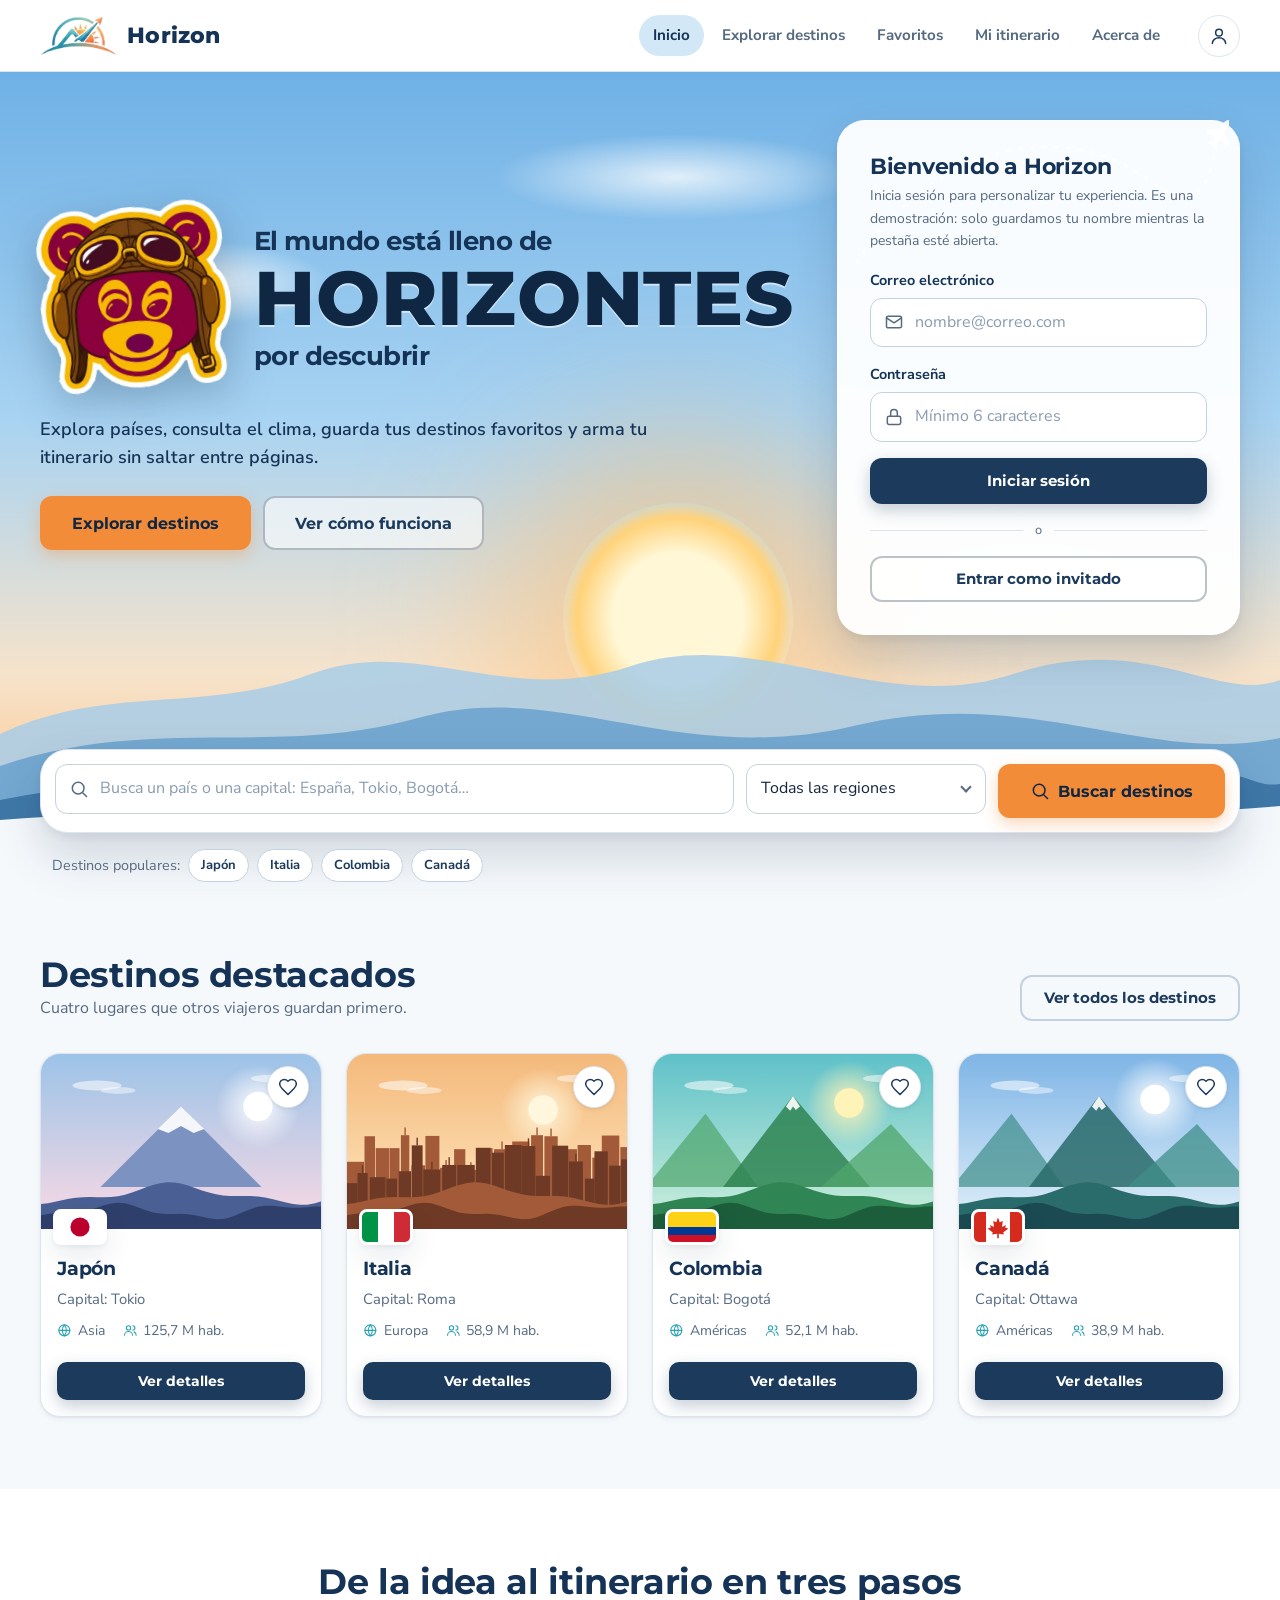
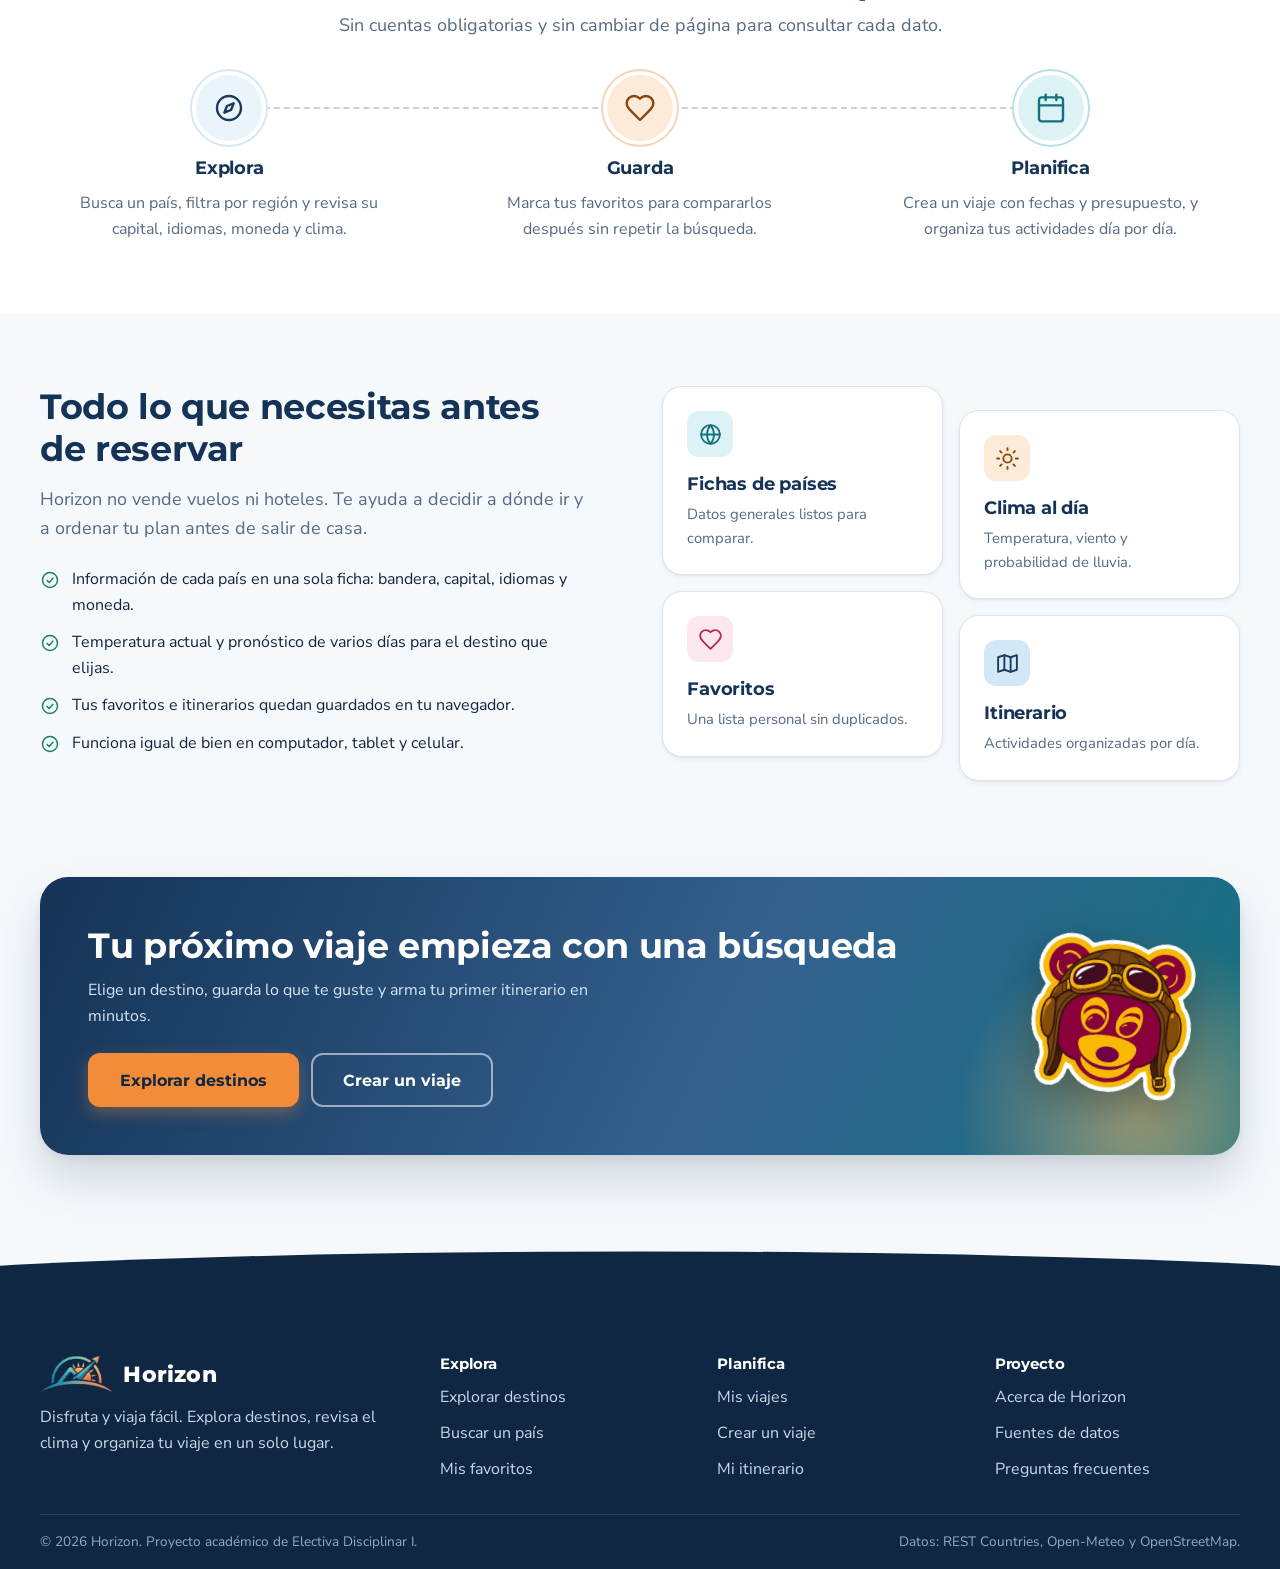
<file: index.html>
<!DOCTYPE html>
<html lang="es">
<head>
  <meta charset="utf-8">
  <meta name="viewport" content="width=device-width, initial-scale=1">
  <title>Horizon | Explora destinos y planifica tu viaje</title>
  <meta name="description" content="Horizon reúne destinos, clima, favoritos e itinerarios en un solo lugar para planificar tu próximo viaje.">
  <meta name="theme-color" content="#1b3a5c">
  <link rel="icon" type="image/png" href="assets/img/mascota.png">
  <link rel="preconnect" href="https://fonts.googleapis.com"><link rel="preconnect" href="https://fonts.gstatic.com" crossorigin><link rel="stylesheet" href="https://fonts.googleapis.com/css2?family=Montserrat:wght@600;700;800&family=Nunito+Sans:wght@400;600;700&display=swap">
  <link rel="stylesheet" href="css/base.css">
  <link rel="stylesheet" href="css/components.css">
  <link rel="stylesheet" href="css/pages.css">
  <link rel="stylesheet" href="css/responsive.css">
</head>
<body class="page-home">
<svg xmlns="http://www.w3.org/2000/svg" width="0" height="0" style="position:absolute" aria-hidden="true" focusable="false"><symbol id="i-search" viewBox="0 0 24 24"><circle cx="11" cy="11" r="7"/><path d="m21 21-4.3-4.3"/></symbol><symbol id="i-pin" viewBox="0 0 24 24"><path d="M20 10c0 6-8 12-8 12S4 16 4 10a8 8 0 0 1 16 0Z"/><circle cx="12" cy="10" r="3"/></symbol><symbol id="i-calendar" viewBox="0 0 24 24"><rect x="3" y="4" width="18" height="18" rx="2"/><path d="M16 2v4M8 2v4M3 10h18"/></symbol><symbol id="i-clock" viewBox="0 0 24 24"><circle cx="12" cy="12" r="9"/><path d="M12 7v5l3 2"/></symbol><symbol id="i-user" viewBox="0 0 24 24"><circle cx="12" cy="8" r="4"/><path d="M4 21c0-4 3.6-7 8-7s8 3 8 7"/></symbol><symbol id="i-users" viewBox="0 0 24 24"><circle cx="9" cy="8" r="3.5"/><path d="M2.5 20c0-3.5 3-6 6.5-6s6.5 2.5 6.5 6"/><path d="M16 4.5a3.5 3.5 0 0 1 0 7M18 14.5c2.2.8 3.5 2.8 3.5 5.5"/></symbol><symbol id="i-plane" viewBox="0 0 24 24"><path d="M17.8 19.2 16 11l3.5-3.5C21 6 21.5 4 21 3c-1-.5-3 0-4.5 1.5L13 8 4.8 6.2c-.5-.1-.9.1-1.1.5l-.3.5c-.2.5-.1 1 .3 1.3L9 12l-2 3H4l-1 1 3 2 2 3 1-1v-3l3-2 3.5 5.3c.3.4.8.5 1.3.3l.5-.2c.4-.3.6-.7.5-1.2z"/></symbol><symbol id="i-heart" viewBox="0 0 24 24"><path d="M19 14c1.5-1.5 3-3.2 3-5.5A5.5 5.5 0 0 0 16.5 3c-1.8 0-3 .5-4.5 2-1.5-1.5-2.7-2-4.5-2A5.5 5.5 0 0 0 2 8.5c0 2.3 1.5 4 3 5.5l7 7Z"/></symbol><symbol id="i-bookmark" viewBox="0 0 24 24"><path d="m19 21-7-4-7 4V5a2 2 0 0 1 2-2h10a2 2 0 0 1 2 2v16Z"/></symbol><symbol id="i-chevron-right" viewBox="0 0 24 24"><path d="m9 18 6-6-6-6"/></symbol><symbol id="i-chevron-left" viewBox="0 0 24 24"><path d="m15 18-6-6 6-6"/></symbol><symbol id="i-arrow-left" viewBox="0 0 24 24"><path d="M19 12H5M12 19l-7-7 7-7"/></symbol><symbol id="i-arrow-right" viewBox="0 0 24 24"><path d="M5 12h14M12 5l7 7-7 7"/></symbol><symbol id="i-dots" viewBox="0 0 24 24"><circle cx="12" cy="5" r="1.4" fill="currentColor"/><circle cx="12" cy="12" r="1.4" fill="currentColor"/><circle cx="12" cy="19" r="1.4" fill="currentColor"/></symbol><symbol id="i-plus" viewBox="0 0 24 24"><path d="M12 5v14M5 12h14"/></symbol><symbol id="i-trash" viewBox="0 0 24 24"><path d="M3 6h18M8 6V4a1 1 0 0 1 1-1h6a1 1 0 0 1 1 1v2M19 6l-1 14a2 2 0 0 1-2 2H8a2 2 0 0 1-2-2L5 6M10 11v6M14 11v6"/></symbol><symbol id="i-edit" viewBox="0 0 24 24"><path d="M12 20h9"/><path d="M16.5 3.5a2.1 2.1 0 0 1 3 3L7 19l-4 1 1-4Z"/></symbol><symbol id="i-check" viewBox="0 0 24 24"><path d="M20 6 9 17l-5-5"/></symbol><symbol id="i-x" viewBox="0 0 24 24"><path d="M18 6 6 18M6 6l12 12"/></symbol><symbol id="i-info" viewBox="0 0 24 24"><circle cx="12" cy="12" r="9"/><path d="M12 16v-4M12 8h.01"/></symbol><symbol id="i-alert" viewBox="0 0 24 24"><circle cx="12" cy="12" r="9"/><path d="M12 8v4M12 16h.01"/></symbol><symbol id="i-check-circle" viewBox="0 0 24 24"><circle cx="12" cy="12" r="9"/><path d="m8.5 12.5 2.5 2.5 4.5-5"/></symbol><symbol id="i-sun" viewBox="0 0 24 24"><circle cx="12" cy="12" r="4"/><path d="M12 2v2M12 20v2M4.9 4.9l1.4 1.4M17.7 17.7l1.4 1.4M2 12h2M20 12h2M4.9 19.1l1.4-1.4M17.7 6.3l1.4-1.4"/></symbol><symbol id="i-cloud" viewBox="0 0 24 24"><path d="M17.5 19H9a7 7 0 1 1 6.71-9h1.79a4.5 4.5 0 1 1 0 9Z"/></symbol><symbol id="i-cloud-sun" viewBox="0 0 24 24"><path d="M12 2v2M4.9 4.9l1.4 1.4M2 12h2M20 12h2M17.7 6.3l1.4-1.4"/><path d="M15.9 12.1a4 4 0 0 0-7.7-.9"/><path d="M13 22H7a5 5 0 1 1 4.9-6H13a3 3 0 0 1 0 6Z"/></symbol><symbol id="i-cloud-rain" viewBox="0 0 24 24"><path d="M4 14.9A7 7 0 1 1 15.7 8h1.8a4.5 4.5 0 0 1 2.5 8.2"/><path d="M16 14v6M8 14v6M12 16v6"/></symbol><symbol id="i-wind" viewBox="0 0 24 24"><path d="M17.7 7.7a2.5 2.5 0 1 1 1.8 4.3H2M9.6 4.6A2 2 0 1 1 11 8H2M12.6 19.4A2 2 0 1 0 14 16H2"/></symbol><symbol id="i-thermometer" viewBox="0 0 24 24"><path d="M14 14.8V4a2 2 0 0 0-4 0v10.8a4 4 0 1 0 4 0Z"/></symbol><symbol id="i-droplet" viewBox="0 0 24 24"><path d="M12 22a7 7 0 0 0 7-7c0-4-7-12-7-12S5 11 5 15a7 7 0 0 0 7 7Z"/></symbol><symbol id="i-globe" viewBox="0 0 24 24"><circle cx="12" cy="12" r="9"/><path d="M3 12h18M12 3a14 14 0 0 1 0 18M12 3a14 14 0 0 0 0 18"/></symbol><symbol id="i-compass" viewBox="0 0 24 24"><circle cx="12" cy="12" r="9"/><path d="m15.5 8.5-2 5-5 2 2-5Z"/></symbol><symbol id="i-coin" viewBox="0 0 24 24"><circle cx="12" cy="12" r="9"/><path d="M14.8 9.2c-.6-.8-1.6-1.2-2.8-1.2-1.7 0-2.8.8-2.8 2 0 3 5.6 1.5 5.6 4.2 0 1.2-1.2 2-2.8 2-1.3 0-2.4-.5-3-1.4M12 6.5V8m0 8v1.5"/></symbol><symbol id="i-language" viewBox="0 0 24 24"><path d="m5 8 6 6M4 14l6-6 2-3M2 5h12M7 2h1M22 22l-5-10-5 10M14 18h6"/></symbol><symbol id="i-landmark" viewBox="0 0 24 24"><path d="M3 22h18M6 18v-7M10 18v-7M14 18v-7M18 18v-7M12 2 3 7h18ZM3 18h18"/></symbol><symbol id="i-tree" viewBox="0 0 24 24"><path d="M12 22v-6"/><path d="M12 16c4 0 7-3 7-6.5S15.5 3 12 3 5 6 5 9.5 8 16 12 16Z"/></symbol><symbol id="i-museum" viewBox="0 0 24 24"><path d="M3 21h18M5 21V10M9.5 21V10M14.5 21V10M19 21V10M2.5 10 12 4l9.5 6Z"/></symbol><symbol id="i-briefcase" viewBox="0 0 24 24"><rect x="2" y="7" width="20" height="14" rx="2"/><path d="M16 21V5a2 2 0 0 0-2-2h-4a2 2 0 0 0-2 2v16"/></symbol><symbol id="i-file-text" viewBox="0 0 24 24"><path d="M14 2H6a2 2 0 0 0-2 2v16a2 2 0 0 0 2 2h12a2 2 0 0 0 2-2V8Z"/><path d="M14 2v6h6M8 13h8M8 17h8M8 9h2"/></symbol><symbol id="i-menu" viewBox="0 0 24 24"><path d="M4 6h16M4 12h16M4 18h16"/></symbol><symbol id="i-mail" viewBox="0 0 24 24"><rect x="3" y="5" width="18" height="14" rx="2"/><path d="m3 7 9 6 9-6"/></symbol><symbol id="i-lock" viewBox="0 0 24 24"><rect x="4" y="11" width="16" height="10" rx="2"/><path d="M8 11V7a4 4 0 0 1 8 0v4"/></symbol><symbol id="i-map" viewBox="0 0 24 24"><path d="M9 4 3 6v14l6-2 6 2 6-2V4l-6 2Z"/><path d="M9 4v14M15 6v14"/></symbol><symbol id="i-star" viewBox="0 0 24 24"><path d="m12 3 2.7 5.6 6.1.9-4.4 4.3 1 6.1L12 17l-5.4 2.9 1-6.1L3.2 9.5l6.1-.9Z"/></symbol><symbol id="i-external" viewBox="0 0 24 24"><path d="M18 13v6a2 2 0 0 1-2 2H5a2 2 0 0 1-2-2V8a2 2 0 0 1 2-2h6M15 3h6v6M10 14 21 3"/></symbol><symbol id="i-share" viewBox="0 0 24 24"><circle cx="18" cy="5" r="3"/><circle cx="6" cy="12" r="3"/><circle cx="18" cy="19" r="3"/><path d="m8.6 13.5 6.8 4M15.4 6.5l-6.8 4"/></symbol><symbol id="i-save" viewBox="0 0 24 24"><path d="M19 21H5a2 2 0 0 1-2-2V5a2 2 0 0 1 2-2h11l5 5v11a2 2 0 0 1-2 2Z"/><path d="M17 21v-8H7v8M7 3v5h8"/></symbol><symbol id="i-utensils" viewBox="0 0 24 24"><path d="M3 2v7a2 2 0 0 0 2 2h4a2 2 0 0 0 2-2V2M7 2v20M21 15V2a5 5 0 0 0-5 5v6a2 2 0 0 0 2 2h3Zm0 0v7"/></symbol><symbol id="i-code" viewBox="0 0 24 24"><path d="m16 18 6-6-6-6M8 6l-6 6 6 6"/></symbol><symbol id="i-sparkle" viewBox="0 0 24 24"><path d="m12 3 1.9 5.1L19 10l-5.1 1.9L12 17l-1.9-5.1L5 10l5.1-1.9ZM19 15l.8 2.2L22 18l-2.2.8L19 21l-.8-2.2L16 18l2.2-.8Z"/></symbol><symbol id="i-snowflake" viewBox="0 0 24 24"><path d="M12 2v20M4.9 7.5l14.2 9M4.9 16.5l14.2-9M9 4l3 2 3-2M9 20l3-2 3 2"/></symbol><symbol id="i-zap" viewBox="0 0 24 24"><path d="M13 2 4 14h7l-1 8 9-12h-7Z"/></symbol><symbol id="i-refresh" viewBox="0 0 24 24"><path d="M21 12a9 9 0 1 1-3-6.7L21 8M21 3v5h-5"/></symbol><symbol id="i-log-out" viewBox="0 0 24 24"><path d="M9 21H5a2 2 0 0 1-2-2V5a2 2 0 0 1 2-2h4M16 17l5-5-5-5M21 12H9"/></symbol></svg>
<a class="skip-link" href="#contenido">Saltar al contenido</a>

<header class="site-header">
  <div class="container navbar">
    <a class="navbar__brand" href="index.html" aria-label="Horizon, ir al inicio">
      <img src="assets/img/logo-mark.png" alt="" width="191" height="99">
      <span>Horizon</span>
    </a>
    <nav class="navbar__menu" id="nav-menu" aria-label="Navegación principal"><a class="navbar__link is-active" href="index.html" aria-current="page">Inicio</a><a class="navbar__link" href="explorar.html">Explorar destinos</a><a class="navbar__link" href="favoritos.html">Favoritos</a><a class="navbar__link" href="mis-viajes.html">Mi itinerario</a><a class="navbar__link" href="acerca-de.html">Acerca de</a></nav>
    <div class="navbar__actions has-menu">
      <button class="icon-btn" type="button" data-menu-toggle aria-expanded="false" aria-controls="user-menu" aria-haspopup="true" aria-label="Abrir menú de usuario"><svg class="icon" aria-hidden="true" focusable="false"><use href="#i-user"/></svg></button>
      <div class="menu" id="user-menu" hidden>
        <p class="menu__hello" data-session-hello hidden></p>
        <a class="menu__item" href="index.html#acceso" data-session-login><svg class="icon" aria-hidden="true" focusable="false"><use href="#i-lock"/></svg>Iniciar sesión</a>
        <a class="menu__item" href="favoritos.html"><svg class="icon" aria-hidden="true" focusable="false"><use href="#i-heart"/></svg>Mis favoritos</a>
        <a class="menu__item" href="mis-viajes.html"><svg class="icon" aria-hidden="true" focusable="false"><use href="#i-briefcase"/></svg>Mis viajes</a>
        <div class="menu__sep" role="separator"></div>
        <a class="menu__item" href="crear-viaje.html"><svg class="icon" aria-hidden="true" focusable="false"><use href="#i-plus"/></svg>Crear un viaje</a>
        <button class="menu__item" type="button" data-session-logout hidden><svg class="icon" aria-hidden="true" focusable="false"><use href="#i-log-out"/></svg>Cerrar sesión</button>
      </div>
      <button class="icon-btn navbar__toggle" type="button" aria-expanded="false" aria-controls="nav-menu" aria-label="Abrir menú de navegación"><svg class="icon" aria-hidden="true" focusable="false"><use href="#i-menu"/></svg></button>
    </div>
  </div>
</header>
<main id="contenido">

<section class="hero" aria-labelledby="hero-title">
  <div class="hero__sun" aria-hidden="true"></div>
  <div class="hero__cloud hero__cloud--1" aria-hidden="true"></div>
  <div class="hero__cloud hero__cloud--2" aria-hidden="true"></div>
  <div class="hero__cloud hero__cloud--3" aria-hidden="true"></div>
  <svg class="hero__path" viewBox="0 0 380 170" fill="none" aria-hidden="true">
    <path d="M8 150C86 28 222 6 302 70c40 32 58 14 66-44" stroke="currentColor" stroke-width="2.6" stroke-dasharray="2 10" stroke-linecap="round" opacity=".9"/>
    <g transform="translate(350 10) rotate(-12)" fill="currentColor" stroke="none" opacity=".95"><use href="#i-plane" width="34" height="34"/></g>
  </svg>
  <svg class="hero__landscape" viewBox="0 0 1440 210" preserveAspectRatio="none" aria-hidden="true">
    <path d="M0 118C120 68 230 98 350 58s220 34 360-8 280 52 430 8 230 30 300 6V210H0Z" fill="#a9cde8" opacity=".85"/>
    <path d="M0 150C170 98 310 142 470 102s290 50 490 8 330 40 480 12V210H0Z" fill="#74a8d0"/>
    <path d="M0 184C210 146 400 190 620 160s400 38 590 6 190 8 230 2V210H0Z" fill="#3f78a8"/>
    <path d="M0 204C240 186 520 210 770 198s440 10 670-8V210H0Z" fill="#f6f9fc"/>
  </svg>

  <div class="container hero__inner">
    <div class="hero__content">
      <div class="hero__intro">
        <img class="hero__mascot" src="assets/img/mascota.png" alt="Mascota de Horizon: un oso con casco de aviador" width="536" height="523">
        <h1 class="hero__title" id="hero-title">
          <span class="hero__kicker">El mundo está lleno de</span>
          <span class="hero__word">HORIZONTES</span>
          <span class="hero__kicker">por descubrir</span>
        </h1>
      </div>
      <p class="lead hero__lead">Explora países, consulta el clima, guarda tus destinos favoritos y arma tu itinerario sin saltar entre páginas.</p>
      <div class="hero__cta">
        <a class="btn btn--accent btn--lg" href="destinos.html">Explorar destinos</a>
        <a class="btn btn--outline btn--lg" href="#como-funciona">Ver cómo funciona</a>
      </div>
    </div>

    <aside class="login-card" id="acceso" aria-labelledby="login-title">
      <div id="login-panel">
        <div>
          <h2 id="login-title">Bienvenido a Horizon</h2>
          <p class="text-muted text-small" style="margin-top:6px">Inicia sesión para personalizar tu experiencia. Es una demostración: solo guardamos tu nombre mientras la pestaña esté abierta.</p>
        </div>
        <form id="login-form" novalidate style="margin-top:16px">
          <div class="login-form__fields">
            
<div class="field">
  <label class="field__label" for="login-email">Correo electrónico</label>
  <div class="field__control"><svg class="icon" aria-hidden="true" focusable="false"><use href="#i-mail"/></svg><input class="input" id="login-email" name="email" type="email" autocomplete="email" placeholder="nombre@correo.com" required aria-describedby="login-email-error"></div>
  <p class="field__error" id="login-email-error"><svg class="icon" aria-hidden="true" focusable="false"><use href="#i-alert"/></svg><span>Escribe un correo válido</span></p>
</div>
            
<div class="field">
  <label class="field__label" for="login-pass">Contraseña</label>
  <div class="field__control"><svg class="icon" aria-hidden="true" focusable="false"><use href="#i-lock"/></svg><input class="input" id="login-pass" name="password" type="password" autocomplete="current-password" placeholder="Mínimo 6 caracteres" required aria-describedby="login-pass-error"></div>
  <p class="field__error" id="login-pass-error"><svg class="icon" aria-hidden="true" focusable="false"><use href="#i-alert"/></svg><span>La contraseña debe tener al menos 6 caracteres</span></p>
</div>
          </div>
          <button class="btn btn--primary btn--block" type="submit">Iniciar sesión</button>
        </form>
        <div class="login-card__sep" style="margin-top:16px"><span>o</span></div>
        <a class="btn btn--outline btn--block" id="guest-btn" href="explorar.html" style="margin-top:16px">Entrar como invitado</a>
      </div>
      <div class="login-welcome" id="login-welcome" hidden>
        <div>
          <h2>Hola, <span id="welcome-name"></span></h2>
          <p class="text-muted text-small" style="margin-top:6px">Tu sesión está activa. ¿A dónde quieres ir hoy?</p>
        </div>
        <a class="btn btn--primary btn--block" href="explorar.html">Continuar a explorar</a>
        <button class="btn btn--outline btn--block" type="button" data-session-logout><svg class="icon" aria-hidden="true" focusable="false"><use href="#i-log-out"/></svg>Cerrar sesión</button>
      </div>
    </aside>
  </div>
</section>

<section class="quick-search" aria-label="Buscar destinos">
  <div class="container">
    <form class="quick-search__form" action="destinos.html" method="get" role="search">
      <div class="field">
        <label class="sr-only" for="home-q">Busca un país o una capital</label>
        <div class="field__control"><svg class="icon" aria-hidden="true" focusable="false"><use href="#i-search"/></svg><input class="input" id="home-q" name="q" type="search" placeholder="Busca un país o una capital: España, Tokio, Bogotá…" autocomplete="off"></div>
      </div>
      <div class="field">
        <label class="sr-only" for="home-region">Región</label>
        <div class="field__control field__control--select"><select class="select" id="home-region" name="region"><option value="">Todas las regiones</option><option value="Américas">Américas</option><option value="Europa">Europa</option><option value="Asia">Asia</option><option value="África">África</option></select></div>
      </div>
      <button class="btn btn--accent btn--lg" type="submit"><svg class="icon" aria-hidden="true" focusable="false"><use href="#i-search"/></svg>Buscar destinos</button>
    </form>
    <div class="quick-search__chips">
      <span>Destinos populares:</span>
      <a class="chip chip--outline" href="destinos.html?q=Japón">Japón</a>
      <a class="chip chip--outline" href="destinos.html?q=Italia">Italia</a>
      <a class="chip chip--outline" href="destinos.html?q=Colombia">Colombia</a>
      <a class="chip chip--outline" href="destinos.html?q=Canadá">Canadá</a>
    </div>
  </div>
</section>

<section class="section" aria-labelledby="destacados-title">
  <div class="container">
    <div class="section-head section-head--row">
      <div>
        <h2 id="destacados-title">Destinos destacados</h2>
        <p class="text-muted">Cuatro lugares que otros viajeros guardan primero.</p>
      </div>
      <a class="btn btn--outline" href="destinos.html">Ver todos los destinos</a>
    </div>
    <div class="grid-4" id="featured-grid" aria-live="polite" aria-busy="false"></div>
  </div>
</section>

<section class="section section--white" id="como-funciona" aria-labelledby="pasos-title">
  <div class="container">
    <div class="section-head section-head--center">
      <h2 id="pasos-title">De la idea al itinerario en tres pasos</h2>
      <p class="lead">Sin cuentas obligatorias y sin cambiar de página para consultar cada dato.</p>
    </div>
    <ol class="steps">
      <li class="step">
        <span class="step__icon"><svg class="icon" aria-hidden="true" focusable="false"><use href="#i-compass"/></svg></span>
        <h3>Explora</h3>
        <p>Busca un país, filtra por región y revisa su capital, idiomas, moneda y clima.</p>
      </li>
      <li class="step">
        <span class="step__icon"><svg class="icon" aria-hidden="true" focusable="false"><use href="#i-heart"/></svg></span>
        <h3>Guarda</h3>
        <p>Marca tus favoritos para compararlos después sin repetir la búsqueda.</p>
      </li>
      <li class="step">
        <span class="step__icon"><svg class="icon" aria-hidden="true" focusable="false"><use href="#i-calendar"/></svg></span>
        <h3>Planifica</h3>
        <p>Crea un viaje con fechas y presupuesto, y organiza tus actividades día por día.</p>
      </li>
    </ol>
  </div>
</section>

<section class="section" aria-labelledby="todo-title">
  <div class="container split">
    <div class="split__text">
      <h2 id="todo-title">Todo lo que necesitas antes de reservar</h2>
      <p class="lead">Horizon no vende vuelos ni hoteles. Te ayuda a decidir a dónde ir y a ordenar tu plan antes de salir de casa.</p>
      <ul class="checklist">
        <li><svg class="icon" aria-hidden="true" focusable="false"><use href="#i-check-circle"/></svg><span>Información de cada país en una sola ficha: bandera, capital, idiomas y moneda.</span></li>
        <li><svg class="icon" aria-hidden="true" focusable="false"><use href="#i-check-circle"/></svg><span>Temperatura actual y pronóstico de varios días para el destino que elijas.</span></li>
        <li><svg class="icon" aria-hidden="true" focusable="false"><use href="#i-check-circle"/></svg><span>Tus favoritos e itinerarios quedan guardados en tu navegador.</span></li>
        <li><svg class="icon" aria-hidden="true" focusable="false"><use href="#i-check-circle"/></svg><span>Funciona igual de bien en computador, tablet y celular.</span></li>
      </ul>
    </div>
    <div class="feature-grid">
      <div class="feature"><span class="feature__icon feature__icon--teal"><svg class="icon" aria-hidden="true" focusable="false"><use href="#i-globe"/></svg></span><h3>Fichas de países</h3><p>Datos generales listos para comparar.</p></div>
      <div class="feature"><span class="feature__icon feature__icon--orange"><svg class="icon" aria-hidden="true" focusable="false"><use href="#i-sun"/></svg></span><h3>Clima al día</h3><p>Temperatura, viento y probabilidad de lluvia.</p></div>
      <div class="feature"><span class="feature__icon feature__icon--rose"><svg class="icon" aria-hidden="true" focusable="false"><use href="#i-heart"/></svg></span><h3>Favoritos</h3><p>Una lista personal sin duplicados.</p></div>
      <div class="feature"><span class="feature__icon feature__icon--navy"><svg class="icon" aria-hidden="true" focusable="false"><use href="#i-map"/></svg></span><h3>Itinerario</h3><p>Actividades organizadas por día.</p></div>
    </div>
  </div>
</section>

<section class="section--tight" aria-labelledby="cta-title">
  <div class="container">
    <div class="cta-band">
      <div>
        <h2 id="cta-title">Tu próximo viaje empieza con una búsqueda</h2>
        <p>Elige un destino, guarda lo que te guste y arma tu primer itinerario en minutos.</p>
        <div class="cta-band__actions">
          <a class="btn btn--accent btn--lg" href="destinos.html">Explorar destinos</a>
          <a class="btn btn--outline-light btn--lg" href="crear-viaje.html">Crear un viaje</a>
        </div>
      </div>
      <img class="cta-band__mascot" src="assets/img/mascota.png" alt="" width="536" height="523" loading="lazy">
    </div>
  </div>
</section>
</main>
<footer class="site-footer">
  <div class="container">
    <div class="footer__grid">
      <div class="footer__brand">
        <a class="navbar__brand" href="index.html"><img src="assets/img/logo-mark.png" alt="" width="191" height="99"><span>Horizon</span></a>
        <p>Disfruta y viaja fácil. Explora destinos, revisa el clima y organiza tu viaje en un solo lugar.</p>
      </div>
      <div>
        <h2 class="footer__title">Explora</h2>
        <ul class="footer__links">
          <li><a href="explorar.html">Explorar destinos</a></li>
          <li><a href="destinos.html">Buscar un país</a></li>
          <li><a href="favoritos.html">Mis favoritos</a></li>
        </ul>
      </div>
      <div>
        <h2 class="footer__title">Planifica</h2>
        <ul class="footer__links">
          <li><a href="mis-viajes.html">Mis viajes</a></li>
          <li><a href="crear-viaje.html">Crear un viaje</a></li>
          <li><a href="itinerario.html">Mi itinerario</a></li>
        </ul>
      </div>
      <div>
        <h2 class="footer__title">Proyecto</h2>
        <ul class="footer__links">
          <li><a href="acerca-de.html">Acerca de Horizon</a></li>
          <li><a href="acerca-de.html#datos">Fuentes de datos</a></li>
          <li><a href="acerca-de.html#preguntas">Preguntas frecuentes</a></li>
        </ul>
      </div>
    </div>
    <div class="footer__bottom">
      <p>© 2026 Horizon. Proyecto académico de Electiva Disciplinar I.</p>
      <p>Datos: REST Countries, Open-Meteo y OpenStreetMap.</p>
    </div>
  </div>
</footer>
<div class="toast-region" id="toast-region" role="status" aria-live="polite"></div>
<script src="js/config.js" defer></script>
<script src="js/utils.js" defer></script>
<script src="js/storage.js" defer></script>
<script src="js/api.js" defer></script>
<script src="js/ui.js" defer></script>
<script src="js/pages/home.js" defer></script>
</body>
</html>
</file>
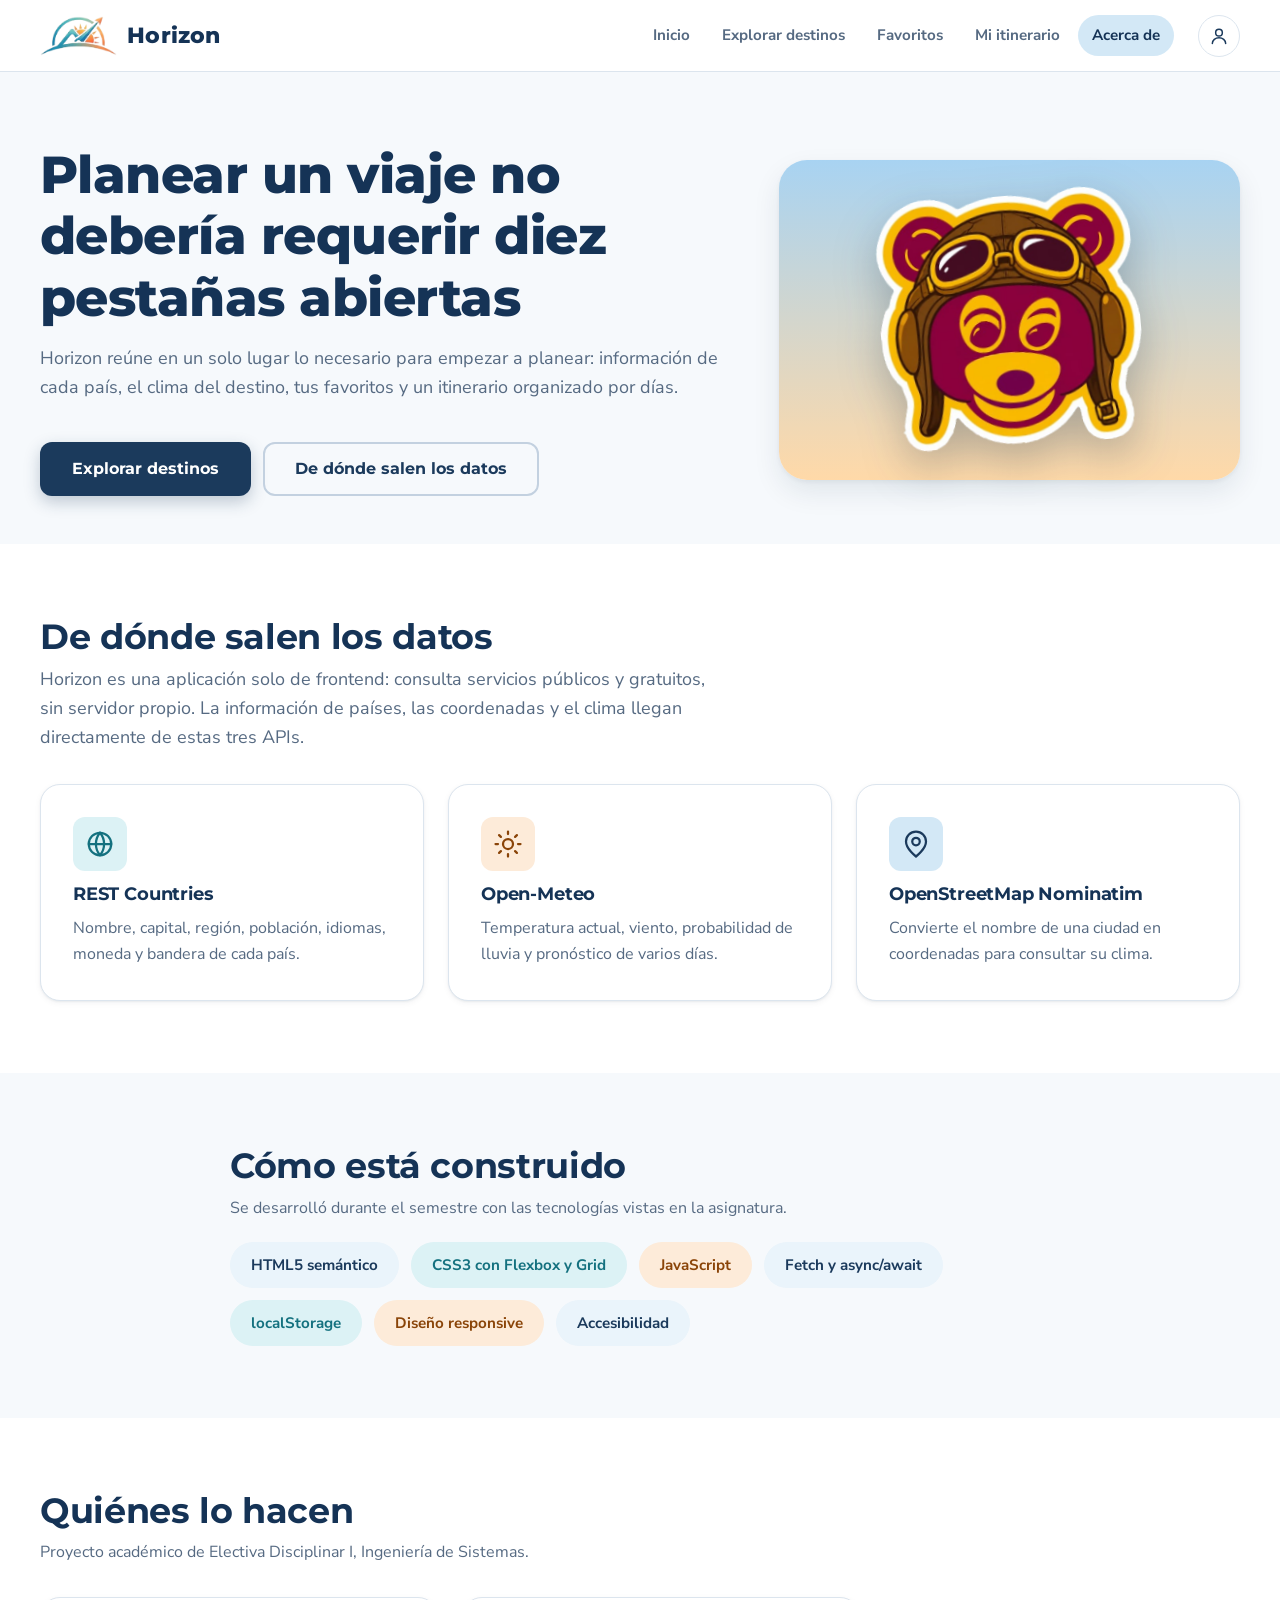
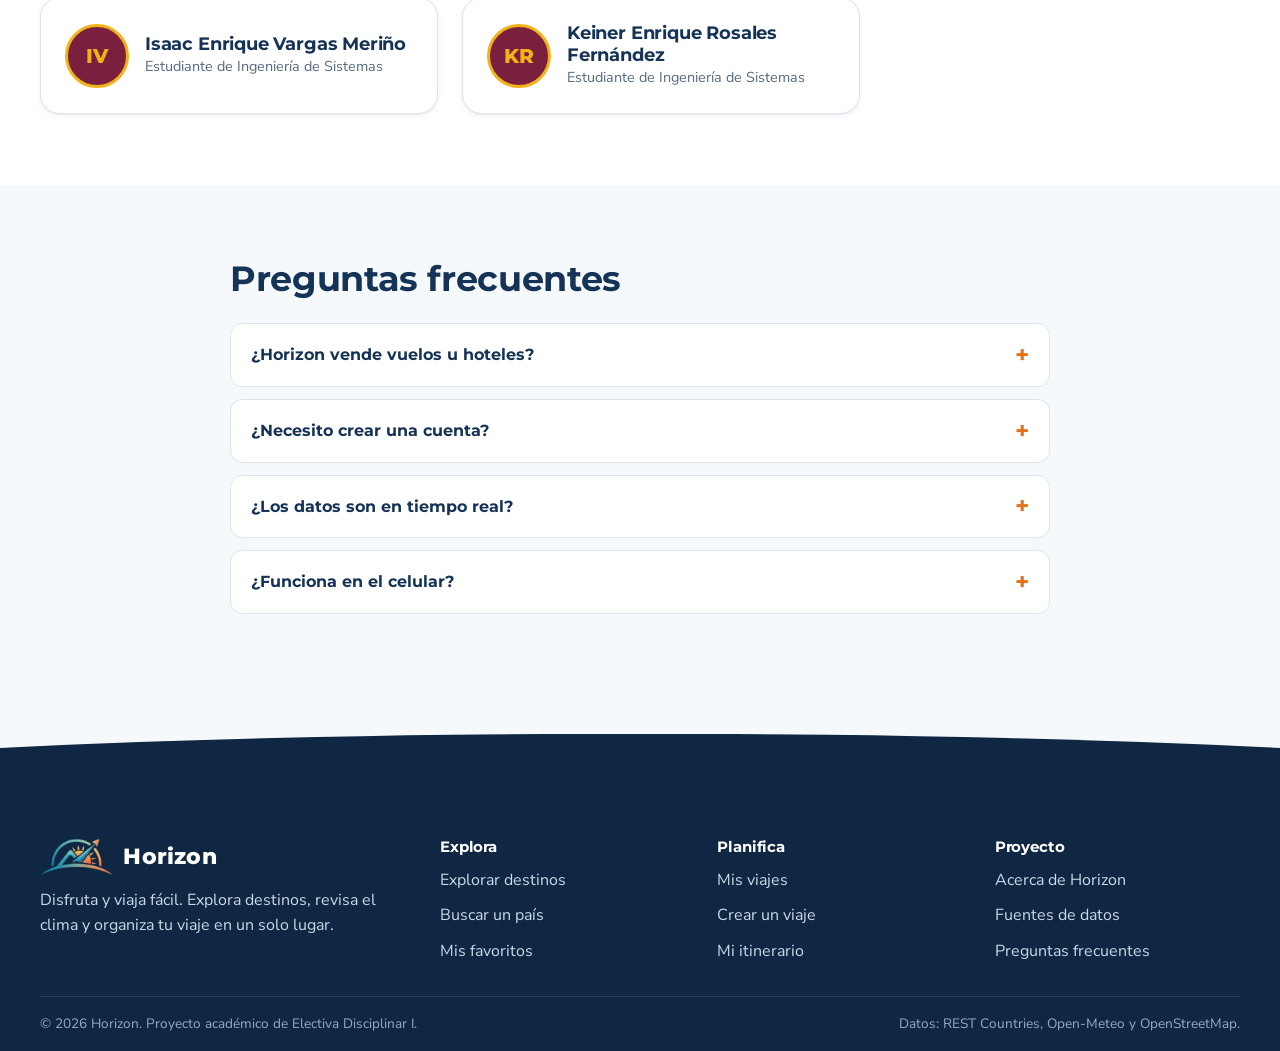
<file: acerca-de.html>
<!DOCTYPE html>
<html lang="es">
<head>
  <meta charset="utf-8">
  <meta name="viewport" content="width=device-width, initial-scale=1">
  <title>Acerca de | Horizon</title>
  <meta name="description" content="Qué es Horizon, de dónde salen sus datos y quiénes lo desarrollan.">
  <meta name="theme-color" content="#1b3a5c">
  <link rel="icon" type="image/png" href="assets/img/mascota.png">
  <link rel="preconnect" href="https://fonts.googleapis.com"><link rel="preconnect" href="https://fonts.gstatic.com" crossorigin><link rel="stylesheet" href="https://fonts.googleapis.com/css2?family=Montserrat:wght@600;700;800&family=Nunito+Sans:wght@400;600;700&display=swap">
  <link rel="stylesheet" href="css/base.css">
  <link rel="stylesheet" href="css/components.css">
  <link rel="stylesheet" href="css/pages.css">
  <link rel="stylesheet" href="css/responsive.css">
</head>
<body class="">
<svg xmlns="http://www.w3.org/2000/svg" width="0" height="0" style="position:absolute" aria-hidden="true" focusable="false"><symbol id="i-search" viewBox="0 0 24 24"><circle cx="11" cy="11" r="7"/><path d="m21 21-4.3-4.3"/></symbol><symbol id="i-pin" viewBox="0 0 24 24"><path d="M20 10c0 6-8 12-8 12S4 16 4 10a8 8 0 0 1 16 0Z"/><circle cx="12" cy="10" r="3"/></symbol><symbol id="i-calendar" viewBox="0 0 24 24"><rect x="3" y="4" width="18" height="18" rx="2"/><path d="M16 2v4M8 2v4M3 10h18"/></symbol><symbol id="i-clock" viewBox="0 0 24 24"><circle cx="12" cy="12" r="9"/><path d="M12 7v5l3 2"/></symbol><symbol id="i-user" viewBox="0 0 24 24"><circle cx="12" cy="8" r="4"/><path d="M4 21c0-4 3.6-7 8-7s8 3 8 7"/></symbol><symbol id="i-users" viewBox="0 0 24 24"><circle cx="9" cy="8" r="3.5"/><path d="M2.5 20c0-3.5 3-6 6.5-6s6.5 2.5 6.5 6"/><path d="M16 4.5a3.5 3.5 0 0 1 0 7M18 14.5c2.2.8 3.5 2.8 3.5 5.5"/></symbol><symbol id="i-plane" viewBox="0 0 24 24"><path d="M17.8 19.2 16 11l3.5-3.5C21 6 21.5 4 21 3c-1-.5-3 0-4.5 1.5L13 8 4.8 6.2c-.5-.1-.9.1-1.1.5l-.3.5c-.2.5-.1 1 .3 1.3L9 12l-2 3H4l-1 1 3 2 2 3 1-1v-3l3-2 3.5 5.3c.3.4.8.5 1.3.3l.5-.2c.4-.3.6-.7.5-1.2z"/></symbol><symbol id="i-heart" viewBox="0 0 24 24"><path d="M19 14c1.5-1.5 3-3.2 3-5.5A5.5 5.5 0 0 0 16.5 3c-1.8 0-3 .5-4.5 2-1.5-1.5-2.7-2-4.5-2A5.5 5.5 0 0 0 2 8.5c0 2.3 1.5 4 3 5.5l7 7Z"/></symbol><symbol id="i-bookmark" viewBox="0 0 24 24"><path d="m19 21-7-4-7 4V5a2 2 0 0 1 2-2h10a2 2 0 0 1 2 2v16Z"/></symbol><symbol id="i-chevron-right" viewBox="0 0 24 24"><path d="m9 18 6-6-6-6"/></symbol><symbol id="i-chevron-left" viewBox="0 0 24 24"><path d="m15 18-6-6 6-6"/></symbol><symbol id="i-arrow-left" viewBox="0 0 24 24"><path d="M19 12H5M12 19l-7-7 7-7"/></symbol><symbol id="i-arrow-right" viewBox="0 0 24 24"><path d="M5 12h14M12 5l7 7-7 7"/></symbol><symbol id="i-dots" viewBox="0 0 24 24"><circle cx="12" cy="5" r="1.4" fill="currentColor"/><circle cx="12" cy="12" r="1.4" fill="currentColor"/><circle cx="12" cy="19" r="1.4" fill="currentColor"/></symbol><symbol id="i-plus" viewBox="0 0 24 24"><path d="M12 5v14M5 12h14"/></symbol><symbol id="i-trash" viewBox="0 0 24 24"><path d="M3 6h18M8 6V4a1 1 0 0 1 1-1h6a1 1 0 0 1 1 1v2M19 6l-1 14a2 2 0 0 1-2 2H8a2 2 0 0 1-2-2L5 6M10 11v6M14 11v6"/></symbol><symbol id="i-edit" viewBox="0 0 24 24"><path d="M12 20h9"/><path d="M16.5 3.5a2.1 2.1 0 0 1 3 3L7 19l-4 1 1-4Z"/></symbol><symbol id="i-check" viewBox="0 0 24 24"><path d="M20 6 9 17l-5-5"/></symbol><symbol id="i-x" viewBox="0 0 24 24"><path d="M18 6 6 18M6 6l12 12"/></symbol><symbol id="i-info" viewBox="0 0 24 24"><circle cx="12" cy="12" r="9"/><path d="M12 16v-4M12 8h.01"/></symbol><symbol id="i-alert" viewBox="0 0 24 24"><circle cx="12" cy="12" r="9"/><path d="M12 8v4M12 16h.01"/></symbol><symbol id="i-check-circle" viewBox="0 0 24 24"><circle cx="12" cy="12" r="9"/><path d="m8.5 12.5 2.5 2.5 4.5-5"/></symbol><symbol id="i-sun" viewBox="0 0 24 24"><circle cx="12" cy="12" r="4"/><path d="M12 2v2M12 20v2M4.9 4.9l1.4 1.4M17.7 17.7l1.4 1.4M2 12h2M20 12h2M4.9 19.1l1.4-1.4M17.7 6.3l1.4-1.4"/></symbol><symbol id="i-cloud" viewBox="0 0 24 24"><path d="M17.5 19H9a7 7 0 1 1 6.71-9h1.79a4.5 4.5 0 1 1 0 9Z"/></symbol><symbol id="i-cloud-sun" viewBox="0 0 24 24"><path d="M12 2v2M4.9 4.9l1.4 1.4M2 12h2M20 12h2M17.7 6.3l1.4-1.4"/><path d="M15.9 12.1a4 4 0 0 0-7.7-.9"/><path d="M13 22H7a5 5 0 1 1 4.9-6H13a3 3 0 0 1 0 6Z"/></symbol><symbol id="i-cloud-rain" viewBox="0 0 24 24"><path d="M4 14.9A7 7 0 1 1 15.7 8h1.8a4.5 4.5 0 0 1 2.5 8.2"/><path d="M16 14v6M8 14v6M12 16v6"/></symbol><symbol id="i-wind" viewBox="0 0 24 24"><path d="M17.7 7.7a2.5 2.5 0 1 1 1.8 4.3H2M9.6 4.6A2 2 0 1 1 11 8H2M12.6 19.4A2 2 0 1 0 14 16H2"/></symbol><symbol id="i-thermometer" viewBox="0 0 24 24"><path d="M14 14.8V4a2 2 0 0 0-4 0v10.8a4 4 0 1 0 4 0Z"/></symbol><symbol id="i-droplet" viewBox="0 0 24 24"><path d="M12 22a7 7 0 0 0 7-7c0-4-7-12-7-12S5 11 5 15a7 7 0 0 0 7 7Z"/></symbol><symbol id="i-globe" viewBox="0 0 24 24"><circle cx="12" cy="12" r="9"/><path d="M3 12h18M12 3a14 14 0 0 1 0 18M12 3a14 14 0 0 0 0 18"/></symbol><symbol id="i-compass" viewBox="0 0 24 24"><circle cx="12" cy="12" r="9"/><path d="m15.5 8.5-2 5-5 2 2-5Z"/></symbol><symbol id="i-coin" viewBox="0 0 24 24"><circle cx="12" cy="12" r="9"/><path d="M14.8 9.2c-.6-.8-1.6-1.2-2.8-1.2-1.7 0-2.8.8-2.8 2 0 3 5.6 1.5 5.6 4.2 0 1.2-1.2 2-2.8 2-1.3 0-2.4-.5-3-1.4M12 6.5V8m0 8v1.5"/></symbol><symbol id="i-language" viewBox="0 0 24 24"><path d="m5 8 6 6M4 14l6-6 2-3M2 5h12M7 2h1M22 22l-5-10-5 10M14 18h6"/></symbol><symbol id="i-landmark" viewBox="0 0 24 24"><path d="M3 22h18M6 18v-7M10 18v-7M14 18v-7M18 18v-7M12 2 3 7h18ZM3 18h18"/></symbol><symbol id="i-tree" viewBox="0 0 24 24"><path d="M12 22v-6"/><path d="M12 16c4 0 7-3 7-6.5S15.5 3 12 3 5 6 5 9.5 8 16 12 16Z"/></symbol><symbol id="i-museum" viewBox="0 0 24 24"><path d="M3 21h18M5 21V10M9.5 21V10M14.5 21V10M19 21V10M2.5 10 12 4l9.5 6Z"/></symbol><symbol id="i-briefcase" viewBox="0 0 24 24"><rect x="2" y="7" width="20" height="14" rx="2"/><path d="M16 21V5a2 2 0 0 0-2-2h-4a2 2 0 0 0-2 2v16"/></symbol><symbol id="i-file-text" viewBox="0 0 24 24"><path d="M14 2H6a2 2 0 0 0-2 2v16a2 2 0 0 0 2 2h12a2 2 0 0 0 2-2V8Z"/><path d="M14 2v6h6M8 13h8M8 17h8M8 9h2"/></symbol><symbol id="i-menu" viewBox="0 0 24 24"><path d="M4 6h16M4 12h16M4 18h16"/></symbol><symbol id="i-mail" viewBox="0 0 24 24"><rect x="3" y="5" width="18" height="14" rx="2"/><path d="m3 7 9 6 9-6"/></symbol><symbol id="i-lock" viewBox="0 0 24 24"><rect x="4" y="11" width="16" height="10" rx="2"/><path d="M8 11V7a4 4 0 0 1 8 0v4"/></symbol><symbol id="i-map" viewBox="0 0 24 24"><path d="M9 4 3 6v14l6-2 6 2 6-2V4l-6 2Z"/><path d="M9 4v14M15 6v14"/></symbol><symbol id="i-star" viewBox="0 0 24 24"><path d="m12 3 2.7 5.6 6.1.9-4.4 4.3 1 6.1L12 17l-5.4 2.9 1-6.1L3.2 9.5l6.1-.9Z"/></symbol><symbol id="i-external" viewBox="0 0 24 24"><path d="M18 13v6a2 2 0 0 1-2 2H5a2 2 0 0 1-2-2V8a2 2 0 0 1 2-2h6M15 3h6v6M10 14 21 3"/></symbol><symbol id="i-share" viewBox="0 0 24 24"><circle cx="18" cy="5" r="3"/><circle cx="6" cy="12" r="3"/><circle cx="18" cy="19" r="3"/><path d="m8.6 13.5 6.8 4M15.4 6.5l-6.8 4"/></symbol><symbol id="i-save" viewBox="0 0 24 24"><path d="M19 21H5a2 2 0 0 1-2-2V5a2 2 0 0 1 2-2h11l5 5v11a2 2 0 0 1-2 2Z"/><path d="M17 21v-8H7v8M7 3v5h8"/></symbol><symbol id="i-utensils" viewBox="0 0 24 24"><path d="M3 2v7a2 2 0 0 0 2 2h4a2 2 0 0 0 2-2V2M7 2v20M21 15V2a5 5 0 0 0-5 5v6a2 2 0 0 0 2 2h3Zm0 0v7"/></symbol><symbol id="i-code" viewBox="0 0 24 24"><path d="m16 18 6-6-6-6M8 6l-6 6 6 6"/></symbol><symbol id="i-sparkle" viewBox="0 0 24 24"><path d="m12 3 1.9 5.1L19 10l-5.1 1.9L12 17l-1.9-5.1L5 10l5.1-1.9ZM19 15l.8 2.2L22 18l-2.2.8L19 21l-.8-2.2L16 18l2.2-.8Z"/></symbol><symbol id="i-snowflake" viewBox="0 0 24 24"><path d="M12 2v20M4.9 7.5l14.2 9M4.9 16.5l14.2-9M9 4l3 2 3-2M9 20l3-2 3 2"/></symbol><symbol id="i-zap" viewBox="0 0 24 24"><path d="M13 2 4 14h7l-1 8 9-12h-7Z"/></symbol><symbol id="i-refresh" viewBox="0 0 24 24"><path d="M21 12a9 9 0 1 1-3-6.7L21 8M21 3v5h-5"/></symbol><symbol id="i-log-out" viewBox="0 0 24 24"><path d="M9 21H5a2 2 0 0 1-2-2V5a2 2 0 0 1 2-2h4M16 17l5-5-5-5M21 12H9"/></symbol></svg>
<a class="skip-link" href="#contenido">Saltar al contenido</a>

<header class="site-header">
  <div class="container navbar">
    <a class="navbar__brand" href="index.html" aria-label="Horizon, ir al inicio">
      <img src="assets/img/logo-mark.png" alt="" width="191" height="99">
      <span>Horizon</span>
    </a>
    <nav class="navbar__menu" id="nav-menu" aria-label="Navegación principal"><a class="navbar__link" href="index.html">Inicio</a><a class="navbar__link" href="explorar.html">Explorar destinos</a><a class="navbar__link" href="favoritos.html">Favoritos</a><a class="navbar__link" href="mis-viajes.html">Mi itinerario</a><a class="navbar__link is-active" href="acerca-de.html" aria-current="page">Acerca de</a></nav>
    <div class="navbar__actions has-menu">
      <button class="icon-btn" type="button" data-menu-toggle aria-expanded="false" aria-controls="user-menu" aria-haspopup="true" aria-label="Abrir menú de usuario"><svg class="icon" aria-hidden="true" focusable="false"><use href="#i-user"/></svg></button>
      <div class="menu" id="user-menu" hidden>
        <p class="menu__hello" data-session-hello hidden></p>
        <a class="menu__item" href="index.html#acceso" data-session-login><svg class="icon" aria-hidden="true" focusable="false"><use href="#i-lock"/></svg>Iniciar sesión</a>
        <a class="menu__item" href="favoritos.html"><svg class="icon" aria-hidden="true" focusable="false"><use href="#i-heart"/></svg>Mis favoritos</a>
        <a class="menu__item" href="mis-viajes.html"><svg class="icon" aria-hidden="true" focusable="false"><use href="#i-briefcase"/></svg>Mis viajes</a>
        <div class="menu__sep" role="separator"></div>
        <a class="menu__item" href="crear-viaje.html"><svg class="icon" aria-hidden="true" focusable="false"><use href="#i-plus"/></svg>Crear un viaje</a>
        <button class="menu__item" type="button" data-session-logout hidden><svg class="icon" aria-hidden="true" focusable="false"><use href="#i-log-out"/></svg>Cerrar sesión</button>
      </div>
      <button class="icon-btn navbar__toggle" type="button" aria-expanded="false" aria-controls="nav-menu" aria-label="Abrir menú de navegación"><svg class="icon" aria-hidden="true" focusable="false"><use href="#i-menu"/></svg></button>
    </div>
  </div>
</header>
<main id="contenido">

<div class="container">
  <section class="about-hero" aria-labelledby="about-title">
    <div class="split__text">
      <h1 id="about-title">Planear un viaje no debería requerir diez pestañas abiertas</h1>
      <p class="lead">Horizon reúne en un solo lugar lo necesario para empezar a planear: información de cada país, el clima del destino, tus favoritos y un itinerario organizado por días.</p>
      <div class="hero__cta">
        <a class="btn btn--primary btn--lg" href="destinos.html">Explorar destinos</a>
        <a class="btn btn--outline btn--lg" href="#datos">De dónde salen los datos</a>
      </div>
    </div>
    <div class="about-hero__art"><img src="assets/img/mascota.png" alt="Mascota de Horizon, un oso con casco de aviador" width="536" height="523"></div>
  </section>
</div>

<section class="section section--white" id="datos" aria-labelledby="datos-title">
  <div class="container">
    <div class="section-head">
      <h2 id="datos-title">De dónde salen los datos</h2>
      <p class="lead">Horizon es una aplicación solo de frontend: consulta servicios públicos y gratuitos, sin servidor propio. La información de países, las coordenadas y el clima llegan directamente de estas tres APIs.</p>
    </div>
    <div class="grid-3">
      <article class="card api-card"><span class="api-card__icon"><svg class="icon" aria-hidden="true" focusable="false"><use href="#i-globe"/></svg></span><h3>REST Countries</h3><p>Nombre, capital, región, población, idiomas, moneda y bandera de cada país.</p></article>
      <article class="card api-card"><span class="api-card__icon"><svg class="icon" aria-hidden="true" focusable="false"><use href="#i-sun"/></svg></span><h3>Open-Meteo</h3><p>Temperatura actual, viento, probabilidad de lluvia y pronóstico de varios días.</p></article>
      <article class="card api-card"><span class="api-card__icon"><svg class="icon" aria-hidden="true" focusable="false"><use href="#i-pin"/></svg></span><h3>OpenStreetMap Nominatim</h3><p>Convierte el nombre de una ciudad en coordenadas para consultar su clima.</p></article>
    </div>
  </div>
</section>

<section class="section" aria-labelledby="tec-title">
  <div class="container narrow">
    <h2 id="tec-title">Cómo está construido</h2>
    <p class="text-muted" style="margin:10px 0 20px">Se desarrolló durante el semestre con las tecnologías vistas en la asignatura.</p>
    <div class="chip-row">
      <span class="chip chip--lg">HTML5 semántico</span><span class="chip chip--teal chip--lg">CSS3 con Flexbox y Grid</span>
      <span class="chip chip--orange chip--lg">JavaScript</span><span class="chip chip--lg">Fetch y async/await</span>
      <span class="chip chip--teal chip--lg">localStorage</span><span class="chip chip--orange chip--lg">Diseño responsive</span>
      <span class="chip chip--lg">Accesibilidad</span>
    </div>
  </div>
</section>

<section class="section section--white" aria-labelledby="equipo-title">
  <div class="container">
    <div class="section-head">
      <h2 id="equipo-title">Quiénes lo hacen</h2>
      <p class="text-muted">Proyecto académico de Electiva Disciplinar I, Ingeniería de Sistemas.</p>
    </div>
    <div class="team-grid">
      <article class="card team-card"><span class="team-card__avatar" aria-hidden="true">IV</span><div><h3>Isaac Enrique Vargas Meriño</h3><p>Estudiante de Ingeniería de Sistemas</p></div></article>
      <article class="card team-card"><span class="team-card__avatar" aria-hidden="true">KR</span><div><h3>Keiner Enrique Rosales Fernández</h3><p>Estudiante de Ingeniería de Sistemas</p></div></article>
    </div>
  </div>
</section>

<section class="section" id="preguntas" aria-labelledby="faq-title">
  <div class="container narrow">
    <h2 id="faq-title" style="margin-bottom:24px">Preguntas frecuentes</h2>
    <div class="accordion">
      <details><summary>¿Horizon vende vuelos u hoteles?</summary><p>No. Es una herramienta para la planificación inicial: explorar destinos, revisar el clima y organizar un itinerario.</p></details>
      <details><summary>¿Necesito crear una cuenta?</summary><p>No. El inicio de sesión es una demostración: solo guarda tu nombre mientras la pestaña esté abierta (sessionStorage). Tus favoritos, viajes e itinerarios se guardan en tu propio navegador (localStorage).</p></details>
      <details><summary>¿Los datos son en tiempo real?</summary><p>Sí. La información de países y el clima se consulta a servicios públicos cuando abres un destino. Para ir más rápido, algunas respuestas se guardan unos minutos en tu navegador.</p></details>
      <details><summary>¿Funciona en el celular?</summary><p>Sí. El diseño se adapta a computador, tablet y celular.</p></details>
    </div>
  </div>
</section>
</main>
<footer class="site-footer">
  <div class="container">
    <div class="footer__grid">
      <div class="footer__brand">
        <a class="navbar__brand" href="index.html"><img src="assets/img/logo-mark.png" alt="" width="191" height="99"><span>Horizon</span></a>
        <p>Disfruta y viaja fácil. Explora destinos, revisa el clima y organiza tu viaje en un solo lugar.</p>
      </div>
      <div>
        <h2 class="footer__title">Explora</h2>
        <ul class="footer__links">
          <li><a href="explorar.html">Explorar destinos</a></li>
          <li><a href="destinos.html">Buscar un país</a></li>
          <li><a href="favoritos.html">Mis favoritos</a></li>
        </ul>
      </div>
      <div>
        <h2 class="footer__title">Planifica</h2>
        <ul class="footer__links">
          <li><a href="mis-viajes.html">Mis viajes</a></li>
          <li><a href="crear-viaje.html">Crear un viaje</a></li>
          <li><a href="itinerario.html">Mi itinerario</a></li>
        </ul>
      </div>
      <div>
        <h2 class="footer__title">Proyecto</h2>
        <ul class="footer__links">
          <li><a href="acerca-de.html">Acerca de Horizon</a></li>
          <li><a href="acerca-de.html#datos">Fuentes de datos</a></li>
          <li><a href="acerca-de.html#preguntas">Preguntas frecuentes</a></li>
        </ul>
      </div>
    </div>
    <div class="footer__bottom">
      <p>© 2026 Horizon. Proyecto académico de Electiva Disciplinar I.</p>
      <p>Datos: REST Countries, Open-Meteo y OpenStreetMap.</p>
    </div>
  </div>
</footer>
<div class="toast-region" id="toast-region" role="status" aria-live="polite"></div>
<script src="js/config.js" defer></script>
<script src="js/utils.js" defer></script>
<script src="js/storage.js" defer></script>
<script src="js/api.js" defer></script>
<script src="js/ui.js" defer></script>
</body>
</html>
</file>
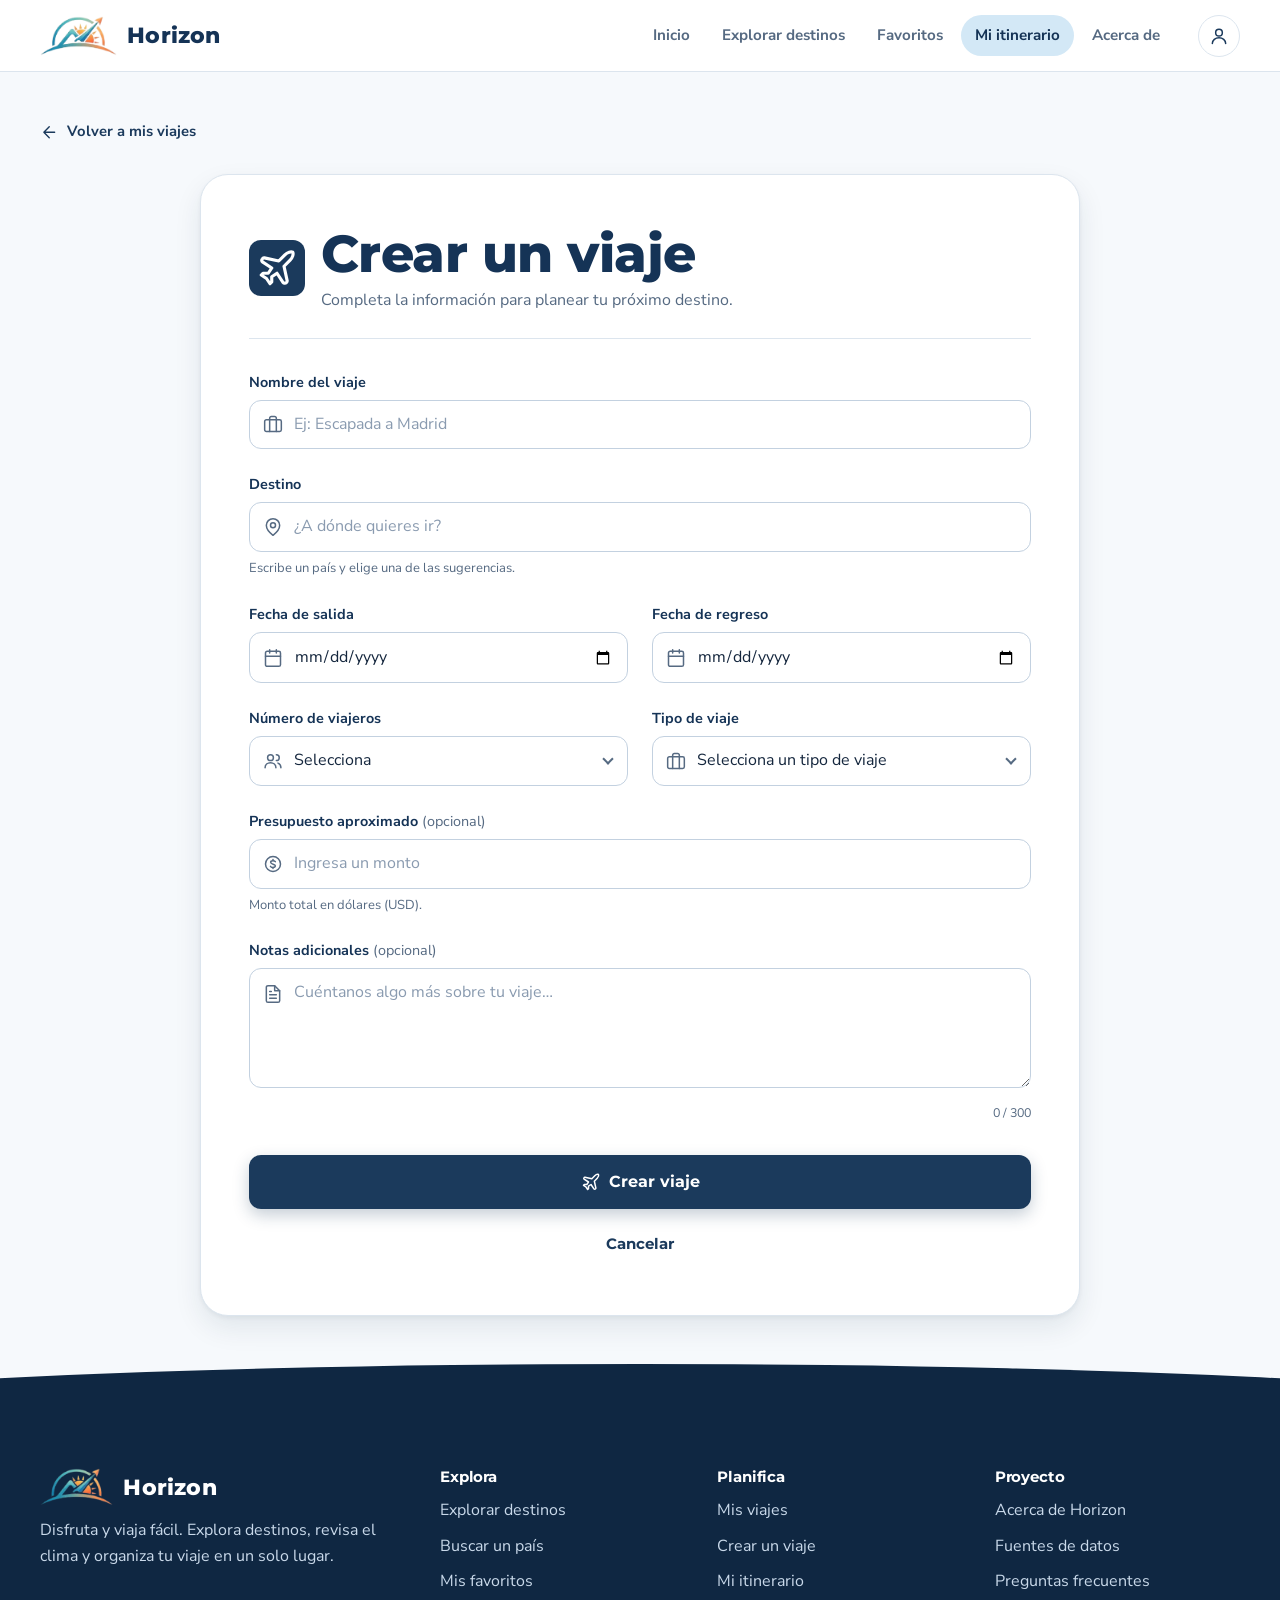
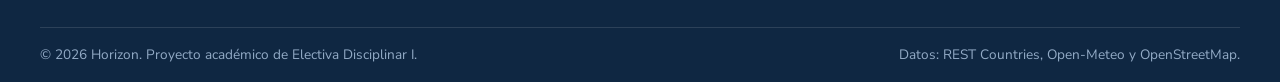
<file: crear-viaje.html>
<!DOCTYPE html>
<html lang="es">
<head>
  <meta charset="utf-8">
  <meta name="viewport" content="width=device-width, initial-scale=1">
  <title>Crear un viaje | Horizon</title>
  <meta name="description" content="Completa el formulario para crear tu próximo viaje.">
  <meta name="theme-color" content="#1b3a5c">
  <link rel="icon" type="image/png" href="assets/img/mascota.png">
  <link rel="preconnect" href="https://fonts.googleapis.com"><link rel="preconnect" href="https://fonts.gstatic.com" crossorigin><link rel="stylesheet" href="https://fonts.googleapis.com/css2?family=Montserrat:wght@600;700;800&family=Nunito+Sans:wght@400;600;700&display=swap">
  <link rel="stylesheet" href="css/base.css">
  <link rel="stylesheet" href="css/components.css">
  <link rel="stylesheet" href="css/pages.css">
  <link rel="stylesheet" href="css/responsive.css">
</head>
<body class="">
<svg xmlns="http://www.w3.org/2000/svg" width="0" height="0" style="position:absolute" aria-hidden="true" focusable="false"><symbol id="i-search" viewBox="0 0 24 24"><circle cx="11" cy="11" r="7"/><path d="m21 21-4.3-4.3"/></symbol><symbol id="i-pin" viewBox="0 0 24 24"><path d="M20 10c0 6-8 12-8 12S4 16 4 10a8 8 0 0 1 16 0Z"/><circle cx="12" cy="10" r="3"/></symbol><symbol id="i-calendar" viewBox="0 0 24 24"><rect x="3" y="4" width="18" height="18" rx="2"/><path d="M16 2v4M8 2v4M3 10h18"/></symbol><symbol id="i-clock" viewBox="0 0 24 24"><circle cx="12" cy="12" r="9"/><path d="M12 7v5l3 2"/></symbol><symbol id="i-user" viewBox="0 0 24 24"><circle cx="12" cy="8" r="4"/><path d="M4 21c0-4 3.6-7 8-7s8 3 8 7"/></symbol><symbol id="i-users" viewBox="0 0 24 24"><circle cx="9" cy="8" r="3.5"/><path d="M2.5 20c0-3.5 3-6 6.5-6s6.5 2.5 6.5 6"/><path d="M16 4.5a3.5 3.5 0 0 1 0 7M18 14.5c2.2.8 3.5 2.8 3.5 5.5"/></symbol><symbol id="i-plane" viewBox="0 0 24 24"><path d="M17.8 19.2 16 11l3.5-3.5C21 6 21.5 4 21 3c-1-.5-3 0-4.5 1.5L13 8 4.8 6.2c-.5-.1-.9.1-1.1.5l-.3.5c-.2.5-.1 1 .3 1.3L9 12l-2 3H4l-1 1 3 2 2 3 1-1v-3l3-2 3.5 5.3c.3.4.8.5 1.3.3l.5-.2c.4-.3.6-.7.5-1.2z"/></symbol><symbol id="i-heart" viewBox="0 0 24 24"><path d="M19 14c1.5-1.5 3-3.2 3-5.5A5.5 5.5 0 0 0 16.5 3c-1.8 0-3 .5-4.5 2-1.5-1.5-2.7-2-4.5-2A5.5 5.5 0 0 0 2 8.5c0 2.3 1.5 4 3 5.5l7 7Z"/></symbol><symbol id="i-bookmark" viewBox="0 0 24 24"><path d="m19 21-7-4-7 4V5a2 2 0 0 1 2-2h10a2 2 0 0 1 2 2v16Z"/></symbol><symbol id="i-chevron-right" viewBox="0 0 24 24"><path d="m9 18 6-6-6-6"/></symbol><symbol id="i-chevron-left" viewBox="0 0 24 24"><path d="m15 18-6-6 6-6"/></symbol><symbol id="i-arrow-left" viewBox="0 0 24 24"><path d="M19 12H5M12 19l-7-7 7-7"/></symbol><symbol id="i-arrow-right" viewBox="0 0 24 24"><path d="M5 12h14M12 5l7 7-7 7"/></symbol><symbol id="i-dots" viewBox="0 0 24 24"><circle cx="12" cy="5" r="1.4" fill="currentColor"/><circle cx="12" cy="12" r="1.4" fill="currentColor"/><circle cx="12" cy="19" r="1.4" fill="currentColor"/></symbol><symbol id="i-plus" viewBox="0 0 24 24"><path d="M12 5v14M5 12h14"/></symbol><symbol id="i-trash" viewBox="0 0 24 24"><path d="M3 6h18M8 6V4a1 1 0 0 1 1-1h6a1 1 0 0 1 1 1v2M19 6l-1 14a2 2 0 0 1-2 2H8a2 2 0 0 1-2-2L5 6M10 11v6M14 11v6"/></symbol><symbol id="i-edit" viewBox="0 0 24 24"><path d="M12 20h9"/><path d="M16.5 3.5a2.1 2.1 0 0 1 3 3L7 19l-4 1 1-4Z"/></symbol><symbol id="i-check" viewBox="0 0 24 24"><path d="M20 6 9 17l-5-5"/></symbol><symbol id="i-x" viewBox="0 0 24 24"><path d="M18 6 6 18M6 6l12 12"/></symbol><symbol id="i-info" viewBox="0 0 24 24"><circle cx="12" cy="12" r="9"/><path d="M12 16v-4M12 8h.01"/></symbol><symbol id="i-alert" viewBox="0 0 24 24"><circle cx="12" cy="12" r="9"/><path d="M12 8v4M12 16h.01"/></symbol><symbol id="i-check-circle" viewBox="0 0 24 24"><circle cx="12" cy="12" r="9"/><path d="m8.5 12.5 2.5 2.5 4.5-5"/></symbol><symbol id="i-sun" viewBox="0 0 24 24"><circle cx="12" cy="12" r="4"/><path d="M12 2v2M12 20v2M4.9 4.9l1.4 1.4M17.7 17.7l1.4 1.4M2 12h2M20 12h2M4.9 19.1l1.4-1.4M17.7 6.3l1.4-1.4"/></symbol><symbol id="i-cloud" viewBox="0 0 24 24"><path d="M17.5 19H9a7 7 0 1 1 6.71-9h1.79a4.5 4.5 0 1 1 0 9Z"/></symbol><symbol id="i-cloud-sun" viewBox="0 0 24 24"><path d="M12 2v2M4.9 4.9l1.4 1.4M2 12h2M20 12h2M17.7 6.3l1.4-1.4"/><path d="M15.9 12.1a4 4 0 0 0-7.7-.9"/><path d="M13 22H7a5 5 0 1 1 4.9-6H13a3 3 0 0 1 0 6Z"/></symbol><symbol id="i-cloud-rain" viewBox="0 0 24 24"><path d="M4 14.9A7 7 0 1 1 15.7 8h1.8a4.5 4.5 0 0 1 2.5 8.2"/><path d="M16 14v6M8 14v6M12 16v6"/></symbol><symbol id="i-wind" viewBox="0 0 24 24"><path d="M17.7 7.7a2.5 2.5 0 1 1 1.8 4.3H2M9.6 4.6A2 2 0 1 1 11 8H2M12.6 19.4A2 2 0 1 0 14 16H2"/></symbol><symbol id="i-thermometer" viewBox="0 0 24 24"><path d="M14 14.8V4a2 2 0 0 0-4 0v10.8a4 4 0 1 0 4 0Z"/></symbol><symbol id="i-droplet" viewBox="0 0 24 24"><path d="M12 22a7 7 0 0 0 7-7c0-4-7-12-7-12S5 11 5 15a7 7 0 0 0 7 7Z"/></symbol><symbol id="i-globe" viewBox="0 0 24 24"><circle cx="12" cy="12" r="9"/><path d="M3 12h18M12 3a14 14 0 0 1 0 18M12 3a14 14 0 0 0 0 18"/></symbol><symbol id="i-compass" viewBox="0 0 24 24"><circle cx="12" cy="12" r="9"/><path d="m15.5 8.5-2 5-5 2 2-5Z"/></symbol><symbol id="i-coin" viewBox="0 0 24 24"><circle cx="12" cy="12" r="9"/><path d="M14.8 9.2c-.6-.8-1.6-1.2-2.8-1.2-1.7 0-2.8.8-2.8 2 0 3 5.6 1.5 5.6 4.2 0 1.2-1.2 2-2.8 2-1.3 0-2.4-.5-3-1.4M12 6.5V8m0 8v1.5"/></symbol><symbol id="i-language" viewBox="0 0 24 24"><path d="m5 8 6 6M4 14l6-6 2-3M2 5h12M7 2h1M22 22l-5-10-5 10M14 18h6"/></symbol><symbol id="i-landmark" viewBox="0 0 24 24"><path d="M3 22h18M6 18v-7M10 18v-7M14 18v-7M18 18v-7M12 2 3 7h18ZM3 18h18"/></symbol><symbol id="i-tree" viewBox="0 0 24 24"><path d="M12 22v-6"/><path d="M12 16c4 0 7-3 7-6.5S15.5 3 12 3 5 6 5 9.5 8 16 12 16Z"/></symbol><symbol id="i-museum" viewBox="0 0 24 24"><path d="M3 21h18M5 21V10M9.5 21V10M14.5 21V10M19 21V10M2.5 10 12 4l9.5 6Z"/></symbol><symbol id="i-briefcase" viewBox="0 0 24 24"><rect x="2" y="7" width="20" height="14" rx="2"/><path d="M16 21V5a2 2 0 0 0-2-2h-4a2 2 0 0 0-2 2v16"/></symbol><symbol id="i-file-text" viewBox="0 0 24 24"><path d="M14 2H6a2 2 0 0 0-2 2v16a2 2 0 0 0 2 2h12a2 2 0 0 0 2-2V8Z"/><path d="M14 2v6h6M8 13h8M8 17h8M8 9h2"/></symbol><symbol id="i-menu" viewBox="0 0 24 24"><path d="M4 6h16M4 12h16M4 18h16"/></symbol><symbol id="i-mail" viewBox="0 0 24 24"><rect x="3" y="5" width="18" height="14" rx="2"/><path d="m3 7 9 6 9-6"/></symbol><symbol id="i-lock" viewBox="0 0 24 24"><rect x="4" y="11" width="16" height="10" rx="2"/><path d="M8 11V7a4 4 0 0 1 8 0v4"/></symbol><symbol id="i-map" viewBox="0 0 24 24"><path d="M9 4 3 6v14l6-2 6 2 6-2V4l-6 2Z"/><path d="M9 4v14M15 6v14"/></symbol><symbol id="i-star" viewBox="0 0 24 24"><path d="m12 3 2.7 5.6 6.1.9-4.4 4.3 1 6.1L12 17l-5.4 2.9 1-6.1L3.2 9.5l6.1-.9Z"/></symbol><symbol id="i-external" viewBox="0 0 24 24"><path d="M18 13v6a2 2 0 0 1-2 2H5a2 2 0 0 1-2-2V8a2 2 0 0 1 2-2h6M15 3h6v6M10 14 21 3"/></symbol><symbol id="i-share" viewBox="0 0 24 24"><circle cx="18" cy="5" r="3"/><circle cx="6" cy="12" r="3"/><circle cx="18" cy="19" r="3"/><path d="m8.6 13.5 6.8 4M15.4 6.5l-6.8 4"/></symbol><symbol id="i-save" viewBox="0 0 24 24"><path d="M19 21H5a2 2 0 0 1-2-2V5a2 2 0 0 1 2-2h11l5 5v11a2 2 0 0 1-2 2Z"/><path d="M17 21v-8H7v8M7 3v5h8"/></symbol><symbol id="i-utensils" viewBox="0 0 24 24"><path d="M3 2v7a2 2 0 0 0 2 2h4a2 2 0 0 0 2-2V2M7 2v20M21 15V2a5 5 0 0 0-5 5v6a2 2 0 0 0 2 2h3Zm0 0v7"/></symbol><symbol id="i-code" viewBox="0 0 24 24"><path d="m16 18 6-6-6-6M8 6l-6 6 6 6"/></symbol><symbol id="i-sparkle" viewBox="0 0 24 24"><path d="m12 3 1.9 5.1L19 10l-5.1 1.9L12 17l-1.9-5.1L5 10l5.1-1.9ZM19 15l.8 2.2L22 18l-2.2.8L19 21l-.8-2.2L16 18l2.2-.8Z"/></symbol><symbol id="i-snowflake" viewBox="0 0 24 24"><path d="M12 2v20M4.9 7.5l14.2 9M4.9 16.5l14.2-9M9 4l3 2 3-2M9 20l3-2 3 2"/></symbol><symbol id="i-zap" viewBox="0 0 24 24"><path d="M13 2 4 14h7l-1 8 9-12h-7Z"/></symbol><symbol id="i-refresh" viewBox="0 0 24 24"><path d="M21 12a9 9 0 1 1-3-6.7L21 8M21 3v5h-5"/></symbol><symbol id="i-log-out" viewBox="0 0 24 24"><path d="M9 21H5a2 2 0 0 1-2-2V5a2 2 0 0 1 2-2h4M16 17l5-5-5-5M21 12H9"/></symbol></svg>
<a class="skip-link" href="#contenido">Saltar al contenido</a>

<header class="site-header">
  <div class="container navbar">
    <a class="navbar__brand" href="index.html" aria-label="Horizon, ir al inicio">
      <img src="assets/img/logo-mark.png" alt="" width="191" height="99">
      <span>Horizon</span>
    </a>
    <nav class="navbar__menu" id="nav-menu" aria-label="Navegación principal"><a class="navbar__link" href="index.html">Inicio</a><a class="navbar__link" href="explorar.html">Explorar destinos</a><a class="navbar__link" href="favoritos.html">Favoritos</a><a class="navbar__link is-active" href="mis-viajes.html" aria-current="page">Mi itinerario</a><a class="navbar__link" href="acerca-de.html">Acerca de</a></nav>
    <div class="navbar__actions has-menu">
      <button class="icon-btn" type="button" data-menu-toggle aria-expanded="false" aria-controls="user-menu" aria-haspopup="true" aria-label="Abrir menú de usuario"><svg class="icon" aria-hidden="true" focusable="false"><use href="#i-user"/></svg></button>
      <div class="menu" id="user-menu" hidden>
        <p class="menu__hello" data-session-hello hidden></p>
        <a class="menu__item" href="index.html#acceso" data-session-login><svg class="icon" aria-hidden="true" focusable="false"><use href="#i-lock"/></svg>Iniciar sesión</a>
        <a class="menu__item" href="favoritos.html"><svg class="icon" aria-hidden="true" focusable="false"><use href="#i-heart"/></svg>Mis favoritos</a>
        <a class="menu__item" href="mis-viajes.html"><svg class="icon" aria-hidden="true" focusable="false"><use href="#i-briefcase"/></svg>Mis viajes</a>
        <div class="menu__sep" role="separator"></div>
        <a class="menu__item" href="crear-viaje.html"><svg class="icon" aria-hidden="true" focusable="false"><use href="#i-plus"/></svg>Crear un viaje</a>
        <button class="menu__item" type="button" data-session-logout hidden><svg class="icon" aria-hidden="true" focusable="false"><use href="#i-log-out"/></svg>Cerrar sesión</button>
      </div>
      <button class="icon-btn navbar__toggle" type="button" aria-expanded="false" aria-controls="nav-menu" aria-label="Abrir menú de navegación"><svg class="icon" aria-hidden="true" focusable="false"><use href="#i-menu"/></svg></button>
    </div>
  </div>
</header>
<main id="contenido">

<div class="container">
  <header class="page-head">
    <a class="back-link" href="mis-viajes.html"><svg class="icon" aria-hidden="true" focusable="false"><use href="#i-arrow-left"/></svg>Volver a mis viajes</a>
  </header>

  <section class="form-card" aria-labelledby="form-title">
    <div class="form-card__head">
      <span class="page-head__icon"><svg class="icon icon--lg" aria-hidden="true" focusable="false"><use href="#i-plane"/></svg></span>
      <div>
        <h1 id="form-title">Crear un viaje</h1>
        <p id="form-subtitle">Completa la información para planear tu próximo destino.</p>
      </div>
    </div>

    <div class="form-alert" id="form-alert" role="alert"><svg class="icon" aria-hidden="true" focusable="false"><use href="#i-alert"/></svg><p id="form-alert-text">Revisa los campos marcados.</p></div>

    <form id="trip-form" novalidate>
      <div class="form-grid">
        
<div class="field field--full">
  <label class="field__label" for="t-name">Nombre del viaje</label>
  <div class="field__control"><svg class="icon" aria-hidden="true" focusable="false"><use href="#i-briefcase"/></svg><input class="input" id="t-name" name="nombre" type="text" placeholder="Ej: Escapada a Madrid" maxlength="60" required aria-describedby="t-name-error"></div>
  <p class="field__error" id="t-name-error"><svg class="icon" aria-hidden="true" focusable="false"><use href="#i-alert"/></svg><span>Escribe un nombre para tu viaje</span></p>
</div>
        
<div class="field field--full">
  <label class="field__label" for="t-dest">Destino</label>
  <div class="field__control"><svg class="icon" aria-hidden="true" focusable="false"><use href="#i-pin"/></svg><input class="input" id="t-dest" name="destino" type="text" list="dest-list" placeholder="¿A dónde quieres ir?" autocomplete="off" required aria-describedby="dest-hint t-dest-error"><datalist id="dest-list"></datalist></div>
  <p class="field__hint" id="dest-hint">Escribe un país y elige una de las sugerencias.</p><p class="field__error" id="t-dest-error"><svg class="icon" aria-hidden="true" focusable="false"><use href="#i-alert"/></svg><span>Indica a dónde quieres ir</span></p>
</div>
        
<div class="field">
  <label class="field__label" for="t-start">Fecha de salida</label>
  <div class="field__control"><svg class="icon" aria-hidden="true" focusable="false"><use href="#i-calendar"/></svg><input class="input" id="t-start" name="salida" type="date" required aria-describedby="t-start-error"></div>
  <p class="field__error" id="t-start-error"><svg class="icon" aria-hidden="true" focusable="false"><use href="#i-alert"/></svg><span>Selecciona la fecha de salida</span></p>
</div>
        
<div class="field">
  <label class="field__label" for="t-end">Fecha de regreso</label>
  <div class="field__control"><svg class="icon" aria-hidden="true" focusable="false"><use href="#i-calendar"/></svg><input class="input" id="t-end" name="regreso" type="date" required aria-describedby="t-end-error"></div>
  <p class="field__error" id="t-end-error"><svg class="icon" aria-hidden="true" focusable="false"><use href="#i-alert"/></svg><span>Selecciona la fecha de regreso</span></p>
</div>
        
<div class="field">
  <label class="field__label" for="t-people">Número de viajeros</label>
  <div class="field__control field__control--select"><svg class="icon" aria-hidden="true" focusable="false"><use href="#i-users"/></svg><select class="select" id="t-people" name="viajeros" required aria-describedby="t-people-error"></select></div>
  <p class="field__error" id="t-people-error"><svg class="icon" aria-hidden="true" focusable="false"><use href="#i-alert"/></svg><span>Selecciona el número de viajeros</span></p>
</div>
        
<div class="field">
  <label class="field__label" for="t-type">Tipo de viaje</label>
  <div class="field__control field__control--select"><svg class="icon" aria-hidden="true" focusable="false"><use href="#i-briefcase"/></svg><select class="select" id="t-type" name="tipo" required aria-describedby="t-type-error"></select></div>
  <p class="field__error" id="t-type-error"><svg class="icon" aria-hidden="true" focusable="false"><use href="#i-alert"/></svg><span>Selecciona un tipo de viaje</span></p>
</div>
        
<div class="field field--full">
  <label class="field__label" for="t-budget">Presupuesto aproximado <span class="optional">(opcional)</span></label>
  <div class="field__control"><svg class="icon" aria-hidden="true" focusable="false"><use href="#i-coin"/></svg><input class="input" id="t-budget" name="presupuesto" type="number" min="0" step="1" inputmode="numeric" placeholder="Ingresa un monto" aria-describedby="t-budget-hint t-budget-error"></div>
  <p class="field__hint" id="t-budget-hint">Monto total en dólares (USD).</p><p class="field__error" id="t-budget-error"><svg class="icon" aria-hidden="true" focusable="false"><use href="#i-alert"/></svg><span>El presupuesto debe ser un número mayor o igual a 0</span></p>
</div>
        
<div class="field field--full">
  <label class="field__label" for="t-notes">Notas adicionales <span class="optional">(opcional)</span></label>
  <div class="field__control field__control--textarea"><svg class="icon" aria-hidden="true" focusable="false"><use href="#i-file-text"/></svg><textarea class="textarea" id="t-notes" name="notas" placeholder="Cuéntanos algo más sobre tu viaje…" maxlength="320" aria-describedby="t-notes-error"></textarea></div><span class="field__counter" id="notes-counter">0 / 300</span>
  <p class="field__error" id="t-notes-error"><svg class="icon" aria-hidden="true" focusable="false"><use href="#i-alert"/></svg><span>Las notas no pueden superar los 300 caracteres</span></p>
</div>
      </div>
      <div class="form-actions">
        <button class="btn btn--primary btn--lg btn--block" type="submit"><svg class="icon" aria-hidden="true" focusable="false"><use href="#i-plane"/></svg><span id="submit-label">Crear viaje</span></button>
        <a class="btn btn--ghost" href="mis-viajes.html">Cancelar</a>
      </div>
    </form>
  </section>
</div>

<dialog class="modal" id="trip-success" aria-labelledby="trip-success-title">
  <div class="modal__body">
    <span class="modal__icon modal__icon--success"><svg class="icon icon--lg" aria-hidden="true" focusable="false"><use href="#i-check-circle"/></svg></span>
    <h2 id="trip-success-title">¡Viaje creado!</h2>
    <p><strong id="trip-success-name">Tu viaje</strong> quedó guardado en tu navegador y ya puedes armar su itinerario.</p>
  </div>
  <div class="modal__footer">
    <button class="btn btn--outline" type="button" data-reset-trip>Crear otro</button>
    <a class="btn btn--primary" id="trip-success-link" href="mis-viajes.html">Ver itinerario</a>
  </div>
</dialog>
</main>
<footer class="site-footer">
  <div class="container">
    <div class="footer__grid">
      <div class="footer__brand">
        <a class="navbar__brand" href="index.html"><img src="assets/img/logo-mark.png" alt="" width="191" height="99"><span>Horizon</span></a>
        <p>Disfruta y viaja fácil. Explora destinos, revisa el clima y organiza tu viaje en un solo lugar.</p>
      </div>
      <div>
        <h2 class="footer__title">Explora</h2>
        <ul class="footer__links">
          <li><a href="explorar.html">Explorar destinos</a></li>
          <li><a href="destinos.html">Buscar un país</a></li>
          <li><a href="favoritos.html">Mis favoritos</a></li>
        </ul>
      </div>
      <div>
        <h2 class="footer__title">Planifica</h2>
        <ul class="footer__links">
          <li><a href="mis-viajes.html">Mis viajes</a></li>
          <li><a href="crear-viaje.html">Crear un viaje</a></li>
          <li><a href="itinerario.html">Mi itinerario</a></li>
        </ul>
      </div>
      <div>
        <h2 class="footer__title">Proyecto</h2>
        <ul class="footer__links">
          <li><a href="acerca-de.html">Acerca de Horizon</a></li>
          <li><a href="acerca-de.html#datos">Fuentes de datos</a></li>
          <li><a href="acerca-de.html#preguntas">Preguntas frecuentes</a></li>
        </ul>
      </div>
    </div>
    <div class="footer__bottom">
      <p>© 2026 Horizon. Proyecto académico de Electiva Disciplinar I.</p>
      <p>Datos: REST Countries, Open-Meteo y OpenStreetMap.</p>
    </div>
  </div>
</footer>
<div class="toast-region" id="toast-region" role="status" aria-live="polite"></div>
<script src="js/config.js" defer></script>
<script src="js/utils.js" defer></script>
<script src="js/storage.js" defer></script>
<script src="js/api.js" defer></script>
<script src="js/ui.js" defer></script>
<script src="js/pages/crear-viaje.js" defer></script>
</body>
</html>
</file>
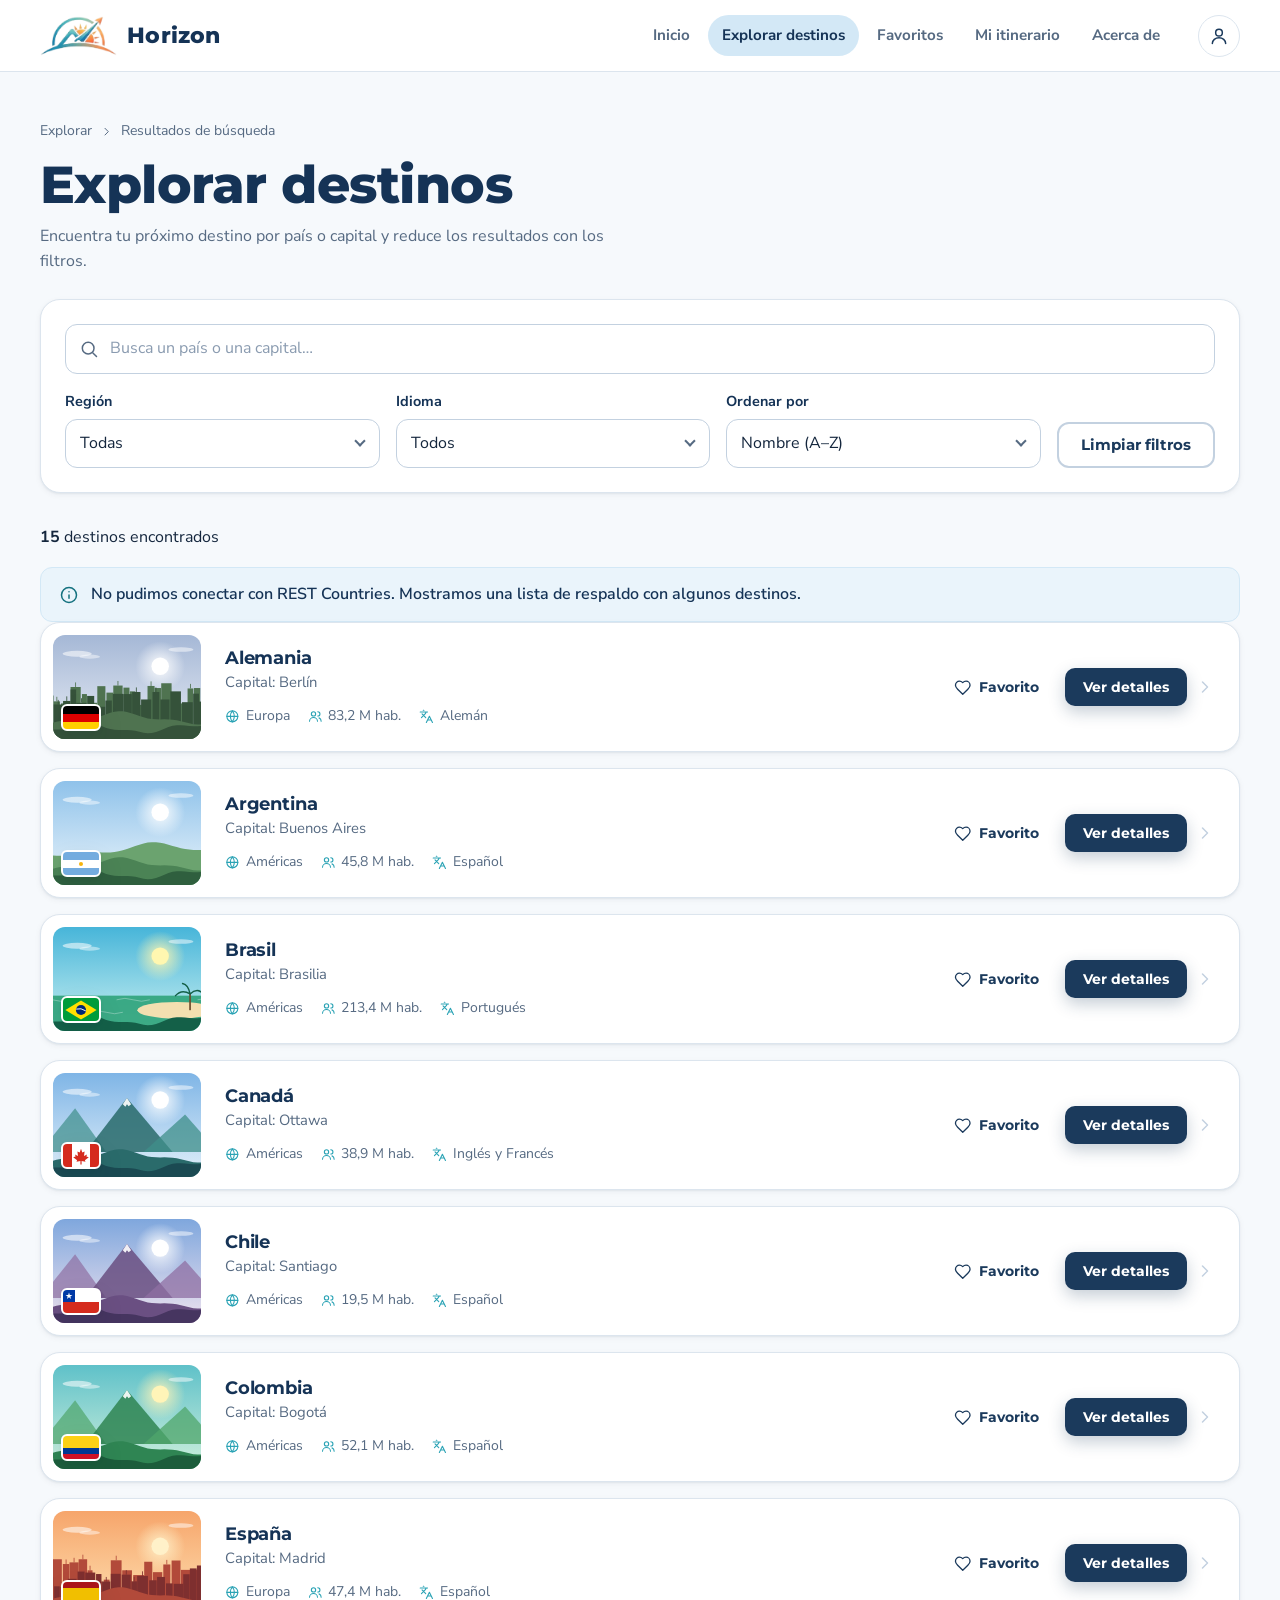
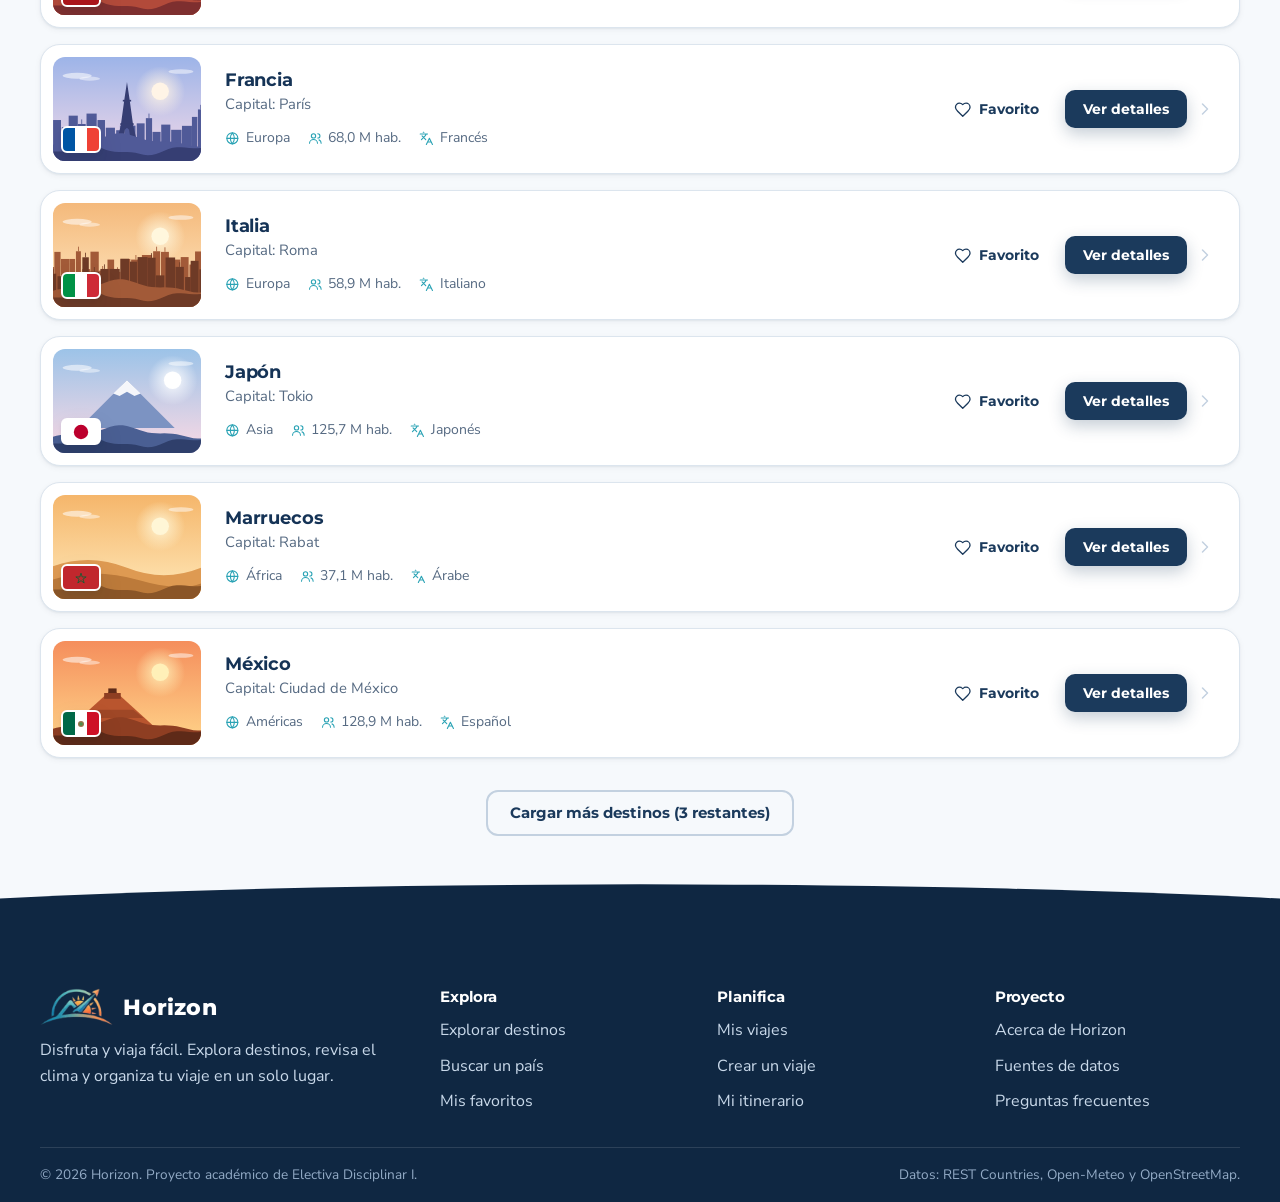
<file: destinos.html>
<!DOCTYPE html>
<html lang="es">
<head>
  <meta charset="utf-8">
  <meta name="viewport" content="width=device-width, initial-scale=1">
  <title>Explorar destinos | Horizon</title>
  <meta name="description" content="Busca países y capitales, y filtra por región e idioma.">
  <meta name="theme-color" content="#1b3a5c">
  <link rel="icon" type="image/png" href="assets/img/mascota.png">
  <link rel="preconnect" href="https://fonts.googleapis.com"><link rel="preconnect" href="https://fonts.gstatic.com" crossorigin><link rel="stylesheet" href="https://fonts.googleapis.com/css2?family=Montserrat:wght@600;700;800&family=Nunito+Sans:wght@400;600;700&display=swap">
  <link rel="stylesheet" href="css/base.css">
  <link rel="stylesheet" href="css/components.css">
  <link rel="stylesheet" href="css/pages.css">
  <link rel="stylesheet" href="css/responsive.css">
</head>
<body class="">
<svg xmlns="http://www.w3.org/2000/svg" width="0" height="0" style="position:absolute" aria-hidden="true" focusable="false"><symbol id="i-search" viewBox="0 0 24 24"><circle cx="11" cy="11" r="7"/><path d="m21 21-4.3-4.3"/></symbol><symbol id="i-pin" viewBox="0 0 24 24"><path d="M20 10c0 6-8 12-8 12S4 16 4 10a8 8 0 0 1 16 0Z"/><circle cx="12" cy="10" r="3"/></symbol><symbol id="i-calendar" viewBox="0 0 24 24"><rect x="3" y="4" width="18" height="18" rx="2"/><path d="M16 2v4M8 2v4M3 10h18"/></symbol><symbol id="i-clock" viewBox="0 0 24 24"><circle cx="12" cy="12" r="9"/><path d="M12 7v5l3 2"/></symbol><symbol id="i-user" viewBox="0 0 24 24"><circle cx="12" cy="8" r="4"/><path d="M4 21c0-4 3.6-7 8-7s8 3 8 7"/></symbol><symbol id="i-users" viewBox="0 0 24 24"><circle cx="9" cy="8" r="3.5"/><path d="M2.5 20c0-3.5 3-6 6.5-6s6.5 2.5 6.5 6"/><path d="M16 4.5a3.5 3.5 0 0 1 0 7M18 14.5c2.2.8 3.5 2.8 3.5 5.5"/></symbol><symbol id="i-plane" viewBox="0 0 24 24"><path d="M17.8 19.2 16 11l3.5-3.5C21 6 21.5 4 21 3c-1-.5-3 0-4.5 1.5L13 8 4.8 6.2c-.5-.1-.9.1-1.1.5l-.3.5c-.2.5-.1 1 .3 1.3L9 12l-2 3H4l-1 1 3 2 2 3 1-1v-3l3-2 3.5 5.3c.3.4.8.5 1.3.3l.5-.2c.4-.3.6-.7.5-1.2z"/></symbol><symbol id="i-heart" viewBox="0 0 24 24"><path d="M19 14c1.5-1.5 3-3.2 3-5.5A5.5 5.5 0 0 0 16.5 3c-1.8 0-3 .5-4.5 2-1.5-1.5-2.7-2-4.5-2A5.5 5.5 0 0 0 2 8.5c0 2.3 1.5 4 3 5.5l7 7Z"/></symbol><symbol id="i-bookmark" viewBox="0 0 24 24"><path d="m19 21-7-4-7 4V5a2 2 0 0 1 2-2h10a2 2 0 0 1 2 2v16Z"/></symbol><symbol id="i-chevron-right" viewBox="0 0 24 24"><path d="m9 18 6-6-6-6"/></symbol><symbol id="i-chevron-left" viewBox="0 0 24 24"><path d="m15 18-6-6 6-6"/></symbol><symbol id="i-arrow-left" viewBox="0 0 24 24"><path d="M19 12H5M12 19l-7-7 7-7"/></symbol><symbol id="i-arrow-right" viewBox="0 0 24 24"><path d="M5 12h14M12 5l7 7-7 7"/></symbol><symbol id="i-dots" viewBox="0 0 24 24"><circle cx="12" cy="5" r="1.4" fill="currentColor"/><circle cx="12" cy="12" r="1.4" fill="currentColor"/><circle cx="12" cy="19" r="1.4" fill="currentColor"/></symbol><symbol id="i-plus" viewBox="0 0 24 24"><path d="M12 5v14M5 12h14"/></symbol><symbol id="i-trash" viewBox="0 0 24 24"><path d="M3 6h18M8 6V4a1 1 0 0 1 1-1h6a1 1 0 0 1 1 1v2M19 6l-1 14a2 2 0 0 1-2 2H8a2 2 0 0 1-2-2L5 6M10 11v6M14 11v6"/></symbol><symbol id="i-edit" viewBox="0 0 24 24"><path d="M12 20h9"/><path d="M16.5 3.5a2.1 2.1 0 0 1 3 3L7 19l-4 1 1-4Z"/></symbol><symbol id="i-check" viewBox="0 0 24 24"><path d="M20 6 9 17l-5-5"/></symbol><symbol id="i-x" viewBox="0 0 24 24"><path d="M18 6 6 18M6 6l12 12"/></symbol><symbol id="i-info" viewBox="0 0 24 24"><circle cx="12" cy="12" r="9"/><path d="M12 16v-4M12 8h.01"/></symbol><symbol id="i-alert" viewBox="0 0 24 24"><circle cx="12" cy="12" r="9"/><path d="M12 8v4M12 16h.01"/></symbol><symbol id="i-check-circle" viewBox="0 0 24 24"><circle cx="12" cy="12" r="9"/><path d="m8.5 12.5 2.5 2.5 4.5-5"/></symbol><symbol id="i-sun" viewBox="0 0 24 24"><circle cx="12" cy="12" r="4"/><path d="M12 2v2M12 20v2M4.9 4.9l1.4 1.4M17.7 17.7l1.4 1.4M2 12h2M20 12h2M4.9 19.1l1.4-1.4M17.7 6.3l1.4-1.4"/></symbol><symbol id="i-cloud" viewBox="0 0 24 24"><path d="M17.5 19H9a7 7 0 1 1 6.71-9h1.79a4.5 4.5 0 1 1 0 9Z"/></symbol><symbol id="i-cloud-sun" viewBox="0 0 24 24"><path d="M12 2v2M4.9 4.9l1.4 1.4M2 12h2M20 12h2M17.7 6.3l1.4-1.4"/><path d="M15.9 12.1a4 4 0 0 0-7.7-.9"/><path d="M13 22H7a5 5 0 1 1 4.9-6H13a3 3 0 0 1 0 6Z"/></symbol><symbol id="i-cloud-rain" viewBox="0 0 24 24"><path d="M4 14.9A7 7 0 1 1 15.7 8h1.8a4.5 4.5 0 0 1 2.5 8.2"/><path d="M16 14v6M8 14v6M12 16v6"/></symbol><symbol id="i-wind" viewBox="0 0 24 24"><path d="M17.7 7.7a2.5 2.5 0 1 1 1.8 4.3H2M9.6 4.6A2 2 0 1 1 11 8H2M12.6 19.4A2 2 0 1 0 14 16H2"/></symbol><symbol id="i-thermometer" viewBox="0 0 24 24"><path d="M14 14.8V4a2 2 0 0 0-4 0v10.8a4 4 0 1 0 4 0Z"/></symbol><symbol id="i-droplet" viewBox="0 0 24 24"><path d="M12 22a7 7 0 0 0 7-7c0-4-7-12-7-12S5 11 5 15a7 7 0 0 0 7 7Z"/></symbol><symbol id="i-globe" viewBox="0 0 24 24"><circle cx="12" cy="12" r="9"/><path d="M3 12h18M12 3a14 14 0 0 1 0 18M12 3a14 14 0 0 0 0 18"/></symbol><symbol id="i-compass" viewBox="0 0 24 24"><circle cx="12" cy="12" r="9"/><path d="m15.5 8.5-2 5-5 2 2-5Z"/></symbol><symbol id="i-coin" viewBox="0 0 24 24"><circle cx="12" cy="12" r="9"/><path d="M14.8 9.2c-.6-.8-1.6-1.2-2.8-1.2-1.7 0-2.8.8-2.8 2 0 3 5.6 1.5 5.6 4.2 0 1.2-1.2 2-2.8 2-1.3 0-2.4-.5-3-1.4M12 6.5V8m0 8v1.5"/></symbol><symbol id="i-language" viewBox="0 0 24 24"><path d="m5 8 6 6M4 14l6-6 2-3M2 5h12M7 2h1M22 22l-5-10-5 10M14 18h6"/></symbol><symbol id="i-landmark" viewBox="0 0 24 24"><path d="M3 22h18M6 18v-7M10 18v-7M14 18v-7M18 18v-7M12 2 3 7h18ZM3 18h18"/></symbol><symbol id="i-tree" viewBox="0 0 24 24"><path d="M12 22v-6"/><path d="M12 16c4 0 7-3 7-6.5S15.5 3 12 3 5 6 5 9.5 8 16 12 16Z"/></symbol><symbol id="i-museum" viewBox="0 0 24 24"><path d="M3 21h18M5 21V10M9.5 21V10M14.5 21V10M19 21V10M2.5 10 12 4l9.5 6Z"/></symbol><symbol id="i-briefcase" viewBox="0 0 24 24"><rect x="2" y="7" width="20" height="14" rx="2"/><path d="M16 21V5a2 2 0 0 0-2-2h-4a2 2 0 0 0-2 2v16"/></symbol><symbol id="i-file-text" viewBox="0 0 24 24"><path d="M14 2H6a2 2 0 0 0-2 2v16a2 2 0 0 0 2 2h12a2 2 0 0 0 2-2V8Z"/><path d="M14 2v6h6M8 13h8M8 17h8M8 9h2"/></symbol><symbol id="i-menu" viewBox="0 0 24 24"><path d="M4 6h16M4 12h16M4 18h16"/></symbol><symbol id="i-mail" viewBox="0 0 24 24"><rect x="3" y="5" width="18" height="14" rx="2"/><path d="m3 7 9 6 9-6"/></symbol><symbol id="i-lock" viewBox="0 0 24 24"><rect x="4" y="11" width="16" height="10" rx="2"/><path d="M8 11V7a4 4 0 0 1 8 0v4"/></symbol><symbol id="i-map" viewBox="0 0 24 24"><path d="M9 4 3 6v14l6-2 6 2 6-2V4l-6 2Z"/><path d="M9 4v14M15 6v14"/></symbol><symbol id="i-star" viewBox="0 0 24 24"><path d="m12 3 2.7 5.6 6.1.9-4.4 4.3 1 6.1L12 17l-5.4 2.9 1-6.1L3.2 9.5l6.1-.9Z"/></symbol><symbol id="i-external" viewBox="0 0 24 24"><path d="M18 13v6a2 2 0 0 1-2 2H5a2 2 0 0 1-2-2V8a2 2 0 0 1 2-2h6M15 3h6v6M10 14 21 3"/></symbol><symbol id="i-share" viewBox="0 0 24 24"><circle cx="18" cy="5" r="3"/><circle cx="6" cy="12" r="3"/><circle cx="18" cy="19" r="3"/><path d="m8.6 13.5 6.8 4M15.4 6.5l-6.8 4"/></symbol><symbol id="i-save" viewBox="0 0 24 24"><path d="M19 21H5a2 2 0 0 1-2-2V5a2 2 0 0 1 2-2h11l5 5v11a2 2 0 0 1-2 2Z"/><path d="M17 21v-8H7v8M7 3v5h8"/></symbol><symbol id="i-utensils" viewBox="0 0 24 24"><path d="M3 2v7a2 2 0 0 0 2 2h4a2 2 0 0 0 2-2V2M7 2v20M21 15V2a5 5 0 0 0-5 5v6a2 2 0 0 0 2 2h3Zm0 0v7"/></symbol><symbol id="i-code" viewBox="0 0 24 24"><path d="m16 18 6-6-6-6M8 6l-6 6 6 6"/></symbol><symbol id="i-sparkle" viewBox="0 0 24 24"><path d="m12 3 1.9 5.1L19 10l-5.1 1.9L12 17l-1.9-5.1L5 10l5.1-1.9ZM19 15l.8 2.2L22 18l-2.2.8L19 21l-.8-2.2L16 18l2.2-.8Z"/></symbol><symbol id="i-snowflake" viewBox="0 0 24 24"><path d="M12 2v20M4.9 7.5l14.2 9M4.9 16.5l14.2-9M9 4l3 2 3-2M9 20l3-2 3 2"/></symbol><symbol id="i-zap" viewBox="0 0 24 24"><path d="M13 2 4 14h7l-1 8 9-12h-7Z"/></symbol><symbol id="i-refresh" viewBox="0 0 24 24"><path d="M21 12a9 9 0 1 1-3-6.7L21 8M21 3v5h-5"/></symbol><symbol id="i-log-out" viewBox="0 0 24 24"><path d="M9 21H5a2 2 0 0 1-2-2V5a2 2 0 0 1 2-2h4M16 17l5-5-5-5M21 12H9"/></symbol></svg>
<a class="skip-link" href="#contenido">Saltar al contenido</a>

<header class="site-header">
  <div class="container navbar">
    <a class="navbar__brand" href="index.html" aria-label="Horizon, ir al inicio">
      <img src="assets/img/logo-mark.png" alt="" width="191" height="99">
      <span>Horizon</span>
    </a>
    <nav class="navbar__menu" id="nav-menu" aria-label="Navegación principal"><a class="navbar__link" href="index.html">Inicio</a><a class="navbar__link is-active" href="explorar.html" aria-current="page">Explorar destinos</a><a class="navbar__link" href="favoritos.html">Favoritos</a><a class="navbar__link" href="mis-viajes.html">Mi itinerario</a><a class="navbar__link" href="acerca-de.html">Acerca de</a></nav>
    <div class="navbar__actions has-menu">
      <button class="icon-btn" type="button" data-menu-toggle aria-expanded="false" aria-controls="user-menu" aria-haspopup="true" aria-label="Abrir menú de usuario"><svg class="icon" aria-hidden="true" focusable="false"><use href="#i-user"/></svg></button>
      <div class="menu" id="user-menu" hidden>
        <p class="menu__hello" data-session-hello hidden></p>
        <a class="menu__item" href="index.html#acceso" data-session-login><svg class="icon" aria-hidden="true" focusable="false"><use href="#i-lock"/></svg>Iniciar sesión</a>
        <a class="menu__item" href="favoritos.html"><svg class="icon" aria-hidden="true" focusable="false"><use href="#i-heart"/></svg>Mis favoritos</a>
        <a class="menu__item" href="mis-viajes.html"><svg class="icon" aria-hidden="true" focusable="false"><use href="#i-briefcase"/></svg>Mis viajes</a>
        <div class="menu__sep" role="separator"></div>
        <a class="menu__item" href="crear-viaje.html"><svg class="icon" aria-hidden="true" focusable="false"><use href="#i-plus"/></svg>Crear un viaje</a>
        <button class="menu__item" type="button" data-session-logout hidden><svg class="icon" aria-hidden="true" focusable="false"><use href="#i-log-out"/></svg>Cerrar sesión</button>
      </div>
      <button class="icon-btn navbar__toggle" type="button" aria-expanded="false" aria-controls="nav-menu" aria-label="Abrir menú de navegación"><svg class="icon" aria-hidden="true" focusable="false"><use href="#i-menu"/></svg></button>
    </div>
  </div>
</header>
<main id="contenido">

<div class="container">
  <header class="page-head">
    <nav class="breadcrumb" aria-label="Migas de pan">
      <a href="explorar.html">Explorar</a><svg class="icon" aria-hidden="true" focusable="false"><use href="#i-chevron-right"/></svg><span aria-current="page">Resultados de búsqueda</span>
    </nav>
    <h1 style="margin-top:12px">Explorar destinos</h1>
    <p>Encuentra tu próximo destino por país o capital y reduce los resultados con los filtros.</p>
  </header>

  <form class="card filters" id="filters-form" role="search" novalidate>
    <div class="field">
      <label class="sr-only" for="f-q">Buscar destino</label>
      <div class="field__control"><svg class="icon" aria-hidden="true" focusable="false"><use href="#i-search"/></svg><input class="input" id="f-q" type="search" placeholder="Busca un país o una capital…" autocomplete="off"></div>
    </div>
    <div class="filters__row">
      <div class="field"><label class="field__label" for="f-region">Región</label>
        <div class="field__control field__control--select"><select class="select" id="f-region"><option value="">Todas</option></select></div></div>
      <div class="field"><label class="field__label" for="f-lang">Idioma</label>
        <div class="field__control field__control--select"><select class="select" id="f-lang"><option value="">Todos</option></select></div></div>
      <div class="field"><label class="field__label" for="f-sort">Ordenar por</label>
        <div class="field__control field__control--select"><select class="select" id="f-sort">
          <option value="name">Nombre (A–Z)</option><option value="pop-desc">Más población</option><option value="pop-asc">Menos población</option></select></div></div>
      <button class="btn btn--outline" type="button" data-clear-filters>Limpiar filtros</button>
    </div>
  </form>

  <div class="results-bar">
    <p aria-live="polite"><strong id="result-count">0</strong> destinos encontrados</p>
  </div>

  <div id="results-status"></div>
  <div class="results-list" id="results-list" aria-live="polite"></div>

  <div class="empty-state" id="results-empty" hidden>
    <img src="assets/img/mascota.png" alt="" width="110" height="107">
    <h2>No encontramos destinos con esos filtros</h2>
    <p>Revisa la ortografía o prueba con otra región o idioma. También puedes empezar de nuevo.</p>
    <button class="btn btn--primary" type="button" data-clear-filters>Limpiar filtros</button>
  </div>

  <div class="load-more" id="load-more" hidden><button class="btn btn--outline" type="button" data-load-more>Cargar más destinos</button></div>
</div>
</main>
<footer class="site-footer">
  <div class="container">
    <div class="footer__grid">
      <div class="footer__brand">
        <a class="navbar__brand" href="index.html"><img src="assets/img/logo-mark.png" alt="" width="191" height="99"><span>Horizon</span></a>
        <p>Disfruta y viaja fácil. Explora destinos, revisa el clima y organiza tu viaje en un solo lugar.</p>
      </div>
      <div>
        <h2 class="footer__title">Explora</h2>
        <ul class="footer__links">
          <li><a href="explorar.html">Explorar destinos</a></li>
          <li><a href="destinos.html">Buscar un país</a></li>
          <li><a href="favoritos.html">Mis favoritos</a></li>
        </ul>
      </div>
      <div>
        <h2 class="footer__title">Planifica</h2>
        <ul class="footer__links">
          <li><a href="mis-viajes.html">Mis viajes</a></li>
          <li><a href="crear-viaje.html">Crear un viaje</a></li>
          <li><a href="itinerario.html">Mi itinerario</a></li>
        </ul>
      </div>
      <div>
        <h2 class="footer__title">Proyecto</h2>
        <ul class="footer__links">
          <li><a href="acerca-de.html">Acerca de Horizon</a></li>
          <li><a href="acerca-de.html#datos">Fuentes de datos</a></li>
          <li><a href="acerca-de.html#preguntas">Preguntas frecuentes</a></li>
        </ul>
      </div>
    </div>
    <div class="footer__bottom">
      <p>© 2026 Horizon. Proyecto académico de Electiva Disciplinar I.</p>
      <p>Datos: REST Countries, Open-Meteo y OpenStreetMap.</p>
    </div>
  </div>
</footer>
<div class="toast-region" id="toast-region" role="status" aria-live="polite"></div>
<script src="js/config.js" defer></script>
<script src="js/utils.js" defer></script>
<script src="js/storage.js" defer></script>
<script src="js/api.js" defer></script>
<script src="js/ui.js" defer></script>
<script src="js/pages/destinos.js" defer></script>
</body>
</html>
</file>
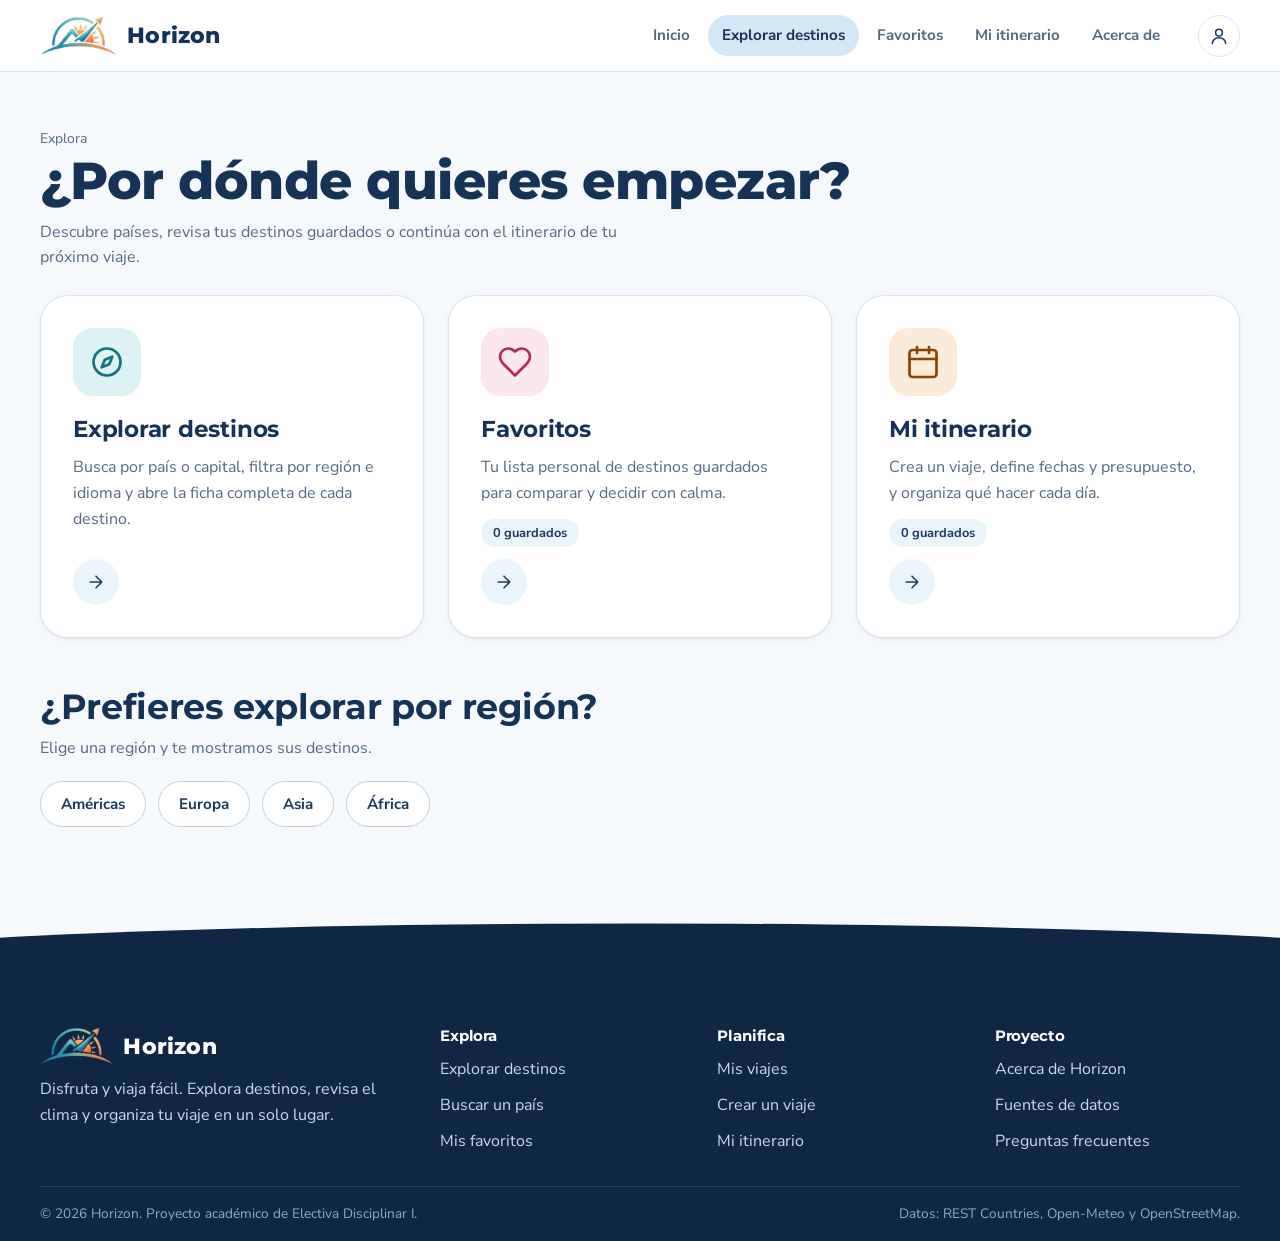
<file: explorar.html>
<!DOCTYPE html>
<html lang="es">
<head>
  <meta charset="utf-8">
  <meta name="viewport" content="width=device-width, initial-scale=1">
  <title>Explorar | Horizon</title>
  <meta name="description" content="Elige cómo explorar: destinos, favoritos o itinerario.">
  <meta name="theme-color" content="#1b3a5c">
  <link rel="icon" type="image/png" href="assets/img/mascota.png">
  <link rel="preconnect" href="https://fonts.googleapis.com"><link rel="preconnect" href="https://fonts.gstatic.com" crossorigin><link rel="stylesheet" href="https://fonts.googleapis.com/css2?family=Montserrat:wght@600;700;800&family=Nunito+Sans:wght@400;600;700&display=swap">
  <link rel="stylesheet" href="css/base.css">
  <link rel="stylesheet" href="css/components.css">
  <link rel="stylesheet" href="css/pages.css">
  <link rel="stylesheet" href="css/responsive.css">
</head>
<body class="">
<svg xmlns="http://www.w3.org/2000/svg" width="0" height="0" style="position:absolute" aria-hidden="true" focusable="false"><symbol id="i-search" viewBox="0 0 24 24"><circle cx="11" cy="11" r="7"/><path d="m21 21-4.3-4.3"/></symbol><symbol id="i-pin" viewBox="0 0 24 24"><path d="M20 10c0 6-8 12-8 12S4 16 4 10a8 8 0 0 1 16 0Z"/><circle cx="12" cy="10" r="3"/></symbol><symbol id="i-calendar" viewBox="0 0 24 24"><rect x="3" y="4" width="18" height="18" rx="2"/><path d="M16 2v4M8 2v4M3 10h18"/></symbol><symbol id="i-clock" viewBox="0 0 24 24"><circle cx="12" cy="12" r="9"/><path d="M12 7v5l3 2"/></symbol><symbol id="i-user" viewBox="0 0 24 24"><circle cx="12" cy="8" r="4"/><path d="M4 21c0-4 3.6-7 8-7s8 3 8 7"/></symbol><symbol id="i-users" viewBox="0 0 24 24"><circle cx="9" cy="8" r="3.5"/><path d="M2.5 20c0-3.5 3-6 6.5-6s6.5 2.5 6.5 6"/><path d="M16 4.5a3.5 3.5 0 0 1 0 7M18 14.5c2.2.8 3.5 2.8 3.5 5.5"/></symbol><symbol id="i-plane" viewBox="0 0 24 24"><path d="M17.8 19.2 16 11l3.5-3.5C21 6 21.5 4 21 3c-1-.5-3 0-4.5 1.5L13 8 4.8 6.2c-.5-.1-.9.1-1.1.5l-.3.5c-.2.5-.1 1 .3 1.3L9 12l-2 3H4l-1 1 3 2 2 3 1-1v-3l3-2 3.5 5.3c.3.4.8.5 1.3.3l.5-.2c.4-.3.6-.7.5-1.2z"/></symbol><symbol id="i-heart" viewBox="0 0 24 24"><path d="M19 14c1.5-1.5 3-3.2 3-5.5A5.5 5.5 0 0 0 16.5 3c-1.8 0-3 .5-4.5 2-1.5-1.5-2.7-2-4.5-2A5.5 5.5 0 0 0 2 8.5c0 2.3 1.5 4 3 5.5l7 7Z"/></symbol><symbol id="i-bookmark" viewBox="0 0 24 24"><path d="m19 21-7-4-7 4V5a2 2 0 0 1 2-2h10a2 2 0 0 1 2 2v16Z"/></symbol><symbol id="i-chevron-right" viewBox="0 0 24 24"><path d="m9 18 6-6-6-6"/></symbol><symbol id="i-chevron-left" viewBox="0 0 24 24"><path d="m15 18-6-6 6-6"/></symbol><symbol id="i-arrow-left" viewBox="0 0 24 24"><path d="M19 12H5M12 19l-7-7 7-7"/></symbol><symbol id="i-arrow-right" viewBox="0 0 24 24"><path d="M5 12h14M12 5l7 7-7 7"/></symbol><symbol id="i-dots" viewBox="0 0 24 24"><circle cx="12" cy="5" r="1.4" fill="currentColor"/><circle cx="12" cy="12" r="1.4" fill="currentColor"/><circle cx="12" cy="19" r="1.4" fill="currentColor"/></symbol><symbol id="i-plus" viewBox="0 0 24 24"><path d="M12 5v14M5 12h14"/></symbol><symbol id="i-trash" viewBox="0 0 24 24"><path d="M3 6h18M8 6V4a1 1 0 0 1 1-1h6a1 1 0 0 1 1 1v2M19 6l-1 14a2 2 0 0 1-2 2H8a2 2 0 0 1-2-2L5 6M10 11v6M14 11v6"/></symbol><symbol id="i-edit" viewBox="0 0 24 24"><path d="M12 20h9"/><path d="M16.5 3.5a2.1 2.1 0 0 1 3 3L7 19l-4 1 1-4Z"/></symbol><symbol id="i-check" viewBox="0 0 24 24"><path d="M20 6 9 17l-5-5"/></symbol><symbol id="i-x" viewBox="0 0 24 24"><path d="M18 6 6 18M6 6l12 12"/></symbol><symbol id="i-info" viewBox="0 0 24 24"><circle cx="12" cy="12" r="9"/><path d="M12 16v-4M12 8h.01"/></symbol><symbol id="i-alert" viewBox="0 0 24 24"><circle cx="12" cy="12" r="9"/><path d="M12 8v4M12 16h.01"/></symbol><symbol id="i-check-circle" viewBox="0 0 24 24"><circle cx="12" cy="12" r="9"/><path d="m8.5 12.5 2.5 2.5 4.5-5"/></symbol><symbol id="i-sun" viewBox="0 0 24 24"><circle cx="12" cy="12" r="4"/><path d="M12 2v2M12 20v2M4.9 4.9l1.4 1.4M17.7 17.7l1.4 1.4M2 12h2M20 12h2M4.9 19.1l1.4-1.4M17.7 6.3l1.4-1.4"/></symbol><symbol id="i-cloud" viewBox="0 0 24 24"><path d="M17.5 19H9a7 7 0 1 1 6.71-9h1.79a4.5 4.5 0 1 1 0 9Z"/></symbol><symbol id="i-cloud-sun" viewBox="0 0 24 24"><path d="M12 2v2M4.9 4.9l1.4 1.4M2 12h2M20 12h2M17.7 6.3l1.4-1.4"/><path d="M15.9 12.1a4 4 0 0 0-7.7-.9"/><path d="M13 22H7a5 5 0 1 1 4.9-6H13a3 3 0 0 1 0 6Z"/></symbol><symbol id="i-cloud-rain" viewBox="0 0 24 24"><path d="M4 14.9A7 7 0 1 1 15.7 8h1.8a4.5 4.5 0 0 1 2.5 8.2"/><path d="M16 14v6M8 14v6M12 16v6"/></symbol><symbol id="i-wind" viewBox="0 0 24 24"><path d="M17.7 7.7a2.5 2.5 0 1 1 1.8 4.3H2M9.6 4.6A2 2 0 1 1 11 8H2M12.6 19.4A2 2 0 1 0 14 16H2"/></symbol><symbol id="i-thermometer" viewBox="0 0 24 24"><path d="M14 14.8V4a2 2 0 0 0-4 0v10.8a4 4 0 1 0 4 0Z"/></symbol><symbol id="i-droplet" viewBox="0 0 24 24"><path d="M12 22a7 7 0 0 0 7-7c0-4-7-12-7-12S5 11 5 15a7 7 0 0 0 7 7Z"/></symbol><symbol id="i-globe" viewBox="0 0 24 24"><circle cx="12" cy="12" r="9"/><path d="M3 12h18M12 3a14 14 0 0 1 0 18M12 3a14 14 0 0 0 0 18"/></symbol><symbol id="i-compass" viewBox="0 0 24 24"><circle cx="12" cy="12" r="9"/><path d="m15.5 8.5-2 5-5 2 2-5Z"/></symbol><symbol id="i-coin" viewBox="0 0 24 24"><circle cx="12" cy="12" r="9"/><path d="M14.8 9.2c-.6-.8-1.6-1.2-2.8-1.2-1.7 0-2.8.8-2.8 2 0 3 5.6 1.5 5.6 4.2 0 1.2-1.2 2-2.8 2-1.3 0-2.4-.5-3-1.4M12 6.5V8m0 8v1.5"/></symbol><symbol id="i-language" viewBox="0 0 24 24"><path d="m5 8 6 6M4 14l6-6 2-3M2 5h12M7 2h1M22 22l-5-10-5 10M14 18h6"/></symbol><symbol id="i-landmark" viewBox="0 0 24 24"><path d="M3 22h18M6 18v-7M10 18v-7M14 18v-7M18 18v-7M12 2 3 7h18ZM3 18h18"/></symbol><symbol id="i-tree" viewBox="0 0 24 24"><path d="M12 22v-6"/><path d="M12 16c4 0 7-3 7-6.5S15.5 3 12 3 5 6 5 9.5 8 16 12 16Z"/></symbol><symbol id="i-museum" viewBox="0 0 24 24"><path d="M3 21h18M5 21V10M9.5 21V10M14.5 21V10M19 21V10M2.5 10 12 4l9.5 6Z"/></symbol><symbol id="i-briefcase" viewBox="0 0 24 24"><rect x="2" y="7" width="20" height="14" rx="2"/><path d="M16 21V5a2 2 0 0 0-2-2h-4a2 2 0 0 0-2 2v16"/></symbol><symbol id="i-file-text" viewBox="0 0 24 24"><path d="M14 2H6a2 2 0 0 0-2 2v16a2 2 0 0 0 2 2h12a2 2 0 0 0 2-2V8Z"/><path d="M14 2v6h6M8 13h8M8 17h8M8 9h2"/></symbol><symbol id="i-menu" viewBox="0 0 24 24"><path d="M4 6h16M4 12h16M4 18h16"/></symbol><symbol id="i-mail" viewBox="0 0 24 24"><rect x="3" y="5" width="18" height="14" rx="2"/><path d="m3 7 9 6 9-6"/></symbol><symbol id="i-lock" viewBox="0 0 24 24"><rect x="4" y="11" width="16" height="10" rx="2"/><path d="M8 11V7a4 4 0 0 1 8 0v4"/></symbol><symbol id="i-map" viewBox="0 0 24 24"><path d="M9 4 3 6v14l6-2 6 2 6-2V4l-6 2Z"/><path d="M9 4v14M15 6v14"/></symbol><symbol id="i-star" viewBox="0 0 24 24"><path d="m12 3 2.7 5.6 6.1.9-4.4 4.3 1 6.1L12 17l-5.4 2.9 1-6.1L3.2 9.5l6.1-.9Z"/></symbol><symbol id="i-external" viewBox="0 0 24 24"><path d="M18 13v6a2 2 0 0 1-2 2H5a2 2 0 0 1-2-2V8a2 2 0 0 1 2-2h6M15 3h6v6M10 14 21 3"/></symbol><symbol id="i-share" viewBox="0 0 24 24"><circle cx="18" cy="5" r="3"/><circle cx="6" cy="12" r="3"/><circle cx="18" cy="19" r="3"/><path d="m8.6 13.5 6.8 4M15.4 6.5l-6.8 4"/></symbol><symbol id="i-save" viewBox="0 0 24 24"><path d="M19 21H5a2 2 0 0 1-2-2V5a2 2 0 0 1 2-2h11l5 5v11a2 2 0 0 1-2 2Z"/><path d="M17 21v-8H7v8M7 3v5h8"/></symbol><symbol id="i-utensils" viewBox="0 0 24 24"><path d="M3 2v7a2 2 0 0 0 2 2h4a2 2 0 0 0 2-2V2M7 2v20M21 15V2a5 5 0 0 0-5 5v6a2 2 0 0 0 2 2h3Zm0 0v7"/></symbol><symbol id="i-code" viewBox="0 0 24 24"><path d="m16 18 6-6-6-6M8 6l-6 6 6 6"/></symbol><symbol id="i-sparkle" viewBox="0 0 24 24"><path d="m12 3 1.9 5.1L19 10l-5.1 1.9L12 17l-1.9-5.1L5 10l5.1-1.9ZM19 15l.8 2.2L22 18l-2.2.8L19 21l-.8-2.2L16 18l2.2-.8Z"/></symbol><symbol id="i-snowflake" viewBox="0 0 24 24"><path d="M12 2v20M4.9 7.5l14.2 9M4.9 16.5l14.2-9M9 4l3 2 3-2M9 20l3-2 3 2"/></symbol><symbol id="i-zap" viewBox="0 0 24 24"><path d="M13 2 4 14h7l-1 8 9-12h-7Z"/></symbol><symbol id="i-refresh" viewBox="0 0 24 24"><path d="M21 12a9 9 0 1 1-3-6.7L21 8M21 3v5h-5"/></symbol><symbol id="i-log-out" viewBox="0 0 24 24"><path d="M9 21H5a2 2 0 0 1-2-2V5a2 2 0 0 1 2-2h4M16 17l5-5-5-5M21 12H9"/></symbol></svg>
<a class="skip-link" href="#contenido">Saltar al contenido</a>

<header class="site-header">
  <div class="container navbar">
    <a class="navbar__brand" href="index.html" aria-label="Horizon, ir al inicio">
      <img src="assets/img/logo-mark.png" alt="" width="191" height="99">
      <span>Horizon</span>
    </a>
    <nav class="navbar__menu" id="nav-menu" aria-label="Navegación principal"><a class="navbar__link" href="index.html">Inicio</a><a class="navbar__link is-active" href="explorar.html" aria-current="page">Explorar destinos</a><a class="navbar__link" href="favoritos.html">Favoritos</a><a class="navbar__link" href="mis-viajes.html">Mi itinerario</a><a class="navbar__link" href="acerca-de.html">Acerca de</a></nav>
    <div class="navbar__actions has-menu">
      <button class="icon-btn" type="button" data-menu-toggle aria-expanded="false" aria-controls="user-menu" aria-haspopup="true" aria-label="Abrir menú de usuario"><svg class="icon" aria-hidden="true" focusable="false"><use href="#i-user"/></svg></button>
      <div class="menu" id="user-menu" hidden>
        <p class="menu__hello" data-session-hello hidden></p>
        <a class="menu__item" href="index.html#acceso" data-session-login><svg class="icon" aria-hidden="true" focusable="false"><use href="#i-lock"/></svg>Iniciar sesión</a>
        <a class="menu__item" href="favoritos.html"><svg class="icon" aria-hidden="true" focusable="false"><use href="#i-heart"/></svg>Mis favoritos</a>
        <a class="menu__item" href="mis-viajes.html"><svg class="icon" aria-hidden="true" focusable="false"><use href="#i-briefcase"/></svg>Mis viajes</a>
        <div class="menu__sep" role="separator"></div>
        <a class="menu__item" href="crear-viaje.html"><svg class="icon" aria-hidden="true" focusable="false"><use href="#i-plus"/></svg>Crear un viaje</a>
        <button class="menu__item" type="button" data-session-logout hidden><svg class="icon" aria-hidden="true" focusable="false"><use href="#i-log-out"/></svg>Cerrar sesión</button>
      </div>
      <button class="icon-btn navbar__toggle" type="button" aria-expanded="false" aria-controls="nav-menu" aria-label="Abrir menú de navegación"><svg class="icon" aria-hidden="true" focusable="false"><use href="#i-menu"/></svg></button>
    </div>
  </div>
</header>
<main id="contenido">

<div class="container">
  <header class="page-head">
    <p class="text-muted text-small">Explora</p>
    <h1>¿Por dónde quieres empezar?</h1>
    <p>Descubre países, revisa tus destinos guardados o continúa con el itinerario de tu próximo viaje.</p>
  </header>

  <div class="hub-grid">
    <a class="hub-card hub-card--teal" href="destinos.html">
      <span class="hub-card__icon"><svg class="icon" aria-hidden="true" focusable="false"><use href="#i-compass"/></svg></span>
      <h2>Explorar destinos</h2>
      <p>Busca por país o capital, filtra por región e idioma y abre la ficha completa de cada destino.</p>
      <span class="hub-card__go"><svg class="icon" aria-hidden="true" focusable="false"><use href="#i-arrow-right"/></svg></span>
    </a>
    <a class="hub-card hub-card--rose" href="favoritos.html">
      <span class="hub-card__icon"><svg class="icon" aria-hidden="true" focusable="false"><use href="#i-heart"/></svg></span>
      <h2>Favoritos</h2>
      <p>Tu lista personal de destinos guardados para comparar y decidir con calma.</p>
      <span class="hub-card__count" data-count="favoritos"></span><span class="hub-card__go"><svg class="icon" aria-hidden="true" focusable="false"><use href="#i-arrow-right"/></svg></span>
    </a>
    <a class="hub-card hub-card--orange" href="mis-viajes.html">
      <span class="hub-card__icon"><svg class="icon" aria-hidden="true" focusable="false"><use href="#i-calendar"/></svg></span>
      <h2>Mi itinerario</h2>
      <p>Crea un viaje, define fechas y presupuesto, y organiza qué hacer cada día.</p>
      <span class="hub-card__count" data-count="viajes"></span><span class="hub-card__go"><svg class="icon" aria-hidden="true" focusable="false"><use href="#i-arrow-right"/></svg></span>
    </a>
  </div>

  <section class="section--tight" aria-labelledby="regiones-title">
    <h2 id="regiones-title">¿Prefieres explorar por región?</h2>
    <p class="text-muted" style="margin:8px 0 20px">Elige una región y te mostramos sus destinos.</p>
    <div class="chip-row"><a class="chip chip--outline chip--lg" href="destinos.html?region=Américas">Américas</a><a class="chip chip--outline chip--lg" href="destinos.html?region=Europa">Europa</a><a class="chip chip--outline chip--lg" href="destinos.html?region=Asia">Asia</a><a class="chip chip--outline chip--lg" href="destinos.html?region=África">África</a></div>
  </section>
</div>
</main>
<footer class="site-footer">
  <div class="container">
    <div class="footer__grid">
      <div class="footer__brand">
        <a class="navbar__brand" href="index.html"><img src="assets/img/logo-mark.png" alt="" width="191" height="99"><span>Horizon</span></a>
        <p>Disfruta y viaja fácil. Explora destinos, revisa el clima y organiza tu viaje en un solo lugar.</p>
      </div>
      <div>
        <h2 class="footer__title">Explora</h2>
        <ul class="footer__links">
          <li><a href="explorar.html">Explorar destinos</a></li>
          <li><a href="destinos.html">Buscar un país</a></li>
          <li><a href="favoritos.html">Mis favoritos</a></li>
        </ul>
      </div>
      <div>
        <h2 class="footer__title">Planifica</h2>
        <ul class="footer__links">
          <li><a href="mis-viajes.html">Mis viajes</a></li>
          <li><a href="crear-viaje.html">Crear un viaje</a></li>
          <li><a href="itinerario.html">Mi itinerario</a></li>
        </ul>
      </div>
      <div>
        <h2 class="footer__title">Proyecto</h2>
        <ul class="footer__links">
          <li><a href="acerca-de.html">Acerca de Horizon</a></li>
          <li><a href="acerca-de.html#datos">Fuentes de datos</a></li>
          <li><a href="acerca-de.html#preguntas">Preguntas frecuentes</a></li>
        </ul>
      </div>
    </div>
    <div class="footer__bottom">
      <p>© 2026 Horizon. Proyecto académico de Electiva Disciplinar I.</p>
      <p>Datos: REST Countries, Open-Meteo y OpenStreetMap.</p>
    </div>
  </div>
</footer>
<div class="toast-region" id="toast-region" role="status" aria-live="polite"></div>
<script src="js/config.js" defer></script>
<script src="js/utils.js" defer></script>
<script src="js/storage.js" defer></script>
<script src="js/api.js" defer></script>
<script src="js/ui.js" defer></script>
</body>
</html>
</file>
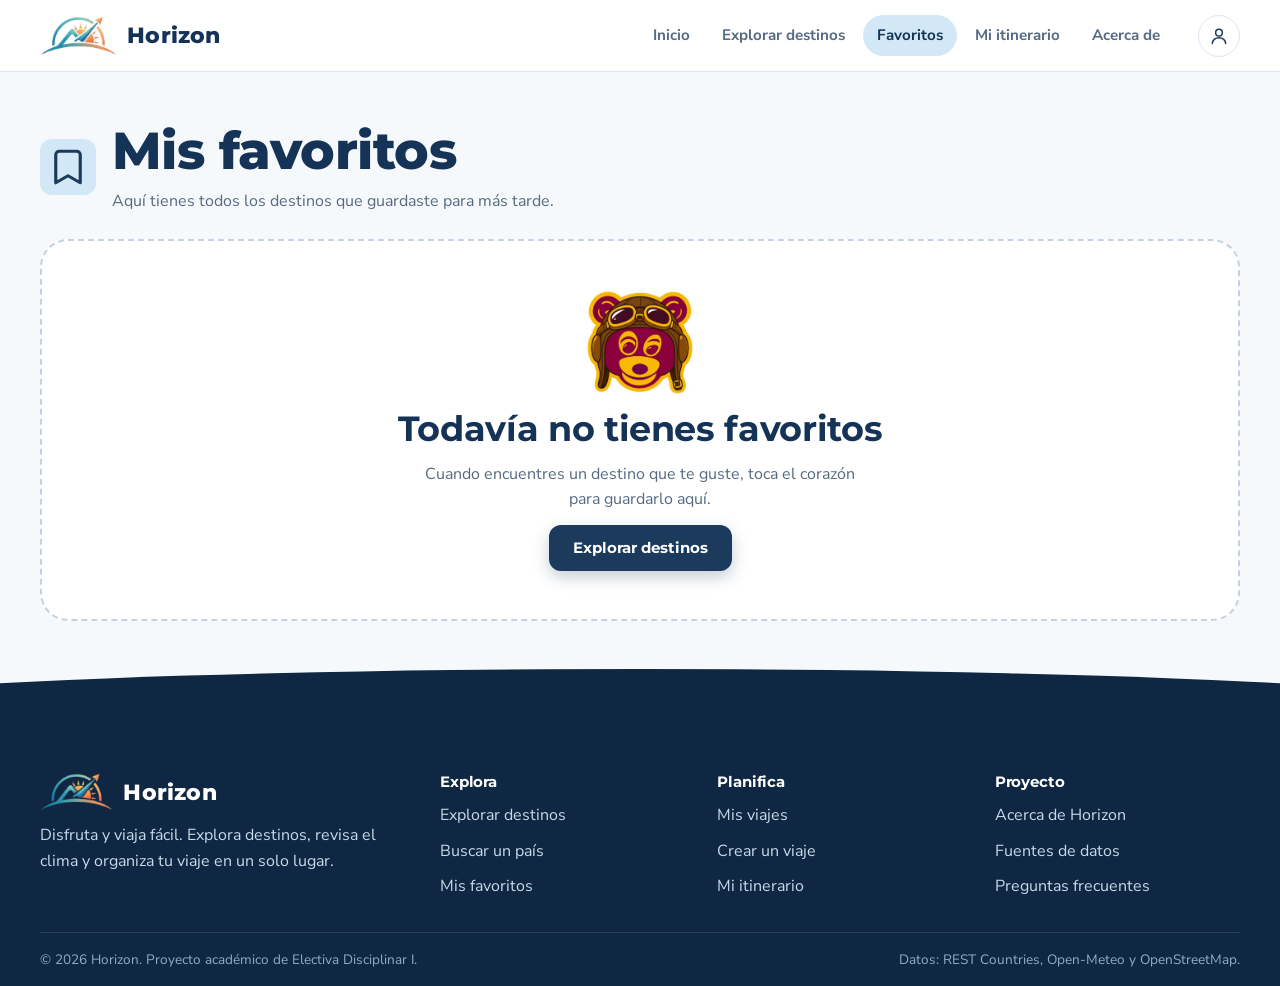
<file: favoritos.html>
<!DOCTYPE html>
<html lang="es">
<head>
  <meta charset="utf-8">
  <meta name="viewport" content="width=device-width, initial-scale=1">
  <title>Mis favoritos | Horizon</title>
  <meta name="description" content="Tus destinos guardados para más tarde.">
  <meta name="theme-color" content="#1b3a5c">
  <link rel="icon" type="image/png" href="assets/img/mascota.png">
  <link rel="preconnect" href="https://fonts.googleapis.com"><link rel="preconnect" href="https://fonts.gstatic.com" crossorigin><link rel="stylesheet" href="https://fonts.googleapis.com/css2?family=Montserrat:wght@600;700;800&family=Nunito+Sans:wght@400;600;700&display=swap">
  <link rel="stylesheet" href="css/base.css">
  <link rel="stylesheet" href="css/components.css">
  <link rel="stylesheet" href="css/pages.css">
  <link rel="stylesheet" href="css/responsive.css">
</head>
<body class="">
<svg xmlns="http://www.w3.org/2000/svg" width="0" height="0" style="position:absolute" aria-hidden="true" focusable="false"><symbol id="i-search" viewBox="0 0 24 24"><circle cx="11" cy="11" r="7"/><path d="m21 21-4.3-4.3"/></symbol><symbol id="i-pin" viewBox="0 0 24 24"><path d="M20 10c0 6-8 12-8 12S4 16 4 10a8 8 0 0 1 16 0Z"/><circle cx="12" cy="10" r="3"/></symbol><symbol id="i-calendar" viewBox="0 0 24 24"><rect x="3" y="4" width="18" height="18" rx="2"/><path d="M16 2v4M8 2v4M3 10h18"/></symbol><symbol id="i-clock" viewBox="0 0 24 24"><circle cx="12" cy="12" r="9"/><path d="M12 7v5l3 2"/></symbol><symbol id="i-user" viewBox="0 0 24 24"><circle cx="12" cy="8" r="4"/><path d="M4 21c0-4 3.6-7 8-7s8 3 8 7"/></symbol><symbol id="i-users" viewBox="0 0 24 24"><circle cx="9" cy="8" r="3.5"/><path d="M2.5 20c0-3.5 3-6 6.5-6s6.5 2.5 6.5 6"/><path d="M16 4.5a3.5 3.5 0 0 1 0 7M18 14.5c2.2.8 3.5 2.8 3.5 5.5"/></symbol><symbol id="i-plane" viewBox="0 0 24 24"><path d="M17.8 19.2 16 11l3.5-3.5C21 6 21.5 4 21 3c-1-.5-3 0-4.5 1.5L13 8 4.8 6.2c-.5-.1-.9.1-1.1.5l-.3.5c-.2.5-.1 1 .3 1.3L9 12l-2 3H4l-1 1 3 2 2 3 1-1v-3l3-2 3.5 5.3c.3.4.8.5 1.3.3l.5-.2c.4-.3.6-.7.5-1.2z"/></symbol><symbol id="i-heart" viewBox="0 0 24 24"><path d="M19 14c1.5-1.5 3-3.2 3-5.5A5.5 5.5 0 0 0 16.5 3c-1.8 0-3 .5-4.5 2-1.5-1.5-2.7-2-4.5-2A5.5 5.5 0 0 0 2 8.5c0 2.3 1.5 4 3 5.5l7 7Z"/></symbol><symbol id="i-bookmark" viewBox="0 0 24 24"><path d="m19 21-7-4-7 4V5a2 2 0 0 1 2-2h10a2 2 0 0 1 2 2v16Z"/></symbol><symbol id="i-chevron-right" viewBox="0 0 24 24"><path d="m9 18 6-6-6-6"/></symbol><symbol id="i-chevron-left" viewBox="0 0 24 24"><path d="m15 18-6-6 6-6"/></symbol><symbol id="i-arrow-left" viewBox="0 0 24 24"><path d="M19 12H5M12 19l-7-7 7-7"/></symbol><symbol id="i-arrow-right" viewBox="0 0 24 24"><path d="M5 12h14M12 5l7 7-7 7"/></symbol><symbol id="i-dots" viewBox="0 0 24 24"><circle cx="12" cy="5" r="1.4" fill="currentColor"/><circle cx="12" cy="12" r="1.4" fill="currentColor"/><circle cx="12" cy="19" r="1.4" fill="currentColor"/></symbol><symbol id="i-plus" viewBox="0 0 24 24"><path d="M12 5v14M5 12h14"/></symbol><symbol id="i-trash" viewBox="0 0 24 24"><path d="M3 6h18M8 6V4a1 1 0 0 1 1-1h6a1 1 0 0 1 1 1v2M19 6l-1 14a2 2 0 0 1-2 2H8a2 2 0 0 1-2-2L5 6M10 11v6M14 11v6"/></symbol><symbol id="i-edit" viewBox="0 0 24 24"><path d="M12 20h9"/><path d="M16.5 3.5a2.1 2.1 0 0 1 3 3L7 19l-4 1 1-4Z"/></symbol><symbol id="i-check" viewBox="0 0 24 24"><path d="M20 6 9 17l-5-5"/></symbol><symbol id="i-x" viewBox="0 0 24 24"><path d="M18 6 6 18M6 6l12 12"/></symbol><symbol id="i-info" viewBox="0 0 24 24"><circle cx="12" cy="12" r="9"/><path d="M12 16v-4M12 8h.01"/></symbol><symbol id="i-alert" viewBox="0 0 24 24"><circle cx="12" cy="12" r="9"/><path d="M12 8v4M12 16h.01"/></symbol><symbol id="i-check-circle" viewBox="0 0 24 24"><circle cx="12" cy="12" r="9"/><path d="m8.5 12.5 2.5 2.5 4.5-5"/></symbol><symbol id="i-sun" viewBox="0 0 24 24"><circle cx="12" cy="12" r="4"/><path d="M12 2v2M12 20v2M4.9 4.9l1.4 1.4M17.7 17.7l1.4 1.4M2 12h2M20 12h2M4.9 19.1l1.4-1.4M17.7 6.3l1.4-1.4"/></symbol><symbol id="i-cloud" viewBox="0 0 24 24"><path d="M17.5 19H9a7 7 0 1 1 6.71-9h1.79a4.5 4.5 0 1 1 0 9Z"/></symbol><symbol id="i-cloud-sun" viewBox="0 0 24 24"><path d="M12 2v2M4.9 4.9l1.4 1.4M2 12h2M20 12h2M17.7 6.3l1.4-1.4"/><path d="M15.9 12.1a4 4 0 0 0-7.7-.9"/><path d="M13 22H7a5 5 0 1 1 4.9-6H13a3 3 0 0 1 0 6Z"/></symbol><symbol id="i-cloud-rain" viewBox="0 0 24 24"><path d="M4 14.9A7 7 0 1 1 15.7 8h1.8a4.5 4.5 0 0 1 2.5 8.2"/><path d="M16 14v6M8 14v6M12 16v6"/></symbol><symbol id="i-wind" viewBox="0 0 24 24"><path d="M17.7 7.7a2.5 2.5 0 1 1 1.8 4.3H2M9.6 4.6A2 2 0 1 1 11 8H2M12.6 19.4A2 2 0 1 0 14 16H2"/></symbol><symbol id="i-thermometer" viewBox="0 0 24 24"><path d="M14 14.8V4a2 2 0 0 0-4 0v10.8a4 4 0 1 0 4 0Z"/></symbol><symbol id="i-droplet" viewBox="0 0 24 24"><path d="M12 22a7 7 0 0 0 7-7c0-4-7-12-7-12S5 11 5 15a7 7 0 0 0 7 7Z"/></symbol><symbol id="i-globe" viewBox="0 0 24 24"><circle cx="12" cy="12" r="9"/><path d="M3 12h18M12 3a14 14 0 0 1 0 18M12 3a14 14 0 0 0 0 18"/></symbol><symbol id="i-compass" viewBox="0 0 24 24"><circle cx="12" cy="12" r="9"/><path d="m15.5 8.5-2 5-5 2 2-5Z"/></symbol><symbol id="i-coin" viewBox="0 0 24 24"><circle cx="12" cy="12" r="9"/><path d="M14.8 9.2c-.6-.8-1.6-1.2-2.8-1.2-1.7 0-2.8.8-2.8 2 0 3 5.6 1.5 5.6 4.2 0 1.2-1.2 2-2.8 2-1.3 0-2.4-.5-3-1.4M12 6.5V8m0 8v1.5"/></symbol><symbol id="i-language" viewBox="0 0 24 24"><path d="m5 8 6 6M4 14l6-6 2-3M2 5h12M7 2h1M22 22l-5-10-5 10M14 18h6"/></symbol><symbol id="i-landmark" viewBox="0 0 24 24"><path d="M3 22h18M6 18v-7M10 18v-7M14 18v-7M18 18v-7M12 2 3 7h18ZM3 18h18"/></symbol><symbol id="i-tree" viewBox="0 0 24 24"><path d="M12 22v-6"/><path d="M12 16c4 0 7-3 7-6.5S15.5 3 12 3 5 6 5 9.5 8 16 12 16Z"/></symbol><symbol id="i-museum" viewBox="0 0 24 24"><path d="M3 21h18M5 21V10M9.5 21V10M14.5 21V10M19 21V10M2.5 10 12 4l9.5 6Z"/></symbol><symbol id="i-briefcase" viewBox="0 0 24 24"><rect x="2" y="7" width="20" height="14" rx="2"/><path d="M16 21V5a2 2 0 0 0-2-2h-4a2 2 0 0 0-2 2v16"/></symbol><symbol id="i-file-text" viewBox="0 0 24 24"><path d="M14 2H6a2 2 0 0 0-2 2v16a2 2 0 0 0 2 2h12a2 2 0 0 0 2-2V8Z"/><path d="M14 2v6h6M8 13h8M8 17h8M8 9h2"/></symbol><symbol id="i-menu" viewBox="0 0 24 24"><path d="M4 6h16M4 12h16M4 18h16"/></symbol><symbol id="i-mail" viewBox="0 0 24 24"><rect x="3" y="5" width="18" height="14" rx="2"/><path d="m3 7 9 6 9-6"/></symbol><symbol id="i-lock" viewBox="0 0 24 24"><rect x="4" y="11" width="16" height="10" rx="2"/><path d="M8 11V7a4 4 0 0 1 8 0v4"/></symbol><symbol id="i-map" viewBox="0 0 24 24"><path d="M9 4 3 6v14l6-2 6 2 6-2V4l-6 2Z"/><path d="M9 4v14M15 6v14"/></symbol><symbol id="i-star" viewBox="0 0 24 24"><path d="m12 3 2.7 5.6 6.1.9-4.4 4.3 1 6.1L12 17l-5.4 2.9 1-6.1L3.2 9.5l6.1-.9Z"/></symbol><symbol id="i-external" viewBox="0 0 24 24"><path d="M18 13v6a2 2 0 0 1-2 2H5a2 2 0 0 1-2-2V8a2 2 0 0 1 2-2h6M15 3h6v6M10 14 21 3"/></symbol><symbol id="i-share" viewBox="0 0 24 24"><circle cx="18" cy="5" r="3"/><circle cx="6" cy="12" r="3"/><circle cx="18" cy="19" r="3"/><path d="m8.6 13.5 6.8 4M15.4 6.5l-6.8 4"/></symbol><symbol id="i-save" viewBox="0 0 24 24"><path d="M19 21H5a2 2 0 0 1-2-2V5a2 2 0 0 1 2-2h11l5 5v11a2 2 0 0 1-2 2Z"/><path d="M17 21v-8H7v8M7 3v5h8"/></symbol><symbol id="i-utensils" viewBox="0 0 24 24"><path d="M3 2v7a2 2 0 0 0 2 2h4a2 2 0 0 0 2-2V2M7 2v20M21 15V2a5 5 0 0 0-5 5v6a2 2 0 0 0 2 2h3Zm0 0v7"/></symbol><symbol id="i-code" viewBox="0 0 24 24"><path d="m16 18 6-6-6-6M8 6l-6 6 6 6"/></symbol><symbol id="i-sparkle" viewBox="0 0 24 24"><path d="m12 3 1.9 5.1L19 10l-5.1 1.9L12 17l-1.9-5.1L5 10l5.1-1.9ZM19 15l.8 2.2L22 18l-2.2.8L19 21l-.8-2.2L16 18l2.2-.8Z"/></symbol><symbol id="i-snowflake" viewBox="0 0 24 24"><path d="M12 2v20M4.9 7.5l14.2 9M4.9 16.5l14.2-9M9 4l3 2 3-2M9 20l3-2 3 2"/></symbol><symbol id="i-zap" viewBox="0 0 24 24"><path d="M13 2 4 14h7l-1 8 9-12h-7Z"/></symbol><symbol id="i-refresh" viewBox="0 0 24 24"><path d="M21 12a9 9 0 1 1-3-6.7L21 8M21 3v5h-5"/></symbol><symbol id="i-log-out" viewBox="0 0 24 24"><path d="M9 21H5a2 2 0 0 1-2-2V5a2 2 0 0 1 2-2h4M16 17l5-5-5-5M21 12H9"/></symbol></svg>
<a class="skip-link" href="#contenido">Saltar al contenido</a>

<header class="site-header">
  <div class="container navbar">
    <a class="navbar__brand" href="index.html" aria-label="Horizon, ir al inicio">
      <img src="assets/img/logo-mark.png" alt="" width="191" height="99">
      <span>Horizon</span>
    </a>
    <nav class="navbar__menu" id="nav-menu" aria-label="Navegación principal"><a class="navbar__link" href="index.html">Inicio</a><a class="navbar__link" href="explorar.html">Explorar destinos</a><a class="navbar__link is-active" href="favoritos.html" aria-current="page">Favoritos</a><a class="navbar__link" href="mis-viajes.html">Mi itinerario</a><a class="navbar__link" href="acerca-de.html">Acerca de</a></nav>
    <div class="navbar__actions has-menu">
      <button class="icon-btn" type="button" data-menu-toggle aria-expanded="false" aria-controls="user-menu" aria-haspopup="true" aria-label="Abrir menú de usuario"><svg class="icon" aria-hidden="true" focusable="false"><use href="#i-user"/></svg></button>
      <div class="menu" id="user-menu" hidden>
        <p class="menu__hello" data-session-hello hidden></p>
        <a class="menu__item" href="index.html#acceso" data-session-login><svg class="icon" aria-hidden="true" focusable="false"><use href="#i-lock"/></svg>Iniciar sesión</a>
        <a class="menu__item" href="favoritos.html"><svg class="icon" aria-hidden="true" focusable="false"><use href="#i-heart"/></svg>Mis favoritos</a>
        <a class="menu__item" href="mis-viajes.html"><svg class="icon" aria-hidden="true" focusable="false"><use href="#i-briefcase"/></svg>Mis viajes</a>
        <div class="menu__sep" role="separator"></div>
        <a class="menu__item" href="crear-viaje.html"><svg class="icon" aria-hidden="true" focusable="false"><use href="#i-plus"/></svg>Crear un viaje</a>
        <button class="menu__item" type="button" data-session-logout hidden><svg class="icon" aria-hidden="true" focusable="false"><use href="#i-log-out"/></svg>Cerrar sesión</button>
      </div>
      <button class="icon-btn navbar__toggle" type="button" aria-expanded="false" aria-controls="nav-menu" aria-label="Abrir menú de navegación"><svg class="icon" aria-hidden="true" focusable="false"><use href="#i-menu"/></svg></button>
    </div>
  </div>
</header>
<main id="contenido">

<div class="container">
  <header class="page-head">
    <div class="page-head__title">
      <span class="page-head__icon"><svg class="icon icon--lg" aria-hidden="true" focusable="false"><use href="#i-bookmark"/></svg></span>
      <div>
        <h1>Mis favoritos</h1>
        <p>Aquí tienes todos los destinos que guardaste para más tarde.</p>
      </div>
    </div>
  </header>

  <div class="fav-list" id="fav-list" aria-live="polite"></div>

  <div class="empty-state" id="fav-empty" hidden>
    <img src="assets/img/mascota.png" alt="" width="110" height="107">
    <h2>Todavía no tienes favoritos</h2>
    <p>Cuando encuentres un destino que te guste, toca el corazón para guardarlo aquí.</p>
    <a class="btn btn--primary" href="destinos.html">Explorar destinos</a>
  </div>

  <div class="list-footer" id="fav-footer" hidden>
    <p id="fav-range"></p>
    <nav class="pagination" id="fav-pager" aria-label="Paginación"></nav>
  </div>
</div>
</main>
<footer class="site-footer">
  <div class="container">
    <div class="footer__grid">
      <div class="footer__brand">
        <a class="navbar__brand" href="index.html"><img src="assets/img/logo-mark.png" alt="" width="191" height="99"><span>Horizon</span></a>
        <p>Disfruta y viaja fácil. Explora destinos, revisa el clima y organiza tu viaje en un solo lugar.</p>
      </div>
      <div>
        <h2 class="footer__title">Explora</h2>
        <ul class="footer__links">
          <li><a href="explorar.html">Explorar destinos</a></li>
          <li><a href="destinos.html">Buscar un país</a></li>
          <li><a href="favoritos.html">Mis favoritos</a></li>
        </ul>
      </div>
      <div>
        <h2 class="footer__title">Planifica</h2>
        <ul class="footer__links">
          <li><a href="mis-viajes.html">Mis viajes</a></li>
          <li><a href="crear-viaje.html">Crear un viaje</a></li>
          <li><a href="itinerario.html">Mi itinerario</a></li>
        </ul>
      </div>
      <div>
        <h2 class="footer__title">Proyecto</h2>
        <ul class="footer__links">
          <li><a href="acerca-de.html">Acerca de Horizon</a></li>
          <li><a href="acerca-de.html#datos">Fuentes de datos</a></li>
          <li><a href="acerca-de.html#preguntas">Preguntas frecuentes</a></li>
        </ul>
      </div>
    </div>
    <div class="footer__bottom">
      <p>© 2026 Horizon. Proyecto académico de Electiva Disciplinar I.</p>
      <p>Datos: REST Countries, Open-Meteo y OpenStreetMap.</p>
    </div>
  </div>
</footer>
<div class="toast-region" id="toast-region" role="status" aria-live="polite"></div>
<script src="js/config.js" defer></script>
<script src="js/utils.js" defer></script>
<script src="js/storage.js" defer></script>
<script src="js/api.js" defer></script>
<script src="js/ui.js" defer></script>
<script src="js/pages/favoritos.js" defer></script>
</body>
</html>
</file>
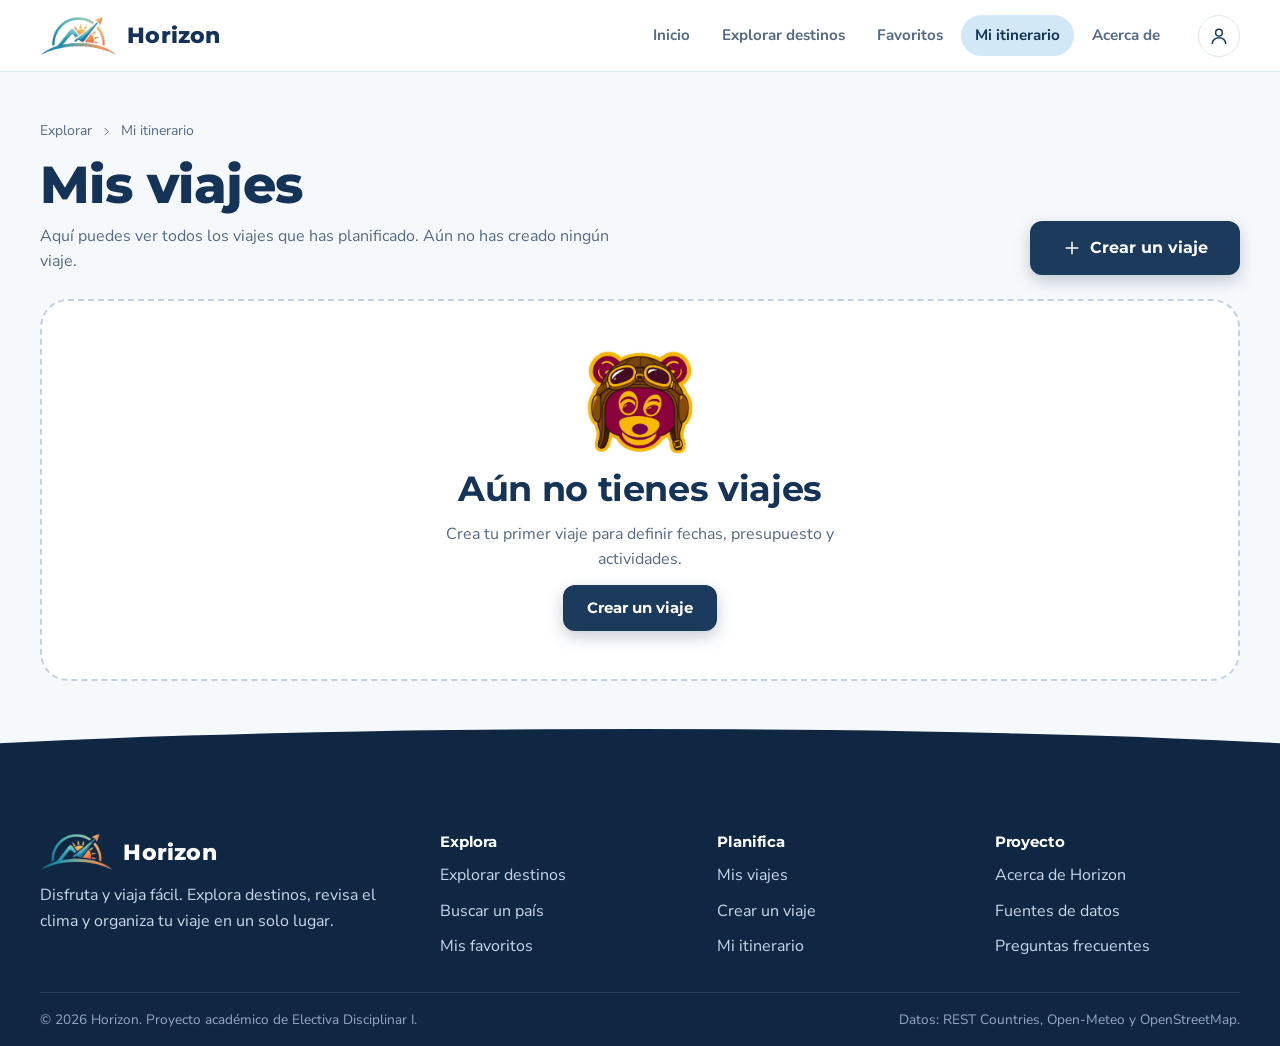
<file: mis-viajes.html>
<!DOCTYPE html>
<html lang="es">
<head>
  <meta charset="utf-8">
  <meta name="viewport" content="width=device-width, initial-scale=1">
  <title>Mis viajes | Horizon</title>
  <meta name="description" content="Todos los viajes que has creado.">
  <meta name="theme-color" content="#1b3a5c">
  <link rel="icon" type="image/png" href="assets/img/mascota.png">
  <link rel="preconnect" href="https://fonts.googleapis.com"><link rel="preconnect" href="https://fonts.gstatic.com" crossorigin><link rel="stylesheet" href="https://fonts.googleapis.com/css2?family=Montserrat:wght@600;700;800&family=Nunito+Sans:wght@400;600;700&display=swap">
  <link rel="stylesheet" href="css/base.css">
  <link rel="stylesheet" href="css/components.css">
  <link rel="stylesheet" href="css/pages.css">
  <link rel="stylesheet" href="css/responsive.css">
</head>
<body class="">
<svg xmlns="http://www.w3.org/2000/svg" width="0" height="0" style="position:absolute" aria-hidden="true" focusable="false"><symbol id="i-search" viewBox="0 0 24 24"><circle cx="11" cy="11" r="7"/><path d="m21 21-4.3-4.3"/></symbol><symbol id="i-pin" viewBox="0 0 24 24"><path d="M20 10c0 6-8 12-8 12S4 16 4 10a8 8 0 0 1 16 0Z"/><circle cx="12" cy="10" r="3"/></symbol><symbol id="i-calendar" viewBox="0 0 24 24"><rect x="3" y="4" width="18" height="18" rx="2"/><path d="M16 2v4M8 2v4M3 10h18"/></symbol><symbol id="i-clock" viewBox="0 0 24 24"><circle cx="12" cy="12" r="9"/><path d="M12 7v5l3 2"/></symbol><symbol id="i-user" viewBox="0 0 24 24"><circle cx="12" cy="8" r="4"/><path d="M4 21c0-4 3.6-7 8-7s8 3 8 7"/></symbol><symbol id="i-users" viewBox="0 0 24 24"><circle cx="9" cy="8" r="3.5"/><path d="M2.5 20c0-3.5 3-6 6.5-6s6.5 2.5 6.5 6"/><path d="M16 4.5a3.5 3.5 0 0 1 0 7M18 14.5c2.2.8 3.5 2.8 3.5 5.5"/></symbol><symbol id="i-plane" viewBox="0 0 24 24"><path d="M17.8 19.2 16 11l3.5-3.5C21 6 21.5 4 21 3c-1-.5-3 0-4.5 1.5L13 8 4.8 6.2c-.5-.1-.9.1-1.1.5l-.3.5c-.2.5-.1 1 .3 1.3L9 12l-2 3H4l-1 1 3 2 2 3 1-1v-3l3-2 3.5 5.3c.3.4.8.5 1.3.3l.5-.2c.4-.3.6-.7.5-1.2z"/></symbol><symbol id="i-heart" viewBox="0 0 24 24"><path d="M19 14c1.5-1.5 3-3.2 3-5.5A5.5 5.5 0 0 0 16.5 3c-1.8 0-3 .5-4.5 2-1.5-1.5-2.7-2-4.5-2A5.5 5.5 0 0 0 2 8.5c0 2.3 1.5 4 3 5.5l7 7Z"/></symbol><symbol id="i-bookmark" viewBox="0 0 24 24"><path d="m19 21-7-4-7 4V5a2 2 0 0 1 2-2h10a2 2 0 0 1 2 2v16Z"/></symbol><symbol id="i-chevron-right" viewBox="0 0 24 24"><path d="m9 18 6-6-6-6"/></symbol><symbol id="i-chevron-left" viewBox="0 0 24 24"><path d="m15 18-6-6 6-6"/></symbol><symbol id="i-arrow-left" viewBox="0 0 24 24"><path d="M19 12H5M12 19l-7-7 7-7"/></symbol><symbol id="i-arrow-right" viewBox="0 0 24 24"><path d="M5 12h14M12 5l7 7-7 7"/></symbol><symbol id="i-dots" viewBox="0 0 24 24"><circle cx="12" cy="5" r="1.4" fill="currentColor"/><circle cx="12" cy="12" r="1.4" fill="currentColor"/><circle cx="12" cy="19" r="1.4" fill="currentColor"/></symbol><symbol id="i-plus" viewBox="0 0 24 24"><path d="M12 5v14M5 12h14"/></symbol><symbol id="i-trash" viewBox="0 0 24 24"><path d="M3 6h18M8 6V4a1 1 0 0 1 1-1h6a1 1 0 0 1 1 1v2M19 6l-1 14a2 2 0 0 1-2 2H8a2 2 0 0 1-2-2L5 6M10 11v6M14 11v6"/></symbol><symbol id="i-edit" viewBox="0 0 24 24"><path d="M12 20h9"/><path d="M16.5 3.5a2.1 2.1 0 0 1 3 3L7 19l-4 1 1-4Z"/></symbol><symbol id="i-check" viewBox="0 0 24 24"><path d="M20 6 9 17l-5-5"/></symbol><symbol id="i-x" viewBox="0 0 24 24"><path d="M18 6 6 18M6 6l12 12"/></symbol><symbol id="i-info" viewBox="0 0 24 24"><circle cx="12" cy="12" r="9"/><path d="M12 16v-4M12 8h.01"/></symbol><symbol id="i-alert" viewBox="0 0 24 24"><circle cx="12" cy="12" r="9"/><path d="M12 8v4M12 16h.01"/></symbol><symbol id="i-check-circle" viewBox="0 0 24 24"><circle cx="12" cy="12" r="9"/><path d="m8.5 12.5 2.5 2.5 4.5-5"/></symbol><symbol id="i-sun" viewBox="0 0 24 24"><circle cx="12" cy="12" r="4"/><path d="M12 2v2M12 20v2M4.9 4.9l1.4 1.4M17.7 17.7l1.4 1.4M2 12h2M20 12h2M4.9 19.1l1.4-1.4M17.7 6.3l1.4-1.4"/></symbol><symbol id="i-cloud" viewBox="0 0 24 24"><path d="M17.5 19H9a7 7 0 1 1 6.71-9h1.79a4.5 4.5 0 1 1 0 9Z"/></symbol><symbol id="i-cloud-sun" viewBox="0 0 24 24"><path d="M12 2v2M4.9 4.9l1.4 1.4M2 12h2M20 12h2M17.7 6.3l1.4-1.4"/><path d="M15.9 12.1a4 4 0 0 0-7.7-.9"/><path d="M13 22H7a5 5 0 1 1 4.9-6H13a3 3 0 0 1 0 6Z"/></symbol><symbol id="i-cloud-rain" viewBox="0 0 24 24"><path d="M4 14.9A7 7 0 1 1 15.7 8h1.8a4.5 4.5 0 0 1 2.5 8.2"/><path d="M16 14v6M8 14v6M12 16v6"/></symbol><symbol id="i-wind" viewBox="0 0 24 24"><path d="M17.7 7.7a2.5 2.5 0 1 1 1.8 4.3H2M9.6 4.6A2 2 0 1 1 11 8H2M12.6 19.4A2 2 0 1 0 14 16H2"/></symbol><symbol id="i-thermometer" viewBox="0 0 24 24"><path d="M14 14.8V4a2 2 0 0 0-4 0v10.8a4 4 0 1 0 4 0Z"/></symbol><symbol id="i-droplet" viewBox="0 0 24 24"><path d="M12 22a7 7 0 0 0 7-7c0-4-7-12-7-12S5 11 5 15a7 7 0 0 0 7 7Z"/></symbol><symbol id="i-globe" viewBox="0 0 24 24"><circle cx="12" cy="12" r="9"/><path d="M3 12h18M12 3a14 14 0 0 1 0 18M12 3a14 14 0 0 0 0 18"/></symbol><symbol id="i-compass" viewBox="0 0 24 24"><circle cx="12" cy="12" r="9"/><path d="m15.5 8.5-2 5-5 2 2-5Z"/></symbol><symbol id="i-coin" viewBox="0 0 24 24"><circle cx="12" cy="12" r="9"/><path d="M14.8 9.2c-.6-.8-1.6-1.2-2.8-1.2-1.7 0-2.8.8-2.8 2 0 3 5.6 1.5 5.6 4.2 0 1.2-1.2 2-2.8 2-1.3 0-2.4-.5-3-1.4M12 6.5V8m0 8v1.5"/></symbol><symbol id="i-language" viewBox="0 0 24 24"><path d="m5 8 6 6M4 14l6-6 2-3M2 5h12M7 2h1M22 22l-5-10-5 10M14 18h6"/></symbol><symbol id="i-landmark" viewBox="0 0 24 24"><path d="M3 22h18M6 18v-7M10 18v-7M14 18v-7M18 18v-7M12 2 3 7h18ZM3 18h18"/></symbol><symbol id="i-tree" viewBox="0 0 24 24"><path d="M12 22v-6"/><path d="M12 16c4 0 7-3 7-6.5S15.5 3 12 3 5 6 5 9.5 8 16 12 16Z"/></symbol><symbol id="i-museum" viewBox="0 0 24 24"><path d="M3 21h18M5 21V10M9.5 21V10M14.5 21V10M19 21V10M2.5 10 12 4l9.5 6Z"/></symbol><symbol id="i-briefcase" viewBox="0 0 24 24"><rect x="2" y="7" width="20" height="14" rx="2"/><path d="M16 21V5a2 2 0 0 0-2-2h-4a2 2 0 0 0-2 2v16"/></symbol><symbol id="i-file-text" viewBox="0 0 24 24"><path d="M14 2H6a2 2 0 0 0-2 2v16a2 2 0 0 0 2 2h12a2 2 0 0 0 2-2V8Z"/><path d="M14 2v6h6M8 13h8M8 17h8M8 9h2"/></symbol><symbol id="i-menu" viewBox="0 0 24 24"><path d="M4 6h16M4 12h16M4 18h16"/></symbol><symbol id="i-mail" viewBox="0 0 24 24"><rect x="3" y="5" width="18" height="14" rx="2"/><path d="m3 7 9 6 9-6"/></symbol><symbol id="i-lock" viewBox="0 0 24 24"><rect x="4" y="11" width="16" height="10" rx="2"/><path d="M8 11V7a4 4 0 0 1 8 0v4"/></symbol><symbol id="i-map" viewBox="0 0 24 24"><path d="M9 4 3 6v14l6-2 6 2 6-2V4l-6 2Z"/><path d="M9 4v14M15 6v14"/></symbol><symbol id="i-star" viewBox="0 0 24 24"><path d="m12 3 2.7 5.6 6.1.9-4.4 4.3 1 6.1L12 17l-5.4 2.9 1-6.1L3.2 9.5l6.1-.9Z"/></symbol><symbol id="i-external" viewBox="0 0 24 24"><path d="M18 13v6a2 2 0 0 1-2 2H5a2 2 0 0 1-2-2V8a2 2 0 0 1 2-2h6M15 3h6v6M10 14 21 3"/></symbol><symbol id="i-share" viewBox="0 0 24 24"><circle cx="18" cy="5" r="3"/><circle cx="6" cy="12" r="3"/><circle cx="18" cy="19" r="3"/><path d="m8.6 13.5 6.8 4M15.4 6.5l-6.8 4"/></symbol><symbol id="i-save" viewBox="0 0 24 24"><path d="M19 21H5a2 2 0 0 1-2-2V5a2 2 0 0 1 2-2h11l5 5v11a2 2 0 0 1-2 2Z"/><path d="M17 21v-8H7v8M7 3v5h8"/></symbol><symbol id="i-utensils" viewBox="0 0 24 24"><path d="M3 2v7a2 2 0 0 0 2 2h4a2 2 0 0 0 2-2V2M7 2v20M21 15V2a5 5 0 0 0-5 5v6a2 2 0 0 0 2 2h3Zm0 0v7"/></symbol><symbol id="i-code" viewBox="0 0 24 24"><path d="m16 18 6-6-6-6M8 6l-6 6 6 6"/></symbol><symbol id="i-sparkle" viewBox="0 0 24 24"><path d="m12 3 1.9 5.1L19 10l-5.1 1.9L12 17l-1.9-5.1L5 10l5.1-1.9ZM19 15l.8 2.2L22 18l-2.2.8L19 21l-.8-2.2L16 18l2.2-.8Z"/></symbol><symbol id="i-snowflake" viewBox="0 0 24 24"><path d="M12 2v20M4.9 7.5l14.2 9M4.9 16.5l14.2-9M9 4l3 2 3-2M9 20l3-2 3 2"/></symbol><symbol id="i-zap" viewBox="0 0 24 24"><path d="M13 2 4 14h7l-1 8 9-12h-7Z"/></symbol><symbol id="i-refresh" viewBox="0 0 24 24"><path d="M21 12a9 9 0 1 1-3-6.7L21 8M21 3v5h-5"/></symbol><symbol id="i-log-out" viewBox="0 0 24 24"><path d="M9 21H5a2 2 0 0 1-2-2V5a2 2 0 0 1 2-2h4M16 17l5-5-5-5M21 12H9"/></symbol></svg>
<a class="skip-link" href="#contenido">Saltar al contenido</a>

<header class="site-header">
  <div class="container navbar">
    <a class="navbar__brand" href="index.html" aria-label="Horizon, ir al inicio">
      <img src="assets/img/logo-mark.png" alt="" width="191" height="99">
      <span>Horizon</span>
    </a>
    <nav class="navbar__menu" id="nav-menu" aria-label="Navegación principal"><a class="navbar__link" href="index.html">Inicio</a><a class="navbar__link" href="explorar.html">Explorar destinos</a><a class="navbar__link" href="favoritos.html">Favoritos</a><a class="navbar__link is-active" href="mis-viajes.html" aria-current="page">Mi itinerario</a><a class="navbar__link" href="acerca-de.html">Acerca de</a></nav>
    <div class="navbar__actions has-menu">
      <button class="icon-btn" type="button" data-menu-toggle aria-expanded="false" aria-controls="user-menu" aria-haspopup="true" aria-label="Abrir menú de usuario"><svg class="icon" aria-hidden="true" focusable="false"><use href="#i-user"/></svg></button>
      <div class="menu" id="user-menu" hidden>
        <p class="menu__hello" data-session-hello hidden></p>
        <a class="menu__item" href="index.html#acceso" data-session-login><svg class="icon" aria-hidden="true" focusable="false"><use href="#i-lock"/></svg>Iniciar sesión</a>
        <a class="menu__item" href="favoritos.html"><svg class="icon" aria-hidden="true" focusable="false"><use href="#i-heart"/></svg>Mis favoritos</a>
        <a class="menu__item" href="mis-viajes.html"><svg class="icon" aria-hidden="true" focusable="false"><use href="#i-briefcase"/></svg>Mis viajes</a>
        <div class="menu__sep" role="separator"></div>
        <a class="menu__item" href="crear-viaje.html"><svg class="icon" aria-hidden="true" focusable="false"><use href="#i-plus"/></svg>Crear un viaje</a>
        <button class="menu__item" type="button" data-session-logout hidden><svg class="icon" aria-hidden="true" focusable="false"><use href="#i-log-out"/></svg>Cerrar sesión</button>
      </div>
      <button class="icon-btn navbar__toggle" type="button" aria-expanded="false" aria-controls="nav-menu" aria-label="Abrir menú de navegación"><svg class="icon" aria-hidden="true" focusable="false"><use href="#i-menu"/></svg></button>
    </div>
  </div>
</header>
<main id="contenido">

<div class="container">
  <header class="page-head">
    <nav class="breadcrumb" aria-label="Migas de pan"><a href="explorar.html">Explorar</a><svg class="icon" aria-hidden="true" focusable="false"><use href="#i-chevron-right"/></svg><span aria-current="page">Mi itinerario</span></nav>
    <div class="page-head__row" style="margin-top:12px">
      <div>
        <h1>Mis viajes</h1>
        <p>Aquí puedes ver todos los viajes que has planificado. <span id="trips-summary"></span></p>
      </div>
      <a class="btn btn--primary btn--lg" href="crear-viaje.html"><svg class="icon" aria-hidden="true" focusable="false"><use href="#i-plus"/></svg>Crear un viaje</a>
    </div>
  </header>

  <div class="trip-grid" id="trip-grid" aria-live="polite"></div>

  <div class="empty-state" id="trips-empty" hidden>
    <img src="assets/img/mascota.png" alt="" width="110" height="107">
    <h2>Aún no tienes viajes</h2>
    <p>Crea tu primer viaje para definir fechas, presupuesto y actividades.</p>
    <a class="btn btn--primary" href="crear-viaje.html">Crear un viaje</a>
  </div>
</div>
</main>
<footer class="site-footer">
  <div class="container">
    <div class="footer__grid">
      <div class="footer__brand">
        <a class="navbar__brand" href="index.html"><img src="assets/img/logo-mark.png" alt="" width="191" height="99"><span>Horizon</span></a>
        <p>Disfruta y viaja fácil. Explora destinos, revisa el clima y organiza tu viaje en un solo lugar.</p>
      </div>
      <div>
        <h2 class="footer__title">Explora</h2>
        <ul class="footer__links">
          <li><a href="explorar.html">Explorar destinos</a></li>
          <li><a href="destinos.html">Buscar un país</a></li>
          <li><a href="favoritos.html">Mis favoritos</a></li>
        </ul>
      </div>
      <div>
        <h2 class="footer__title">Planifica</h2>
        <ul class="footer__links">
          <li><a href="mis-viajes.html">Mis viajes</a></li>
          <li><a href="crear-viaje.html">Crear un viaje</a></li>
          <li><a href="itinerario.html">Mi itinerario</a></li>
        </ul>
      </div>
      <div>
        <h2 class="footer__title">Proyecto</h2>
        <ul class="footer__links">
          <li><a href="acerca-de.html">Acerca de Horizon</a></li>
          <li><a href="acerca-de.html#datos">Fuentes de datos</a></li>
          <li><a href="acerca-de.html#preguntas">Preguntas frecuentes</a></li>
        </ul>
      </div>
    </div>
    <div class="footer__bottom">
      <p>© 2026 Horizon. Proyecto académico de Electiva Disciplinar I.</p>
      <p>Datos: REST Countries, Open-Meteo y OpenStreetMap.</p>
    </div>
  </div>
</footer>
<div class="toast-region" id="toast-region" role="status" aria-live="polite"></div>
<script src="js/config.js" defer></script>
<script src="js/utils.js" defer></script>
<script src="js/storage.js" defer></script>
<script src="js/api.js" defer></script>
<script src="js/ui.js" defer></script>
<script src="js/pages/mis-viajes.js" defer></script>
</body>
</html>
</file>
<file: css/base.css>
/* ==========================================================================
   HORIZON · base.css
   Variables de diseño (design tokens), reset, tipografía y utilidades.
   ========================================================================== */

:root {
  /* Marca (tomados del logo y la mascota) */
  --navy-900: #0f2742;
  --navy-800: #153356;
  --navy-700: #1b3a5c;
  --navy-500: #34618f;
  --teal-700: #14717f;
  --teal-500: #2ba3b5;
  --teal-100: #dcf2f5;
  --orange-600: #e0731b;
  --orange-500: #f28c38;
  --orange-100: #fdebd9;
  --burgundy-700: #7a1f3d;
  --gold-500: #f2b31a;

  /* Neutros */
  --bg: #f6f9fc;
  --surface: #ffffff;
  --sky-100: #eaf4fb;
  --sky-200: #d3e8f6;
  --ink: #14263d;
  --muted: #566a82;
  --line: #dce5ee;
  --line-strong: #c3d1e0;

  /* Estados */
  --danger: #c23a3a;
  --danger-bg: #fdeeee;
  --success: #1b8559;
  --success-bg: #e6f6ee;
  --warning-bg: #fff4dc;

  /* Tipografía */
  --font-title: "Montserrat", "Segoe UI", system-ui, -apple-system, sans-serif;
  --font-body: "Nunito Sans", "Segoe UI", system-ui, -apple-system, sans-serif;

  /* Radios (varían según la jerarquía del elemento) */
  --r-sm: 8px;
  --r-md: 12px;
  --r-lg: 20px;
  --r-xl: 28px;
  --r-pill: 999px;

  /* Sombras con tinte azul marino */
  --shadow-sm: 0 1px 2px rgba(15, 39, 66, 0.06), 0 2px 6px rgba(15, 39, 66, 0.05);
  --shadow-md: 0 2px 4px rgba(15, 39, 66, 0.05), 0 12px 28px rgba(15, 39, 66, 0.09);
  --shadow-lg: 0 4px 8px rgba(15, 39, 66, 0.06), 0 24px 48px rgba(15, 39, 66, 0.16);

  /* Espaciado */
  --space-1: 4px;
  --space-2: 8px;
  --space-3: 12px;
  --space-4: 16px;
  --space-5: 24px;
  --space-6: 32px;
  --space-7: 48px;
  --space-8: 72px;
  --space-9: 104px;

  --container: 1200px;
  --header-h: 72px;
  --ease: cubic-bezier(0.22, 0.61, 0.36, 1);
}

/* ---------- Reset ---------- */
*,
*::before,
*::after {
  box-sizing: border-box;
}

html {
  -webkit-text-size-adjust: 100%;
  scroll-behavior: smooth;
  scroll-padding-top: calc(var(--header-h) + 16px);
}

body {
  margin: 0;
  min-height: 100vh;
  display: flex;
  flex-direction: column;
  font-family: var(--font-body);
  font-size: 1rem;
  line-height: 1.6;
  color: var(--ink);
  background: var(--bg);
  -webkit-font-smoothing: antialiased;
}

main {
  flex: 1 0 auto;
}

/* El atributo hidden siempre debe ocultar, aunque el elemento tenga display propio */
[hidden] {
  display: none !important;
}

img,
svg,
video {
  display: block;
  max-width: 100%;
}

img {
  height: auto;
}

button,
input,
select,
textarea {
  font: inherit;
  color: inherit;
}

button {
  cursor: pointer;
}

a {
  color: var(--teal-700);
  text-decoration-thickness: 1px;
  text-underline-offset: 3px;
}

a:hover {
  color: var(--navy-700);
}

ul,
ol {
  margin: 0;
  padding: 0;
  list-style: none;
}

p {
  margin: 0;
}

::selection {
  background: var(--teal-100);
  color: var(--navy-900);
}

/* ---------- Tipografía ---------- */
h1,
h2,
h3,
h4 {
  margin: 0;
  font-family: var(--font-title);
  font-weight: 700;
  line-height: 1.18;
  letter-spacing: -0.01em;
  color: var(--navy-800);
}

h1 {
  font-size: clamp(2rem, 1.4rem + 2.6vw, 3.25rem);
  font-weight: 800;
}

h2 {
  font-size: clamp(1.5rem, 1.2rem + 1.4vw, 2.2rem);
}

h3 {
  font-size: 1.15rem;
}

h4 {
  font-size: 1rem;
}

.lead {
  font-size: 1.125rem;
  color: var(--muted);
  max-width: 62ch;
}

.text-muted {
  color: var(--muted);
}

.text-small {
  font-size: 0.875rem;
}

/* ---------- Layout ---------- */
.container {
  width: min(100% - 2.5rem, var(--container));
  margin-inline: auto;
}

.section {
  padding-block: var(--space-8);
}

.section--tight {
  padding-block: var(--space-7);
}

.section--white {
  background: var(--surface);
}

.section-head {
  display: flex;
  flex-direction: column;
  gap: var(--space-2);
  margin-bottom: var(--space-6);
}

.section-head--center {
  align-items: center;
  text-align: center;
}

.section-head--row {
  flex-direction: row;
  align-items: end;
  justify-content: space-between;
  gap: var(--space-5);
}

/* ---------- Iconos (sprite SVG) ---------- */
.icon {
  width: 1.25em;
  height: 1.25em;
  flex: none;
  fill: none;
  stroke: currentColor;
  stroke-width: 1.8;
  stroke-linecap: round;
  stroke-linejoin: round;
}

.icon--fill {
  fill: currentColor;
}

.icon--lg {
  width: 1.75em;
  height: 1.75em;
}

/* ---------- Accesibilidad ---------- */
.sr-only {
  position: absolute;
  width: 1px;
  height: 1px;
  padding: 0;
  margin: -1px;
  overflow: hidden;
  clip: rect(0, 0, 0, 0);
  white-space: nowrap;
  border: 0;
}

.skip-link {
  position: absolute;
  left: 16px;
  top: -64px;
  z-index: 1000;
  padding: 10px 18px;
  background: var(--navy-800);
  color: #fff;
  border-radius: var(--r-sm);
  transition: top 0.2s var(--ease);
}

.skip-link:focus {
  top: 12px;
  color: #fff;
}

:focus-visible {
  outline: 3px solid var(--orange-500);
  outline-offset: 2px;
  border-radius: 4px;
}

@media (prefers-reduced-motion: reduce) {
  *,
  *::before,
  *::after {
    animation-duration: 0.01ms !important;
    animation-iteration-count: 1 !important;
    transition-duration: 0.01ms !important;
    scroll-behavior: auto !important;
  }
}
</file>
<file: css/components.css>
/* ==========================================================================
   HORIZON · components.css
   Componentes reutilizables en todas las pantallas.
   ========================================================================== */

/* ---------- Navbar ---------- */
.site-header {
  position: sticky;
  top: 0;
  z-index: 100;
  height: var(--header-h);
  background: rgba(255, 255, 255, 0.92);
  backdrop-filter: saturate(160%) blur(12px);
  -webkit-backdrop-filter: saturate(160%) blur(12px);
  border-bottom: 1px solid var(--line);
}

.navbar {
  height: 100%;
  display: flex;
  align-items: center;
  gap: var(--space-5);
}

.navbar__brand {
  display: inline-flex;
  align-items: center;
  gap: 10px;
  text-decoration: none;
  color: var(--navy-800);
}

.navbar__brand img {
  height: 40px;
  width: auto;
}

.navbar__brand span {
  font-family: var(--font-title);
  font-weight: 800;
  font-size: 1.35rem;
  letter-spacing: 0.01em;
}

.navbar__menu {
  display: flex;
  align-items: center;
  gap: var(--space-1);
  margin-left: auto;
}

.navbar__link {
  display: inline-flex;
  align-items: center;
  padding: 8px 14px;
  font-weight: 700;
  font-size: 0.95rem;
  color: var(--muted);
  text-decoration: none;
  border-radius: var(--r-pill);
  transition: background 0.2s, color 0.2s;
}

.navbar__link:hover {
  color: var(--navy-800);
  background: var(--sky-100);
}

.navbar__link.is-active {
  color: var(--navy-800);
  background: var(--sky-200);
}

.navbar__actions {
  display: flex;
  align-items: center;
  gap: var(--space-2);
  position: relative;
}

.navbar__toggle.icon-btn {
  display: none;
}

/* ---------- Botones ---------- */
.btn {
  display: inline-flex;
  align-items: center;
  justify-content: center;
  gap: 8px;
  min-height: 46px;
  padding: 10px 22px;
  font-family: var(--font-title);
  font-weight: 700;
  font-size: 0.95rem;
  line-height: 1.2;
  text-decoration: none;
  white-space: nowrap;
  border: 2px solid transparent;
  border-radius: var(--r-md);
  transition: background 0.2s, color 0.2s, border-color 0.2s, transform 0.15s, box-shadow 0.2s;
}

.btn:active {
  transform: translateY(1px);
}

.btn--primary {
  background: var(--navy-700);
  color: #fff;
  box-shadow: 0 6px 16px rgba(27, 58, 92, 0.25);
}

.btn--primary:hover {
  background: var(--navy-900);
  color: #fff;
}

.btn--accent {
  background: var(--orange-500);
  color: var(--navy-900);
  box-shadow: 0 6px 16px rgba(242, 140, 56, 0.35);
}

.btn--accent:hover {
  background: #ff9f52;
  color: var(--navy-900);
}

.btn--outline {
  background: transparent;
  color: var(--navy-700);
  border-color: var(--line-strong);
}

.btn--outline:hover {
  border-color: var(--navy-700);
  background: var(--sky-100);
  color: var(--navy-800);
}

.btn--ghost {
  background: transparent;
  color: var(--navy-700);
}

.btn--ghost:hover {
  background: var(--sky-100);
  color: var(--navy-800);
}

.btn--danger {
  background: var(--danger);
  color: #fff;
}

.btn--danger:hover {
  background: #a62e2e;
  color: #fff;
}

.btn--sm {
  min-height: 38px;
  padding: 6px 16px;
  font-size: 0.875rem;
  border-radius: 10px;
}

.btn--lg {
  min-height: 54px;
  padding: 14px 30px;
  font-size: 1rem;
}

.btn--block {
  width: 100%;
}

.btn[disabled],
.btn[aria-disabled="true"] {
  opacity: 0.55;
  cursor: not-allowed;
  box-shadow: none;
}

.icon-btn {
  display: inline-grid;
  place-items: center;
  width: 42px;
  height: 42px;
  padding: 0;
  color: var(--navy-700);
  background: var(--surface);
  border: 1px solid var(--line);
  border-radius: 50%;
  transition: background 0.2s, color 0.2s, border-color 0.2s, transform 0.2s var(--ease);
}

.icon-btn:hover {
  background: var(--sky-100);
  border-color: var(--line-strong);
}

.icon-btn--ghost {
  border-color: transparent;
  background: transparent;
}

/* Botón de favorito (corazón) */
.fav-btn[aria-pressed="true"] {
  color: #d6336c;
}

.fav-btn[aria-pressed="true"] .icon {
  fill: currentColor;
}

.fav-btn.icon-btn[aria-pressed="true"] {
  background: #fff0f5;
  border-color: #f5c2d4;
  animation: pop 0.35s var(--ease);
}

@keyframes pop {
  50% {
    transform: scale(1.18);
  }
}

/* ---------- Dropdown ---------- */
.menu {
  position: absolute;
  top: calc(100% + 8px);
  right: 0;
  z-index: 60;
  min-width: 210px;
  padding: 6px;
  background: var(--surface);
  border: 1px solid var(--line);
  border-radius: var(--r-md);
  box-shadow: var(--shadow-lg);
}

.menu[hidden] {
  display: none;
}

.menu__item {
  display: flex;
  align-items: center;
  gap: 10px;
  width: 100%;
  padding: 10px 12px;
  font-size: 0.925rem;
  font-weight: 600;
  text-align: left;
  color: var(--ink);
  text-decoration: none;
  background: none;
  border: 0;
  border-radius: var(--r-sm);
}

.menu__item:hover {
  background: var(--sky-100);
  color: var(--ink);
}

.menu__item--danger {
  color: var(--danger);
}

.menu__item--danger:hover {
  background: var(--danger-bg);
  color: var(--danger);
}

.menu__sep {
  height: 1px;
  margin: 6px 4px;
  background: var(--line);
}

.has-menu {
  position: relative;
}

/* ---------- Formularios ---------- */
.field {
  display: flex;
  flex-direction: column;
  gap: 6px;
}

.field__label {
  font-size: 0.9rem;
  font-weight: 700;
  color: var(--navy-800);
}

.field__label .optional {
  font-weight: 400;
  color: var(--muted);
}

.field__control {
  position: relative;
}

.field__control > .icon {
  position: absolute;
  left: 14px;
  top: 50%;
  transform: translateY(-50%);
  color: var(--muted);
  pointer-events: none;
}

.field__control--select::after {
  content: "";
  position: absolute;
  right: 16px;
  top: 50%;
  width: 8px;
  height: 8px;
  margin-top: -6px;
  border-right: 2px solid var(--muted);
  border-bottom: 2px solid var(--muted);
  transform: rotate(45deg);
  pointer-events: none;
}

.input,
.select,
.textarea {
  width: 100%;
  min-height: 48px;
  padding: 11px 14px;
  background: var(--surface);
  border: 1.5px solid var(--line-strong);
  border-radius: var(--r-md);
  transition: border-color 0.2s, box-shadow 0.2s, background 0.2s;
}

.field__control > .icon ~ .input,
.field__control > .icon ~ .select,
.field__control > .icon ~ .textarea {
  padding-left: 44px;
}

.select {
  appearance: none;
  -webkit-appearance: none;
  padding-right: 40px;
  cursor: pointer;
}

.textarea {
  min-height: 120px;
  resize: vertical;
  line-height: 1.5;
}

.field__control--textarea > .icon {
  top: 16px;
  transform: none;
}

.input::placeholder,
.textarea::placeholder {
  color: #8a9bb0;
}

.input:hover,
.select:hover,
.textarea:hover {
  border-color: var(--navy-500);
}

.input:focus,
.select:focus,
.textarea:focus {
  outline: none;
  border-color: var(--teal-500);
  box-shadow: 0 0 0 4px rgba(43, 163, 181, 0.2);
}

.field.is-invalid .input,
.field.is-invalid .select,
.field.is-invalid .textarea {
  border-color: var(--danger);
  background: #fffafa;
}

.field.is-invalid .input:focus,
.field.is-invalid .select:focus,
.field.is-invalid .textarea:focus {
  box-shadow: 0 0 0 4px rgba(194, 58, 58, 0.18);
}

.field.is-valid .input,
.field.is-valid .select,
.field.is-valid .textarea {
  border-color: var(--success);
}

.field__hint {
  font-size: 0.8125rem;
  color: var(--muted);
}

.field__error {
  display: none;
  align-items: center;
  gap: 6px;
  font-size: 0.8125rem;
  font-weight: 700;
  color: var(--danger);
}

.field.is-invalid .field__error {
  display: flex;
}

.field__counter {
  align-self: flex-end;
  font-size: 0.78rem;
  color: var(--muted);
}

/* ---------- Chips, badges y metadatos ---------- */
.chip {
  display: inline-flex;
  align-items: center;
  gap: 6px;
  padding: 5px 12px;
  font-size: 0.8125rem;
  font-weight: 700;
  color: var(--navy-700);
  background: var(--sky-100);
  border: 1px solid transparent;
  border-radius: var(--r-pill);
  text-decoration: none;
  transition: background 0.2s, border-color 0.2s;
}

a.chip:hover,
button.chip:hover {
  background: var(--sky-200);
  color: var(--navy-800);
}

.chip--teal {
  color: var(--teal-700);
  background: var(--teal-100);
}

.chip--orange {
  color: #8a4408;
  background: var(--orange-100);
}

.chip--outline {
  background: var(--surface);
  border-color: var(--line-strong);
}

.chip.is-selected,
.chip[aria-pressed="true"] {
  color: #fff;
  background: var(--navy-700);
}

.badge {
  display: inline-flex;
  align-items: center;
  gap: 6px;
  padding: 3px 10px;
  font-size: 0.75rem;
  font-weight: 800;
  border-radius: var(--r-pill);
}

.badge--next {
  color: #0d5d3f;
  background: var(--success-bg);
}

.badge--plan {
  color: #8a5a00;
  background: var(--warning-bg);
}

.badge--done {
  color: var(--navy-700);
  background: var(--sky-200);
}

.meta-list {
  display: flex;
  flex-wrap: wrap;
  gap: 6px 18px;
  font-size: 0.875rem;
  color: var(--muted);
}

.meta-list li {
  display: inline-flex;
  align-items: center;
  gap: 6px;
}

.meta-list .icon {
  width: 1.05em;
  height: 1.05em;
  color: var(--teal-500);
}

/* ---------- Tarjetas ---------- */
.card {
  background: var(--surface);
  border: 1px solid var(--line);
  border-radius: var(--r-lg);
  box-shadow: var(--shadow-sm);
}

.card--pad {
  padding: var(--space-5);
}

/* Tarjeta vertical (destinos destacados) */
.dest-card {
  display: flex;
  flex-direction: column;
  overflow: hidden;
  background: var(--surface);
  border: 1px solid var(--line);
  border-radius: var(--r-lg);
  box-shadow: var(--shadow-sm);
  transition: transform 0.25s var(--ease), box-shadow 0.25s var(--ease);
}

.dest-card:hover {
  transform: translateY(-4px);
  box-shadow: var(--shadow-md);
}

.dest-card__media {
  position: relative;
  aspect-ratio: 16 / 10;
  background: var(--sky-200);
}

.dest-card__media > img:first-child {
  width: 100%;
  height: 100%;
  object-fit: cover;
}

.dest-card__fav {
  position: absolute;
  top: 12px;
  right: 12px;
  box-shadow: var(--shadow-sm);
}

.flag-chip {
  position: absolute;
  left: 12px;
  bottom: -16px;
  width: 54px;
  height: 36px;
  overflow: hidden;
  background: #fff;
  border: 3px solid #fff;
  border-radius: 8px;
  box-shadow: var(--shadow-md);
}

.flag-chip img {
  width: 100%;
  height: 100%;
  object-fit: cover;
}

.dest-card__body {
  display: flex;
  flex-direction: column;
  flex: 1;
  gap: var(--space-2);
  padding: 28px var(--space-4) var(--space-4);
}

.dest-card__title {
  font-size: 1.2rem;
}

.dest-card__title a {
  color: inherit;
  text-decoration: none;
}

.dest-card__capital {
  font-size: 0.925rem;
  color: var(--muted);
}

.dest-card__footer {
  display: flex;
  gap: var(--space-2);
  margin-top: auto;
  padding-top: var(--space-3);
}

/* Tarjeta horizontal (resultados de búsqueda) */
.dest-row {
  display: grid;
  grid-template-columns: 148px 1fr auto;
  align-items: center;
  gap: var(--space-5);
  padding: var(--space-3);
  padding-right: var(--space-5);
  background: var(--surface);
  border: 1px solid var(--line);
  border-radius: var(--r-lg);
  box-shadow: var(--shadow-sm);
  transition: box-shadow 0.25s var(--ease), border-color 0.25s;
}

.dest-row:hover {
  border-color: var(--line-strong);
  box-shadow: var(--shadow-md);
}

.dest-row[hidden] {
  display: none;
}

.dest-row__media {
  position: relative;
  display: block;
  width: 148px;
  height: 104px;
  border-radius: var(--r-md);
  overflow: hidden;
}

.dest-row__media > img:first-child {
  width: 100%;
  height: 100%;
  object-fit: cover;
}

.dest-row__media .flag-chip {
  left: 8px;
  bottom: 8px;
  width: 40px;
  height: 27px;
  border-width: 2px;
  border-radius: 6px;
}

.dest-row__title {
  font-size: 1.15rem;
}

.dest-row__title a {
  color: inherit;
  text-decoration: none;
}

.dest-row__title a:hover {
  color: var(--teal-700);
}

.dest-row__sub {
  margin: 2px 0 10px;
  font-size: 0.925rem;
  color: var(--muted);
}

.dest-row__actions {
  display: flex;
  align-items: center;
  gap: var(--space-2);
}

.dest-row__chev {
  color: var(--line-strong);
}

/* ---------- Pestañas ---------- */
.tabs {
  display: flex;
  gap: var(--space-1);
  overflow-x: auto;
  border-bottom: 2px solid var(--line);
  scrollbar-width: none;
}

.tabs::-webkit-scrollbar {
  display: none;
}

.tab {
  position: relative;
  display: inline-flex;
  align-items: center;
  gap: 8px;
  padding: 14px 20px;
  font-family: var(--font-title);
  font-weight: 700;
  font-size: 0.95rem;
  color: var(--muted);
  white-space: nowrap;
  background: none;
  border: 0;
}

.tab::after {
  content: "";
  position: absolute;
  left: 12px;
  right: 12px;
  bottom: -2px;
  height: 3px;
  background: var(--orange-500);
  border-radius: 3px;
  transform: scaleX(0);
  transition: transform 0.25s var(--ease);
}

.tab:hover {
  color: var(--navy-800);
}

.tab[aria-selected="true"] {
  color: var(--navy-800);
}

.tab[aria-selected="true"]::after {
  transform: scaleX(1);
}

.tab-panel {
  padding-top: var(--space-6);
}

.tab-panel[hidden] {
  display: none;
}

/* ---------- Migas de pan y paginación ---------- */
.breadcrumb {
  display: flex;
  flex-wrap: wrap;
  align-items: center;
  gap: 8px;
  font-size: 0.875rem;
  color: var(--muted);
}

.breadcrumb a {
  color: var(--muted);
  text-decoration: none;
}

.breadcrumb a:hover {
  color: var(--navy-800);
  text-decoration: underline;
}

.breadcrumb .icon {
  width: 0.95em;
  height: 0.95em;
}

.back-link {
  display: inline-flex;
  align-items: center;
  gap: 8px;
  font-weight: 700;
  font-size: 0.925rem;
  color: var(--navy-700);
  text-decoration: none;
}

.back-link:hover {
  color: var(--teal-700);
}

.pagination {
  display: flex;
  align-items: center;
  gap: 6px;
}

.pagination__item {
  display: inline-grid;
  place-items: center;
  min-width: 40px;
  height: 40px;
  padding: 0 10px;
  font-weight: 700;
  color: var(--navy-700);
  text-decoration: none;
  background: transparent;
  border: 0;
  border-radius: 10px;
}

.pagination__item:hover {
  background: var(--sky-100);
}

.pagination__item[aria-current="page"] {
  color: #fff;
  background: var(--navy-700);
}

.pagination__item[disabled] {
  color: var(--line-strong);
  cursor: not-allowed;
  background: none;
}

.list-footer {
  display: flex;
  align-items: center;
  justify-content: space-between;
  gap: var(--space-4);
  margin-top: var(--space-5);
  padding-top: var(--space-4);
  border-top: 1px solid var(--line);
  font-size: 0.875rem;
  color: var(--muted);
}

/* ---------- Estado vacío ---------- */
.empty-state {
  display: flex;
  flex-direction: column;
  align-items: center;
  gap: var(--space-3);
  padding: var(--space-7) var(--space-5);
  text-align: center;
  background: var(--surface);
  border: 2px dashed var(--line-strong);
  border-radius: var(--r-xl);
}

.empty-state[hidden] {
  display: none;
}

.empty-state img {
  width: 110px;
}

.empty-state p {
  max-width: 44ch;
  color: var(--muted);
}

/* ---------- Modal (dialog) ---------- */
.modal {
  width: min(92vw, 460px);
  padding: 0;
  color: var(--ink);
  background: var(--surface);
  border: 0;
  border-radius: var(--r-xl);
  box-shadow: var(--shadow-lg);
}

.modal::backdrop {
  background: rgba(15, 39, 66, 0.55);
  backdrop-filter: blur(3px);
}

.modal[open] {
  animation: modal-in 0.28s var(--ease);
}

@keyframes modal-in {
  from {
    opacity: 0;
    transform: translateY(14px) scale(0.97);
  }
}

.modal__body {
  display: flex;
  flex-direction: column;
  align-items: center;
  gap: var(--space-3);
  padding: var(--space-6) var(--space-6) var(--space-4);
  text-align: center;
}

.modal__icon {
  display: grid;
  place-items: center;
  width: 60px;
  height: 60px;
  border-radius: 50%;
  font-size: 1.6rem;
}

.modal__icon--danger {
  color: var(--danger);
  background: var(--danger-bg);
}

.modal__icon--success {
  color: var(--success);
  background: var(--success-bg);
}

.modal__body p {
  color: var(--muted);
}

.modal__footer {
  display: flex;
  gap: var(--space-3);
  padding: var(--space-3) var(--space-6) var(--space-6);
}

.modal__footer .btn {
  flex: 1;
}

/* ---------- Toast ---------- */
.toast-region {
  position: fixed;
  left: 50%;
  bottom: 24px;
  z-index: 2000;
  display: flex;
  flex-direction: column;
  gap: 10px;
  width: min(92vw, 440px);
  transform: translateX(-50%);
  pointer-events: none;
}

.toast {
  display: flex;
  align-items: center;
  gap: 12px;
  padding: 14px 18px;
  font-weight: 600;
  font-size: 0.925rem;
  color: #fff;
  background: var(--navy-900);
  border-radius: var(--r-md);
  box-shadow: var(--shadow-lg);
  animation: toast-in 0.3s var(--ease);
}

.toast .icon {
  color: var(--teal-500);
}

.toast--out {
  opacity: 0;
  transform: translateY(8px);
  transition: opacity 0.3s, transform 0.3s;
}

@keyframes toast-in {
  from {
    opacity: 0;
    transform: translateY(12px);
  }
}

/* ---------- Acordeón ---------- */
.accordion details {
  background: var(--surface);
  border: 1px solid var(--line);
  border-radius: var(--r-md);
}

.accordion details + details {
  margin-top: var(--space-3);
}

.accordion summary {
  display: flex;
  align-items: center;
  justify-content: space-between;
  gap: var(--space-4);
  padding: 18px 20px;
  font-family: var(--font-title);
  font-weight: 700;
  color: var(--navy-800);
  cursor: pointer;
  list-style: none;
}

.accordion summary::-webkit-details-marker {
  display: none;
}

.accordion summary::after {
  content: "+";
  font-size: 1.5rem;
  line-height: 1;
  color: var(--orange-600);
  transition: transform 0.25s var(--ease);
}

.accordion details[open] summary::after {
  transform: rotate(45deg);
}

.accordion details p {
  padding: 0 20px 20px;
  color: var(--muted);
}

/* ---------- Encabezado de página interna ---------- */
.page-head {
  padding-block: var(--space-7) var(--space-5);
}

.page-head__row {
  display: flex;
  align-items: flex-end;
  justify-content: space-between;
  gap: var(--space-5);
}

.page-head__title {
  display: flex;
  align-items: center;
  gap: var(--space-4);
}

.page-head__icon {
  display: grid;
  place-items: center;
  width: 56px;
  height: 56px;
  color: var(--navy-700);
  background: var(--sky-200);
  border-radius: var(--r-md);
  font-size: 1.5rem;
}

.page-head p {
  margin-top: var(--space-2);
  color: var(--muted);
  max-width: 60ch;
}

/* ---------- Footer ---------- */
.site-footer {
  position: relative;
  margin-top: var(--space-9);
  color: #c9d9ea;
  background: var(--navy-900);
}

.site-footer::before {
  content: "";
  position: absolute;
  left: 0;
  right: 0;
  bottom: 100%;
  height: 56px;
  background: var(--navy-900);
  clip-path: ellipse(75% 100% at 50% 100%);
}

.footer__grid {
  display: grid;
  grid-template-columns: 1.5fr repeat(3, 1fr);
  gap: var(--space-6);
  padding-block: var(--space-7) var(--space-6);
}

.footer__brand {
  display: flex;
  flex-direction: column;
  gap: var(--space-3);
  max-width: 34ch;
}

.footer__brand .navbar__brand {
  color: #fff;
}

.footer__brand .navbar__brand img {
  height: 38px;
}

.footer__title {
  margin-bottom: var(--space-3);
  font-size: 0.95rem;
  color: #fff;
}

.footer__links {
  display: flex;
  flex-direction: column;
  gap: 10px;
}

.footer__links a {
  color: #c9d9ea;
  text-decoration: none;
}

.footer__links a:hover {
  color: #fff;
  text-decoration: underline;
}

.footer__bottom {
  display: flex;
  flex-wrap: wrap;
  justify-content: space-between;
  gap: var(--space-3);
  padding-block: var(--space-4);
  font-size: 0.85rem;
  color: #93abc6;
  border-top: 1px solid rgba(255, 255, 255, 0.12);
}

/* ---------- Ajustes finales de componentes ---------- */
.modal__body h2 {
  font-size: 1.35rem;
}

.login-form__fields {
  display: flex;
  flex-direction: column;
  gap: var(--space-4);
  margin-bottom: var(--space-4);
}

/* ---------- Estados de carga y avisos (tercer corte) ---------- */
.skeleton {
  position: relative;
  overflow: hidden;
  background: linear-gradient(100deg, #e6eef6 30%, #f4f8fc 50%, #e6eef6 70%);
  background-size: 220% 100%;
  border: 1px solid var(--line);
  border-radius: var(--r-lg);
  animation: shimmer 1.4s linear infinite;
}

.skeleton--card {
  min-height: 330px;
}

.skeleton--row {
  min-height: 128px;
}

.skeleton--day {
  min-height: 170px;
}

.skeleton--block {
  min-height: 320px;
  border-radius: var(--r-xl);
}

@keyframes shimmer {
  to {
    background-position: -220% 0;
  }
}

.status-banner {
  display: flex;
  align-items: center;
  gap: var(--space-3);
  grid-column: 1 / -1;
  padding: 14px 18px;
  font-weight: 600;
  color: var(--navy-800);
  background: var(--sky-100);
  border: 1px solid var(--sky-200);
  border-radius: var(--r-md);
}

.status-banner p {
  flex: 1;
}

.status-banner .icon {
  color: var(--teal-700);
}

.status-banner--error {
  color: #7d2020;
  background: var(--danger-bg);
  border-color: #f1c1c1;
}

.status-banner--error .icon {
  color: var(--danger);
}

.menu__hello {
  padding: 10px 12px 6px;
  font-family: var(--font-title);
  font-weight: 700;
  color: var(--navy-800);
}

.badge--now {
  color: #7a4a00;
  background: #ffe7bf;
}

.activity-empty {
  padding: 14px 16px;
  font-size: 0.9rem;
  color: var(--muted);
  list-style: none;
  background: var(--bg);
  border: 1px dashed var(--line-strong);
  border-radius: var(--r-md);
}
</file>
<file: css/pages.css>
/* ==========================================================================
   HORIZON · pages.css
   Estilos propios de cada pantalla.
   ========================================================================== */

/* ==========================================================================
   INICIO
   ========================================================================== */
.hero {
  position: relative;
  isolation: isolate;
  overflow: hidden;
  padding: var(--space-7) 0 190px;
  background: linear-gradient(180deg, #6fb1e6 0%, #a8d3f2 46%, #f6e3cb 80%, #ffc58a 100%);
}

.hero__sun {
  position: absolute;
  z-index: -3;
  left: 44%;
  bottom: 92px;
  width: 230px;
  aspect-ratio: 1;
  border-radius: 50%;
  background: radial-gradient(circle, #fff7d6 0 40%, #ffd27a 62%, rgba(255, 200, 120, 0) 74%);
  box-shadow: 0 0 140px 70px rgba(255, 190, 110, 0.5);
  animation: sunrise 2.2s var(--ease) both;
}

@keyframes sunrise {
  from {
    transform: translateY(110px);
    opacity: 0;
  }
}

.hero__cloud {
  position: absolute;
  z-index: -2;
  width: 300px;
  height: 90px;
  background: radial-gradient(ellipse at center, rgba(255, 255, 255, 0.95) 0, rgba(255, 255, 255, 0) 68%);
}

.hero__cloud--1 {
  left: 3%;
  top: 22%;
}

.hero__cloud--2 {
  left: 38%;
  top: 8%;
  width: 380px;
  opacity: 0.8;
}

.hero__cloud--3 {
  right: 10%;
  top: 62%;
  width: 260px;
  opacity: 0.7;
}

.hero__path {
  position: absolute;
  z-index: -1;
  right: 4%;
  top: 40px;
  width: min(380px, 34vw);
  color: #fff;
}

.hero__landscape {
  position: absolute;
  z-index: -1;
  left: 0;
  bottom: -1px;
  width: 100%;
  height: 210px;
}

.hero__inner {
  display: grid;
  grid-template-columns: minmax(0, 1.3fr) minmax(320px, 0.7fr);
  align-items: center;
  gap: var(--space-7);
  min-height: 460px;
}

.hero__intro {
  display: flex;
  align-items: center;
  gap: var(--space-5);
}

.hero__mascot {
  width: clamp(120px, 15vw, 190px);
  flex: none;
  transform: rotate(-6deg);
  filter: drop-shadow(0 14px 22px rgba(15, 39, 66, 0.28));
}

.hero__title {
  display: flex;
  flex-direction: column;
  gap: 4px;
}

.hero__kicker {
  font-size: clamp(1.1rem, 0.9rem + 1vw, 1.65rem);
  font-weight: 700;
  color: var(--navy-800);
}

.hero__word {
  font-size: clamp(2.5rem, 1.4rem + 4.6vw, 4.75rem);
  font-weight: 800;
  line-height: 1;
  letter-spacing: 0.01em;
  color: var(--navy-900);
  text-shadow: 0 2px 0 rgba(255, 255, 255, 0.55);
}

.hero__lead {
  margin-top: var(--space-5);
  color: var(--navy-800);
  font-weight: 600;
}

.hero .btn--outline {
  background: rgba(255, 255, 255, 0.6);
  border-color: rgba(20, 38, 61, 0.28);
}

.hero .btn--outline:hover {
  background: #fff;
}

.hero__cta {
  display: flex;
  flex-wrap: wrap;
  gap: var(--space-3);
  margin-top: var(--space-5);
}

.login-card {
  display: flex;
  flex-direction: column;
  gap: var(--space-4);
  padding: var(--space-6);
  background: rgba(255, 255, 255, 0.95);
  border: 1px solid rgba(255, 255, 255, 0.8);
  border-radius: var(--r-xl);
  box-shadow: var(--shadow-lg);
}

.login-card h2 {
  font-size: 1.4rem;
}

.login-card__sep {
  display: flex;
  align-items: center;
  gap: var(--space-3);
  font-size: 0.8rem;
  color: var(--muted);
}

.login-card__sep::before,
.login-card__sep::after {
  content: "";
  flex: 1;
  height: 1px;
  background: var(--line);
}

/* Buscador rápido */
.quick-search {
  position: relative;
  z-index: 5;
  margin-top: -76px;
}

.quick-search__form {
  display: grid;
  grid-template-columns: minmax(0, 1fr) 240px auto;
  gap: var(--space-3);
  padding: 14px;
  background: var(--surface);
  border: 1px solid var(--line);
  border-radius: var(--r-xl);
  box-shadow: var(--shadow-lg);
}

.quick-search__chips {
  display: flex;
  flex-wrap: wrap;
  align-items: center;
  gap: var(--space-2);
  margin-top: var(--space-4);
  padding-left: var(--space-3);
  font-size: 0.9rem;
  color: var(--muted);
}

/* Cuadrículas */
.grid-4 {
  display: grid;
  grid-template-columns: repeat(4, minmax(0, 1fr));
  gap: var(--space-5);
}

.grid-3 {
  display: grid;
  grid-template-columns: repeat(3, minmax(0, 1fr));
  gap: var(--space-5);
}

/* Cómo funciona */
.steps {
  position: relative;
  display: grid;
  grid-template-columns: repeat(3, minmax(0, 1fr));
  gap: var(--space-6);
}

.steps::before {
  content: "";
  position: absolute;
  top: 36px;
  left: 17%;
  right: 17%;
  border-top: 2px dashed var(--line-strong);
}

.step {
  position: relative;
  display: flex;
  flex-direction: column;
  align-items: center;
  gap: var(--space-3);
  text-align: center;
}

.step__icon {
  display: grid;
  place-items: center;
  width: 74px;
  height: 74px;
  font-size: 1.6rem;
  color: var(--navy-700);
  background: var(--sky-100);
  border: 4px solid var(--surface);
  border-radius: 50%;
  box-shadow: 0 0 0 2px var(--sky-200);
}

.step:nth-child(2) .step__icon {
  color: #8a4408;
  background: var(--orange-100);
  box-shadow: 0 0 0 2px #f8d3ae;
}

.step:nth-child(3) .step__icon {
  color: var(--teal-700);
  background: var(--teal-100);
  box-shadow: 0 0 0 2px #b5e0e6;
}

.step p {
  max-width: 30ch;
  color: var(--muted);
}

/* Sección explicativa */
.split {
  display: grid;
  grid-template-columns: minmax(0, 1fr) minmax(0, 1.05fr);
  align-items: center;
  gap: var(--space-8);
}

.split__text {
  display: flex;
  flex-direction: column;
  gap: var(--space-4);
}

.checklist {
  display: flex;
  flex-direction: column;
  gap: var(--space-3);
  margin-top: var(--space-2);
}

.checklist li {
  display: flex;
  align-items: flex-start;
  gap: 12px;
}

.checklist .icon {
  margin-top: 3px;
  color: var(--success);
}

.feature-grid {
  display: grid;
  grid-template-columns: repeat(2, minmax(0, 1fr));
  gap: var(--space-4);
}

.feature {
  display: flex;
  flex-direction: column;
  gap: var(--space-2);
  padding: var(--space-5);
  background: var(--surface);
  border: 1px solid var(--line);
  border-radius: var(--r-lg);
  box-shadow: var(--shadow-sm);
}

.feature:nth-child(even) {
  transform: translateY(24px);
}

.feature__icon {
  display: grid;
  place-items: center;
  width: 46px;
  height: 46px;
  margin-bottom: var(--space-2);
  font-size: 1.25rem;
  border-radius: var(--r-md);
}

.feature__icon--teal {
  color: var(--teal-700);
  background: var(--teal-100);
}

.feature__icon--orange {
  color: #8a4408;
  background: var(--orange-100);
}

.feature__icon--navy {
  color: var(--navy-700);
  background: var(--sky-200);
}

.feature__icon--rose {
  color: #b02a5a;
  background: #fde7ef;
}

.feature p {
  font-size: 0.925rem;
  color: var(--muted);
}

/* Llamado a la acción */
.cta-band {
  position: relative;
  display: grid;
  grid-template-columns: minmax(0, 1fr) auto;
  align-items: center;
  gap: var(--space-6);
  padding: var(--space-7);
  color: #fff;
  overflow: hidden;
  background: linear-gradient(115deg, var(--navy-800) 0%, var(--navy-500) 58%, var(--teal-700) 100%);
  border-radius: var(--r-xl);
  box-shadow: var(--shadow-lg);
}

.cta-band::after {
  content: "";
  position: absolute;
  right: -90px;
  bottom: -150px;
  width: 380px;
  aspect-ratio: 1;
  border-radius: 50%;
  background: radial-gradient(circle, rgba(255, 190, 110, 0.55), rgba(255, 190, 110, 0) 68%);
  pointer-events: none;
}

.cta-band h2 {
  color: #fff;
}

.cta-band p {
  max-width: 52ch;
  margin-top: var(--space-3);
  color: #d6e4f3;
}

.cta-band__actions {
  display: flex;
  flex-wrap: wrap;
  gap: var(--space-3);
  margin-top: var(--space-5);
}

.cta-band__mascot {
  position: relative;
  z-index: 1;
  width: 160px;
  transform: rotate(7deg);
  filter: drop-shadow(0 14px 22px rgba(0, 0, 0, 0.3));
}

.btn--outline-light {
  color: #fff;
  background: transparent;
  border-color: rgba(255, 255, 255, 0.55);
}

.btn--outline-light:hover {
  color: var(--navy-900);
  background: #fff;
  border-color: #fff;
}

/* ==========================================================================
   EXPLORAR (opciones)
   ========================================================================== */
.hub-grid {
  display: grid;
  grid-template-columns: repeat(3, minmax(0, 1fr));
  gap: var(--space-5);
}

.hub-card {
  position: relative;
  display: flex;
  flex-direction: column;
  align-items: flex-start;
  gap: var(--space-3);
  min-height: 290px;
  padding: var(--space-6);
  color: var(--ink);
  text-decoration: none;
  background: var(--surface);
  border: 1px solid var(--line);
  border-radius: var(--r-xl);
  box-shadow: var(--shadow-sm);
  transition: transform 0.25s var(--ease), box-shadow 0.25s var(--ease), border-color 0.25s;
}

.hub-card:hover {
  color: var(--ink);
  border-color: var(--line-strong);
  transform: translateY(-5px);
  box-shadow: var(--shadow-md);
}

.hub-card__icon {
  display: grid;
  place-items: center;
  width: 68px;
  height: 68px;
  margin-bottom: var(--space-2);
  font-size: 1.8rem;
  border-radius: var(--r-lg);
}

.hub-card--teal .hub-card__icon {
  color: var(--teal-700);
  background: var(--teal-100);
}

.hub-card--rose .hub-card__icon {
  color: #b02a5a;
  background: #fde7ef;
}

.hub-card--orange .hub-card__icon {
  color: #8a4408;
  background: var(--orange-100);
}

.hub-card h2 {
  font-size: 1.45rem;
}

.hub-card p {
  color: var(--muted);
}

.hub-card__go {
  display: grid;
  place-items: center;
  width: 46px;
  height: 46px;
  margin-top: auto;
  color: var(--navy-700);
  background: var(--sky-100);
  border-radius: 50%;
  transition: background 0.25s, color 0.25s, transform 0.25s var(--ease);
}

.hub-card:hover .hub-card__go {
  color: #fff;
  background: var(--navy-700);
  transform: translateX(6px);
}

.chip-row {
  display: flex;
  flex-wrap: wrap;
  gap: var(--space-3);
}

.chip--lg {
  padding: 10px 20px;
  font-size: 0.95rem;
}

/* ==========================================================================
   DESTINOS (resultados de búsqueda)
   ========================================================================== */
.filters {
  display: flex;
  flex-direction: column;
  gap: var(--space-4);
  padding: var(--space-5);
}

.filters__row {
  display: grid;
  grid-template-columns: repeat(3, minmax(0, 1fr)) auto;
  align-items: end;
  gap: var(--space-4);
}

.results-bar {
  display: flex;
  align-items: center;
  justify-content: space-between;
  gap: var(--space-4);
  margin: var(--space-6) 0 var(--space-4);
}

.results-list {
  display: flex;
  flex-direction: column;
  gap: var(--space-4);
}

.load-more {
  display: flex;
  justify-content: center;
  margin-top: var(--space-6);
}

/* ==========================================================================
   DETALLE DEL DESTINO
   ========================================================================== */
.detail-hero {
  position: relative;
  isolation: isolate;
  overflow: hidden;
  color: #fff;
  padding-block: var(--space-6) 132px;
}

.detail-hero__img {
  position: absolute;
  inset: 0;
  z-index: -2;
  width: 100%;
  height: 100%;
  object-fit: cover;
}

.detail-hero::after {
  content: "";
  position: absolute;
  inset: 0;
  z-index: -1;
  background: linear-gradient(180deg, rgba(15, 39, 66, 0.5) 0%, rgba(15, 39, 66, 0.82) 100%);
}

.detail-hero .back-link,
.detail-hero .breadcrumb,
.detail-hero .breadcrumb a {
  color: #e3eefa;
}

.detail-hero__main {
  display: flex;
  align-items: flex-end;
  justify-content: space-between;
  gap: var(--space-5);
  margin-top: var(--space-6);
}

.detail-hero__id {
  display: flex;
  align-items: center;
  gap: var(--space-5);
}

.detail-hero__flag {
  width: 108px;
  height: 72px;
  overflow: hidden;
  background: #fff;
  border: 4px solid #fff;
  border-radius: 14px;
  box-shadow: var(--shadow-lg);
  flex: none;
}

.detail-hero__flag img {
  width: 100%;
  height: 100%;
  object-fit: cover;
}

.detail-hero h1 {
  color: #fff;
}

.detail-hero__sub {
  margin-top: 4px;
  color: #d3e4f6;
  font-size: 1.05rem;
}

.detail-hero__actions {
  display: flex;
  flex-wrap: wrap;
  gap: var(--space-3);
}

.detail-hero .btn--outline {
  color: #fff;
  border-color: rgba(255, 255, 255, 0.6);
}

.detail-hero .btn--outline:hover {
  color: var(--navy-900);
  background: #fff;
}

.detail-hero .fav-btn[aria-pressed="true"] {
  color: var(--navy-900);
  background: #fff;
  border-color: #fff;
}

.detail-hero .fav-btn[aria-pressed="true"] .icon {
  color: #d6336c;
}

.facts {
  position: relative;
  z-index: 2;
  display: grid;
  grid-template-columns: repeat(4, minmax(0, 1fr));
  gap: var(--space-4);
  margin-top: -56px;
}

.fact {
  display: flex;
  align-items: center;
  gap: var(--space-3);
  padding: var(--space-4);
  background: var(--surface);
  border: 1px solid var(--line);
  border-radius: var(--r-lg);
  box-shadow: var(--shadow-md);
}

.fact__icon {
  display: grid;
  place-items: center;
  width: 46px;
  height: 46px;
  flex: none;
  color: var(--teal-700);
  background: var(--teal-100);
  border-radius: var(--r-md);
}

.fact:nth-child(2) .fact__icon {
  color: #8a4408;
  background: var(--orange-100);
}

.fact:nth-child(3) .fact__icon {
  color: var(--navy-700);
  background: var(--sky-200);
}

.fact:nth-child(4) .fact__icon {
  color: #b02a5a;
  background: #fde7ef;
}

.fact__label {
  display: block;
  font-size: 0.8rem;
  color: var(--muted);
}

.fact__value {
  display: block;
  font-family: var(--font-title);
  font-weight: 700;
  line-height: 1.25;
  color: var(--navy-800);
}

.detail-tabs {
  margin-top: var(--space-7);
}

.info-grid {
  display: grid;
  grid-template-columns: minmax(0, 1.2fr) minmax(0, 1fr);
  gap: var(--space-5);
  align-items: start;
}

.prose {
  display: flex;
  flex-direction: column;
  gap: var(--space-4);
  max-width: 68ch;
}

.prose h3 {
  margin-top: var(--space-2);
}

.data-list {
  display: grid;
  margin: 0;
}

.data-list > div {
  display: flex;
  justify-content: space-between;
  gap: var(--space-4);
  padding: 13px 0;
  border-bottom: 1px solid var(--line);
}

.data-list > div:last-child {
  border-bottom: 0;
}

.data-list dt {
  color: var(--muted);
}

.data-list dd {
  margin: 0;
  font-weight: 700;
  text-align: right;
  color: var(--navy-800);
}

/* Clima */
.weather {
  display: grid;
  grid-template-columns: minmax(0, 1.1fr) minmax(0, 1fr);
  gap: var(--space-5);
}

.weather-now {
  position: relative;
  display: flex;
  flex-direction: column;
  gap: var(--space-4);
  padding: var(--space-6);
  overflow: hidden;
  color: #fff;
  background: linear-gradient(160deg, #2f7dc0 0%, #5ea8e0 55%, #f3b27a 120%);
  border-radius: var(--r-xl);
  box-shadow: var(--shadow-md);
}

.weather-now::after {
  content: "";
  position: absolute;
  right: -60px;
  top: -60px;
  width: 240px;
  aspect-ratio: 1;
  border-radius: 50%;
  background: radial-gradient(circle, rgba(255, 244, 196, 0.85), rgba(255, 244, 196, 0) 70%);
}

.weather-now__place {
  display: flex;
  align-items: center;
  gap: 8px;
  font-weight: 700;
}

.weather-now__temp {
  display: flex;
  align-items: flex-start;
  gap: 4px;
  font-family: var(--font-title);
  font-weight: 800;
  font-size: clamp(4rem, 3rem + 4vw, 6rem);
  line-height: 1;
}

.weather-now__temp small {
  margin-top: 10px;
  font-size: 0.4em;
  font-weight: 700;
}

.weather-now__cond {
  display: flex;
  align-items: center;
  gap: 10px;
  font-size: 1.15rem;
  font-weight: 700;
}

.weather-now__cond .icon {
  width: 1.8em;
  height: 1.8em;
  color: #ffe9a8;
}

.weather-now__note {
  margin-top: auto;
  font-size: 0.8rem;
  color: #e3effa;
}

.weather-stats {
  display: grid;
  grid-template-columns: repeat(2, minmax(0, 1fr));
  gap: var(--space-4);
}

.stat {
  display: flex;
  flex-direction: column;
  gap: 6px;
  padding: var(--space-5);
  background: var(--surface);
  border: 1px solid var(--line);
  border-radius: var(--r-lg);
}

.stat .icon {
  width: 1.5em;
  height: 1.5em;
  color: var(--teal-500);
}

.stat__value {
  font-family: var(--font-title);
  font-size: 1.6rem;
  font-weight: 800;
  line-height: 1.1;
  color: var(--navy-800);
}

.stat__label {
  font-size: 0.875rem;
  color: var(--muted);
}

.meter {
  height: 6px;
  margin-top: 4px;
  overflow: hidden;
  background: var(--sky-200);
  border-radius: 6px;
}

.meter > span {
  display: block;
  height: 100%;
  background: var(--teal-500);
  border-radius: 6px;
}

.forecast {
  display: grid;
  grid-template-columns: repeat(5, minmax(0, 1fr));
  gap: var(--space-4);
}

.forecast__day {
  display: flex;
  flex-direction: column;
  align-items: center;
  gap: 6px;
  padding: var(--space-5) var(--space-3);
  text-align: center;
  background: var(--surface);
  border: 1px solid var(--line);
  border-radius: var(--r-lg);
}

.forecast__day.is-today {
  color: #fff;
  background: var(--navy-700);
  border-color: var(--navy-700);
  box-shadow: var(--shadow-md);
}

.forecast__name {
  font-family: var(--font-title);
  font-weight: 700;
}

.forecast__day .icon {
  width: 2.1em;
  height: 2.1em;
  margin-block: 6px;
  color: var(--orange-500);
}

.forecast__day .icon--cloud {
  color: var(--teal-500);
}

.forecast__max {
  font-family: var(--font-title);
  font-size: 1.5rem;
  font-weight: 800;
}

.forecast__min {
  font-size: 0.9rem;
  color: var(--muted);
}

.forecast__day.is-today .forecast__min {
  color: #bcd3ea;
}

.forecast__rain {
  display: inline-flex;
  align-items: center;
  gap: 4px;
  margin-top: 6px;
  font-size: 0.8rem;
  font-weight: 700;
  color: var(--teal-700);
}

.forecast__day.is-today .forecast__rain {
  color: #9fe0ea;
}

/* Ubicación */
.map-layout {
  display: grid;
  grid-template-columns: minmax(0, 1.6fr) minmax(0, 1fr);
  gap: var(--space-5);
}

.map-visual {
  position: relative;
  min-height: 380px;
  overflow: hidden;
  background: #cfe6f5;
  border: 1px solid var(--line);
  border-radius: var(--r-xl);
}

.map-visual svg.map-bg {
  position: absolute;
  inset: 0;
  width: 100%;
  height: 100%;
}

.map-pin {
  position: absolute;
  left: 46%;
  top: 46%;
  display: flex;
  flex-direction: column;
  align-items: center;
  transform: translate(-50%, -100%);
}

.map-pin__bubble {
  padding: 6px 12px;
  font-size: 0.85rem;
  font-weight: 800;
  color: var(--navy-900);
  background: #fff;
  border-radius: var(--r-pill);
  box-shadow: var(--shadow-md);
}

.map-pin .icon {
  width: 2.6em;
  height: 2.6em;
  color: var(--orange-600);
  fill: var(--orange-500);
  stroke: #fff;
  filter: drop-shadow(0 6px 6px rgba(15, 39, 66, 0.3));
}

/* Lugares de interés */
.places-grid {
  display: grid;
  grid-template-columns: repeat(3, minmax(0, 1fr));
  gap: var(--space-5);
}

.place-card {
  display: flex;
  flex-direction: column;
  gap: var(--space-3);
  padding: var(--space-5);
  background: var(--surface);
  border: 1px solid var(--line);
  border-radius: var(--r-lg);
  box-shadow: var(--shadow-sm);
}

.place-card__top {
  display: flex;
  align-items: center;
  justify-content: space-between;
}

.place-card__icon {
  display: grid;
  place-items: center;
  width: 52px;
  height: 52px;
  font-size: 1.4rem;
  border-radius: var(--r-md);
  color: var(--navy-700);
  background: var(--sky-200);
}

.place-card:nth-child(2) .place-card__icon {
  color: var(--success);
  background: var(--success-bg);
}

.place-card:nth-child(3) .place-card__icon {
  color: #8a4408;
  background: var(--orange-100);
}

.place-card p {
  font-size: 0.925rem;
  color: var(--muted);
}

.place-card .btn {
  margin-top: auto;
  align-self: flex-start;
}

.place-card .btn[aria-pressed="true"] {
  color: #fff;
  background: var(--navy-700);
  border-color: var(--navy-700);
}

/* ==========================================================================
   FAVORITOS
   ========================================================================== */
.fav-list {
  display: flex;
  flex-direction: column;
  gap: var(--space-4);
}

.fav-row {
  grid-template-columns: 148px 1fr auto;
}

.fav-row.is-removing {
  opacity: 0;
  transform: translateX(24px);
  transition: opacity 0.35s, transform 0.35s var(--ease);
}

/* ==========================================================================
   MIS VIAJES
   ========================================================================== */
.trip-grid {
  display: grid;
  grid-template-columns: repeat(3, minmax(0, 1fr));
  gap: var(--space-5);
}

.trip-card {
  position: relative;
  display: grid;
  grid-template-columns: 118px minmax(0, 1fr);
  gap: var(--space-4);
  padding: var(--space-3);
  background: var(--surface);
  border: 1px solid var(--line);
  border-radius: var(--r-lg);
  box-shadow: var(--shadow-sm);
  transition: box-shadow 0.25s var(--ease), transform 0.25s var(--ease);
}

.trip-card:hover {
  transform: translateY(-3px);
  box-shadow: var(--shadow-md);
}

.trip-card.is-removing {
  opacity: 0;
  transform: scale(0.95);
  transition: opacity 0.3s, transform 0.3s;
}

.trip-card__media {
  position: relative;
  min-height: 170px;
  overflow: hidden;
  border-radius: var(--r-md);
}

.trip-card__media img {
  width: 100%;
  height: 100%;
  object-fit: cover;
}

.trip-card__body {
  display: flex;
  flex-direction: column;
  gap: 6px;
  padding: 6px 36px 6px 0;
}

.trip-card__body h3 {
  font-size: 1.05rem;
}

.trip-card__body > p {
  font-size: 0.875rem;
  color: var(--muted);
}

.trip-card .meta-list {
  flex-direction: column;
  gap: 6px;
  margin-top: auto;
}

.trip-card__menu {
  position: absolute;
  top: 10px;
  right: 10px;
}

.trip-card__menu .icon-btn {
  width: 34px;
  height: 34px;
  border: 0;
  background: transparent;
}

.trip-card__menu .icon-btn:hover,
.trip-card__menu .icon-btn[aria-expanded="true"] {
  background: var(--sky-100);
}

.trip-card__menu .menu {
  top: calc(100% + 4px);
}

/* ==========================================================================
   CREAR VIAJE (formulario)
   ========================================================================== */
.form-card {
  width: min(100%, 880px);
  margin-inline: auto;
  padding: var(--space-7);
  background: var(--surface);
  border: 1px solid var(--line);
  border-radius: var(--r-xl);
  box-shadow: var(--shadow-md);
}

.form-card__head {
  display: flex;
  align-items: center;
  gap: var(--space-4);
  padding-bottom: var(--space-5);
  margin-bottom: var(--space-6);
  border-bottom: 1px solid var(--line);
}

.form-card__head .page-head__icon {
  color: #fff;
  background: var(--navy-700);
}

.form-card__head p {
  margin-top: 4px;
  color: var(--muted);
}

.form-grid {
  display: grid;
  grid-template-columns: repeat(2, minmax(0, 1fr));
  gap: var(--space-5);
}

.field--full {
  grid-column: 1 / -1;
}

.form-alert {
  display: none;
  align-items: flex-start;
  gap: 12px;
  margin-bottom: var(--space-5);
  padding: 14px 18px;
  color: #7d2020;
  background: var(--danger-bg);
  border: 1px solid #f1c1c1;
  border-radius: var(--r-md);
}

.form-alert.is-visible {
  display: flex;
}

.form-alert .icon {
  margin-top: 2px;
  color: var(--danger);
}

.form-actions {
  display: flex;
  flex-direction: column;
  align-items: center;
  gap: var(--space-3);
  margin-top: var(--space-6);
}

/* ==========================================================================
   ITINERARIO
   ========================================================================== */
.itinerary {
  display: grid;
  grid-template-columns: minmax(0, 1fr) 340px;
  gap: var(--space-6);
  align-items: start;
}

.day-list {
  display: flex;
  flex-direction: column;
  gap: var(--space-5);
}

.day {
  padding: var(--space-5);
  background: var(--surface);
  border: 1px solid var(--line);
  border-radius: var(--r-xl);
  box-shadow: var(--shadow-sm);
}

.day__head {
  display: flex;
  align-items: center;
  gap: var(--space-4);
  margin-bottom: var(--space-4);
}

.day__badge {
  display: grid;
  place-items: center;
  width: 54px;
  height: 54px;
  flex: none;
  font-family: var(--font-title);
  font-weight: 800;
  font-size: 1.2rem;
  color: #fff;
  background: var(--navy-700);
  border-radius: var(--r-md);
}

.day:nth-child(2) .day__badge {
  color: var(--navy-900);
  background: var(--orange-500);
}

.day:nth-child(3) .day__badge {
  background: var(--teal-700);
}

.day__head p {
  font-size: 0.9rem;
  color: var(--muted);
}

.activity-list {
  position: relative;
  display: flex;
  flex-direction: column;
  gap: var(--space-3);
  margin-left: 27px;
  padding-left: var(--space-5);
  border-left: 3px solid var(--sky-200);
}

.activity {
  position: relative;
  display: grid;
  grid-template-columns: 64px minmax(0, 1fr) auto;
  align-items: center;
  gap: var(--space-3);
  padding: 12px 12px 12px 16px;
  background: var(--bg);
  border: 1px solid var(--line);
  border-radius: var(--r-md);
}

.activity::before {
  content: "";
  position: absolute;
  left: -35px;
  top: 50%;
  width: 13px;
  height: 13px;
  margin-top: -6px;
  background: var(--surface);
  border: 3px solid var(--teal-500);
  border-radius: 50%;
}

.activity__time {
  font-family: var(--font-title);
  font-weight: 700;
  font-size: 0.9rem;
  color: var(--teal-700);
}

.activity__title {
  font-weight: 700;
  color: var(--navy-800);
}

.activity__note {
  font-size: 0.85rem;
  color: var(--muted);
}

.activity .icon-btn {
  width: 36px;
  height: 36px;
  color: var(--muted);
  border: 0;
  background: transparent;
}

.activity .icon-btn:hover {
  color: var(--danger);
  background: var(--danger-bg);
}

.add-activity {
  display: grid;
  grid-template-columns: 130px minmax(0, 1fr) auto;
  gap: var(--space-3);
  margin-top: var(--space-4);
}

.add-activity .input {
  min-height: 44px;
}

.itinerary__aside {
  position: sticky;
  top: calc(var(--header-h) + 20px);
  display: flex;
  flex-direction: column;
  gap: var(--space-4);
}

.summary-card {
  display: flex;
  flex-direction: column;
  gap: var(--space-4);
  padding: var(--space-5);
}

.summary-card__dest {
  display: flex;
  align-items: center;
  gap: var(--space-3);
}

.summary-card__dest img {
  width: 54px;
  height: 36px;
  object-fit: cover;
  border: 2px solid #fff;
  border-radius: 6px;
  box-shadow: var(--shadow-sm);
}

.suggest-list {
  display: flex;
  flex-direction: column;
  gap: var(--space-2);
}

.suggest-list li {
  display: flex;
  align-items: center;
  justify-content: space-between;
  gap: var(--space-3);
  padding: 10px 12px;
  font-size: 0.925rem;
  font-weight: 600;
  background: var(--bg);
  border-radius: var(--r-md);
}

/* ==========================================================================
   ACERCA DE
   ========================================================================== */
.about-hero {
  display: grid;
  grid-template-columns: minmax(0, 1.2fr) minmax(0, 0.8fr);
  align-items: center;
  gap: var(--space-7);
  padding-block: var(--space-8) var(--space-7);
}

.about-hero__art {
  display: grid;
  place-items: center;
  min-height: 320px;
  background: linear-gradient(180deg, #a8d3f2, #ffd9a8);
  border-radius: var(--r-xl);
  box-shadow: var(--shadow-md);
}

.about-hero__art img {
  width: min(70%, 260px);
  transform: rotate(-5deg);
  filter: drop-shadow(0 16px 22px rgba(15, 39, 66, 0.28));
}

.api-card {
  display: flex;
  flex-direction: column;
  gap: var(--space-3);
  padding: var(--space-6);
}

.api-card__icon {
  display: grid;
  place-items: center;
  width: 54px;
  height: 54px;
  font-size: 1.5rem;
  color: var(--teal-700);
  background: var(--teal-100);
  border-radius: var(--r-md);
}

.api-card:nth-child(2) .api-card__icon {
  color: #8a4408;
  background: var(--orange-100);
}

.api-card:nth-child(3) .api-card__icon {
  color: var(--navy-700);
  background: var(--sky-200);
}

.api-card p {
  color: var(--muted);
}

.team-grid {
  display: grid;
  grid-template-columns: repeat(2, minmax(0, 1fr));
  gap: var(--space-5);
  max-width: 820px;
}

.team-card {
  display: flex;
  align-items: center;
  gap: var(--space-4);
  padding: var(--space-5);
}

.team-card__avatar {
  display: grid;
  place-items: center;
  width: 64px;
  height: 64px;
  flex: none;
  font-family: var(--font-title);
  font-weight: 800;
  font-size: 1.25rem;
  color: var(--gold-500);
  background: var(--burgundy-700);
  border: 3px solid var(--gold-500);
  border-radius: 50%;
}

.team-card p {
  font-size: 0.9rem;
  color: var(--muted);
}

.narrow {
  max-width: 820px;
}

.trip-card__body .badge {
  align-self: flex-start;
}

/* ==========================================================================
   TERCER CORTE: elementos de las pantallas conectadas a las APIs
   ========================================================================== */
.login-welcome {
  display: flex;
  flex-direction: column;
  gap: var(--space-4);
}

.login-welcome[hidden],
#login-panel[hidden] {
  display: none;
}

.hub-card__count {
  display: inline-flex;
  padding: 4px 12px;
  font-size: 0.8rem;
  font-weight: 700;
  color: var(--navy-700);
  background: var(--sky-100);
  border-radius: var(--r-pill);
}

.trip-card__link {
  color: inherit;
  text-decoration: none;
}

.trip-card__link:hover {
  color: var(--teal-700);
}

.detail-loading {
  display: grid;
  gap: var(--space-4);
  padding-block: var(--space-7);
}

/* Consulta de otra ciudad */
.city-search {
  display: flex;
  flex-wrap: wrap;
  align-items: flex-end;
  gap: var(--space-3);
  margin-bottom: var(--space-5);
  padding: var(--space-4) var(--space-5);
  background: var(--surface);
  border: 1px solid var(--line);
  border-radius: var(--r-lg);
}

.city-search .field {
  flex: 1 1 260px;
}

.city-search__msg {
  flex-basis: 100%;
  min-height: 1.2em;
  font-size: 0.875rem;
  font-weight: 600;
  color: var(--danger);
}

.weather.is-loading .weather-now,
.weather.is-loading .stat {
  opacity: 0.45;
  filter: grayscale(0.4);
}

.forecast .status-banner {
  grid-column: 1 / -1;
}

/* Mapa incrustado */
.map-visual iframe {
  position: absolute;
  inset: 0;
  width: 100%;
  height: 100%;
  border: 0;
}

/* Formulario de lugares */
.place-form {
  display: grid;
  grid-template-columns: minmax(0, 1.2fr) minmax(0, 0.7fr) minmax(0, 1.4fr) auto;
  align-items: end;
  gap: var(--space-4);
  margin-bottom: var(--space-5);
}

.place-form .btn {
  min-height: 48px;
}

.place-card .btn[aria-pressed="true"] {
  color: #fff;
}

#detail-status:not(:empty) {
  padding-top: 24px;
}
</file>
<file: css/responsive.css>
/* ==========================================================================
   HORIZON · responsive.css
   Ajustes para pantallas medianas y pequeñas (se carga al final).
   ========================================================================== */

/* ---------- Portátiles pequeños / tablets horizontales ---------- */
@media (max-width: 1100px) {
  .grid-4 {
    grid-template-columns: repeat(2, minmax(0, 1fr));
  }

  .trip-grid {
    grid-template-columns: repeat(2, minmax(0, 1fr));
  }

  .footer__grid {
    grid-template-columns: 1fr 1fr;
  }

  .itinerary {
    grid-template-columns: minmax(0, 1fr) 300px;
  }

  .hero__inner {
    grid-template-columns: minmax(0, 1fr) minmax(300px, 0.8fr);
    gap: var(--space-5);
  }

  .split {
    gap: var(--space-6);
  }
}

/* ---------- Tablets ---------- */
@media (max-width: 900px) {
  :root {
    --header-h: 64px;
  }

  .section {
    padding-block: var(--space-7);
  }

  /* Navbar colapsable */
  .navbar__toggle.icon-btn {
    display: inline-grid;
  }

  .navbar__brand {
    margin-right: auto;
  }

  .navbar__actions {
    margin-left: 0;
  }

  .navbar__menu {
    position: absolute;
    top: var(--header-h);
    left: 0;
    right: 0;
    flex-direction: column;
    align-items: stretch;
    gap: 4px;
    margin: 0;
    padding: var(--space-3) 1.25rem var(--space-5);
    background: var(--surface);
    border-bottom: 1px solid var(--line);
    box-shadow: var(--shadow-md);
  }

  .navbar__menu[hidden] {
    display: none;
  }

  .navbar__link {
    padding: 12px 16px;
    border-radius: var(--r-md);
  }

  /* Inicio */
  .hero {
    padding-bottom: 170px;
  }

  .hero__inner {
    grid-template-columns: 1fr;
    min-height: 0;
  }

  .login-card {
    max-width: 480px;
  }

  .hero__path {
    display: none;
  }

  .quick-search__form {
    grid-template-columns: 1fr;
  }

  .steps {
    grid-template-columns: 1fr;
    gap: var(--space-6);
  }

  .steps::before {
    display: none;
  }

  .split {
    grid-template-columns: 1fr;
  }

  .feature:nth-child(even) {
    transform: none;
  }

  .cta-band {
    grid-template-columns: 1fr;
    padding: var(--space-6);
  }

  .cta-band__mascot {
    display: none;
  }

  /* Exploración */
  .hub-grid,
  .grid-3,
  .places-grid {
    grid-template-columns: 1fr;
  }

  .hub-card {
    min-height: 0;
  }

  .filters__row {
    grid-template-columns: repeat(2, minmax(0, 1fr));
  }

  .filters__row .btn {
    grid-column: 1 / -1;
  }

  /* Detalle */
  .detail-hero__main {
    flex-direction: column;
    align-items: flex-start;
  }

  .facts {
    grid-template-columns: repeat(2, minmax(0, 1fr));
  }

  .info-grid,
  .weather,
  .map-layout {
    grid-template-columns: 1fr;
  }

  .forecast {
    grid-template-columns: repeat(5, minmax(120px, 1fr));
    overflow-x: auto;
    padding-bottom: var(--space-2);
  }

  /* Itinerario */
  .itinerary {
    grid-template-columns: 1fr;
  }

  .itinerary__aside {
    position: static;
  }

  /* Acerca de */
  .about-hero {
    grid-template-columns: 1fr;
    padding-block: var(--space-7);
  }

  .about-hero__art {
    min-height: 240px;
  }

  .team-grid {
    grid-template-columns: 1fr;
  }
}

/* ---------- Móviles ---------- */
@media (max-width: 640px) {
  :root {
    --space-8: 56px;
    --space-9: 72px;
  }

  .container {
    width: min(100% - 2rem, var(--container));
  }

  .section-head--row,
  .page-head__row,
  .results-bar {
    flex-direction: column;
    align-items: flex-start;
  }

  .page-head__row > .btn {
    width: 100%;
  }

  .navbar__brand span {
    font-size: 1.2rem;
  }

  /* Inicio */
  .hero {
    padding-top: var(--space-6);
  }

  .hero__intro {
    flex-direction: column;
    align-items: flex-start;
  }

  .hero__mascot {
    width: 118px;
  }

  .hero__cta .btn {
    flex: 1 1 100%;
  }

  .hero__landscape {
    height: 140px;
  }

  .hero__sun {
    left: 50%;
    width: 160px;
    margin-left: -80px;
  }

  .quick-search {
    margin-top: -56px;
  }

  .quick-search__chips {
    padding-left: 0;
  }

  .grid-4 {
    grid-template-columns: 1fr;
  }

  .feature-grid {
    grid-template-columns: 1fr;
  }

  /* Tarjetas horizontales -> verticales */
  .dest-row,
  .fav-row {
    grid-template-columns: 1fr;
    gap: var(--space-3);
    padding: var(--space-3);
  }

  .dest-row__media {
    width: 100%;
    height: 150px;
  }

  .dest-row__actions {
    justify-content: space-between;
    padding-bottom: 4px;
  }

  .dest-row__actions .btn--primary {
    flex: 1;
  }

  .dest-row__chev {
    display: none;
  }

  .filters__row {
    grid-template-columns: 1fr;
  }

  /* Detalle */
  .detail-hero__id {
    flex-direction: column;
    align-items: flex-start;
    gap: var(--space-3);
  }

  .detail-hero__actions {
    width: 100%;
  }

  .detail-hero__actions .btn {
    flex: 1 1 100%;
  }

  .facts {
    grid-template-columns: 1fr;
    margin-top: -44px;
  }

  .tab {
    padding: 12px 14px;
  }

  .weather-stats {
    grid-template-columns: 1fr 1fr;
  }

  /* Viajes y formulario */
  .trip-grid {
    grid-template-columns: 1fr;
  }

  .form-card {
    padding: var(--space-5);
    border-radius: var(--r-lg);
  }

  .form-grid {
    grid-template-columns: 1fr;
    gap: var(--space-4);
  }

  .form-card__head {
    flex-direction: column;
    align-items: flex-start;
  }

  /* Itinerario */
  .day {
    padding: var(--space-4);
  }

  .activity {
    grid-template-columns: 1fr auto;
  }

  .activity__time {
    grid-column: 1 / -1;
  }

  .add-activity {
    grid-template-columns: 1fr;
  }

  /* Footer */
  .footer__grid {
    grid-template-columns: 1fr;
  }

  .list-footer {
    flex-direction: column;
    align-items: flex-start;
  }

  .modal__footer {
    flex-direction: column-reverse;
  }
}

/* ---------- Tercer corte ---------- */
@media (max-width: 900px) {
  .place-form {
    grid-template-columns: 1fr 1fr;
  }

  .place-form .btn {
    grid-column: 1 / -1;
  }
}

@media (max-width: 640px) {
  .place-form {
    grid-template-columns: 1fr;
  }

  .city-search {
    padding: var(--space-4);
  }
}
</file>
